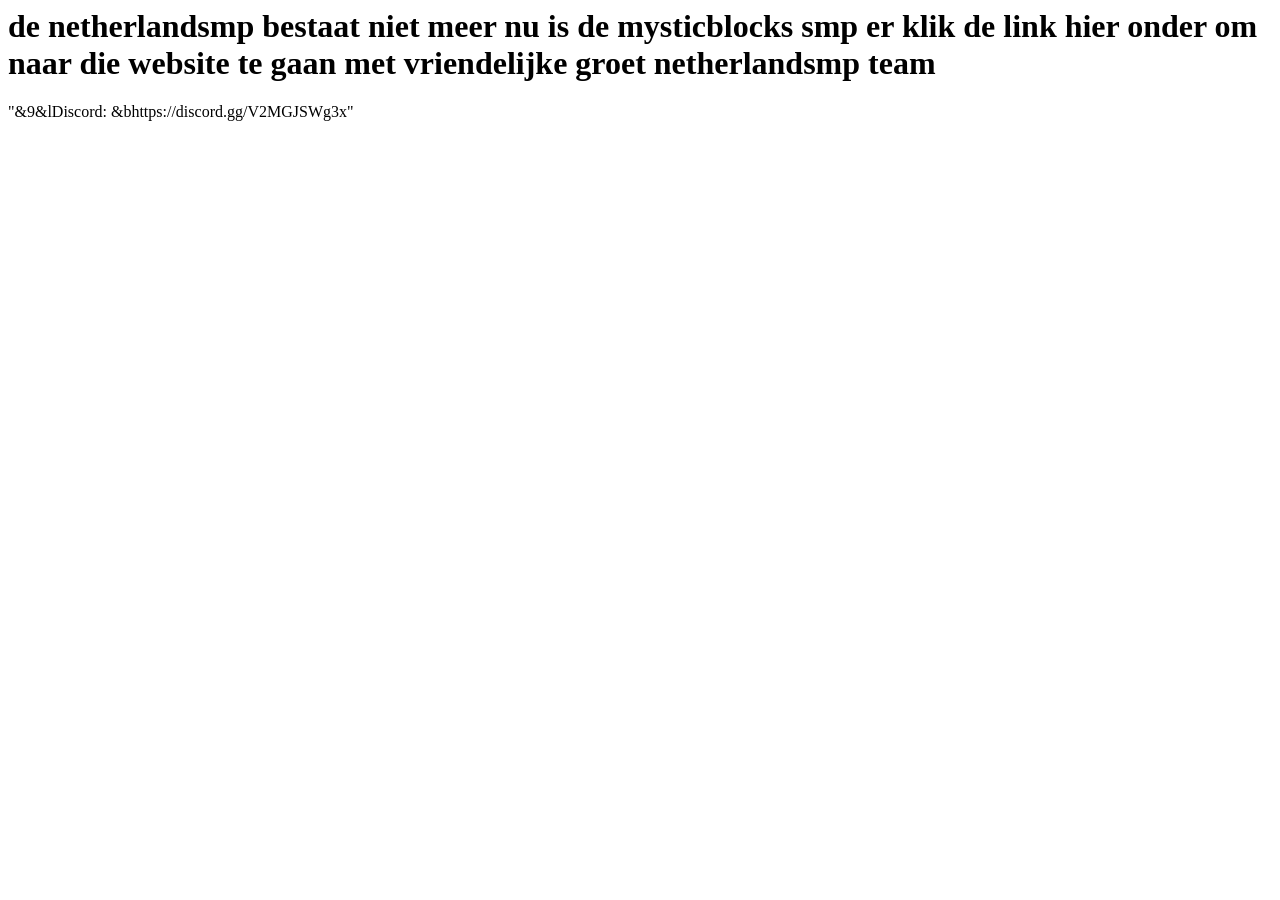
<file: index.html>
<body>
  <html>
    <titel>
      <h1>de netherlandsmp bestaat niet meer nu is de mysticblocks smp er klik de link hier onder om naar die website te gaan met vriendelijke groet netherlandsmp team</h1>
      <p>"&9&lDiscord: <link:https://discord.gg/V2MGJSWg3x>&bhttps://discord.gg/V2MGJSWg3x"</p>
    </titel>
  </html>
</body>
</file>
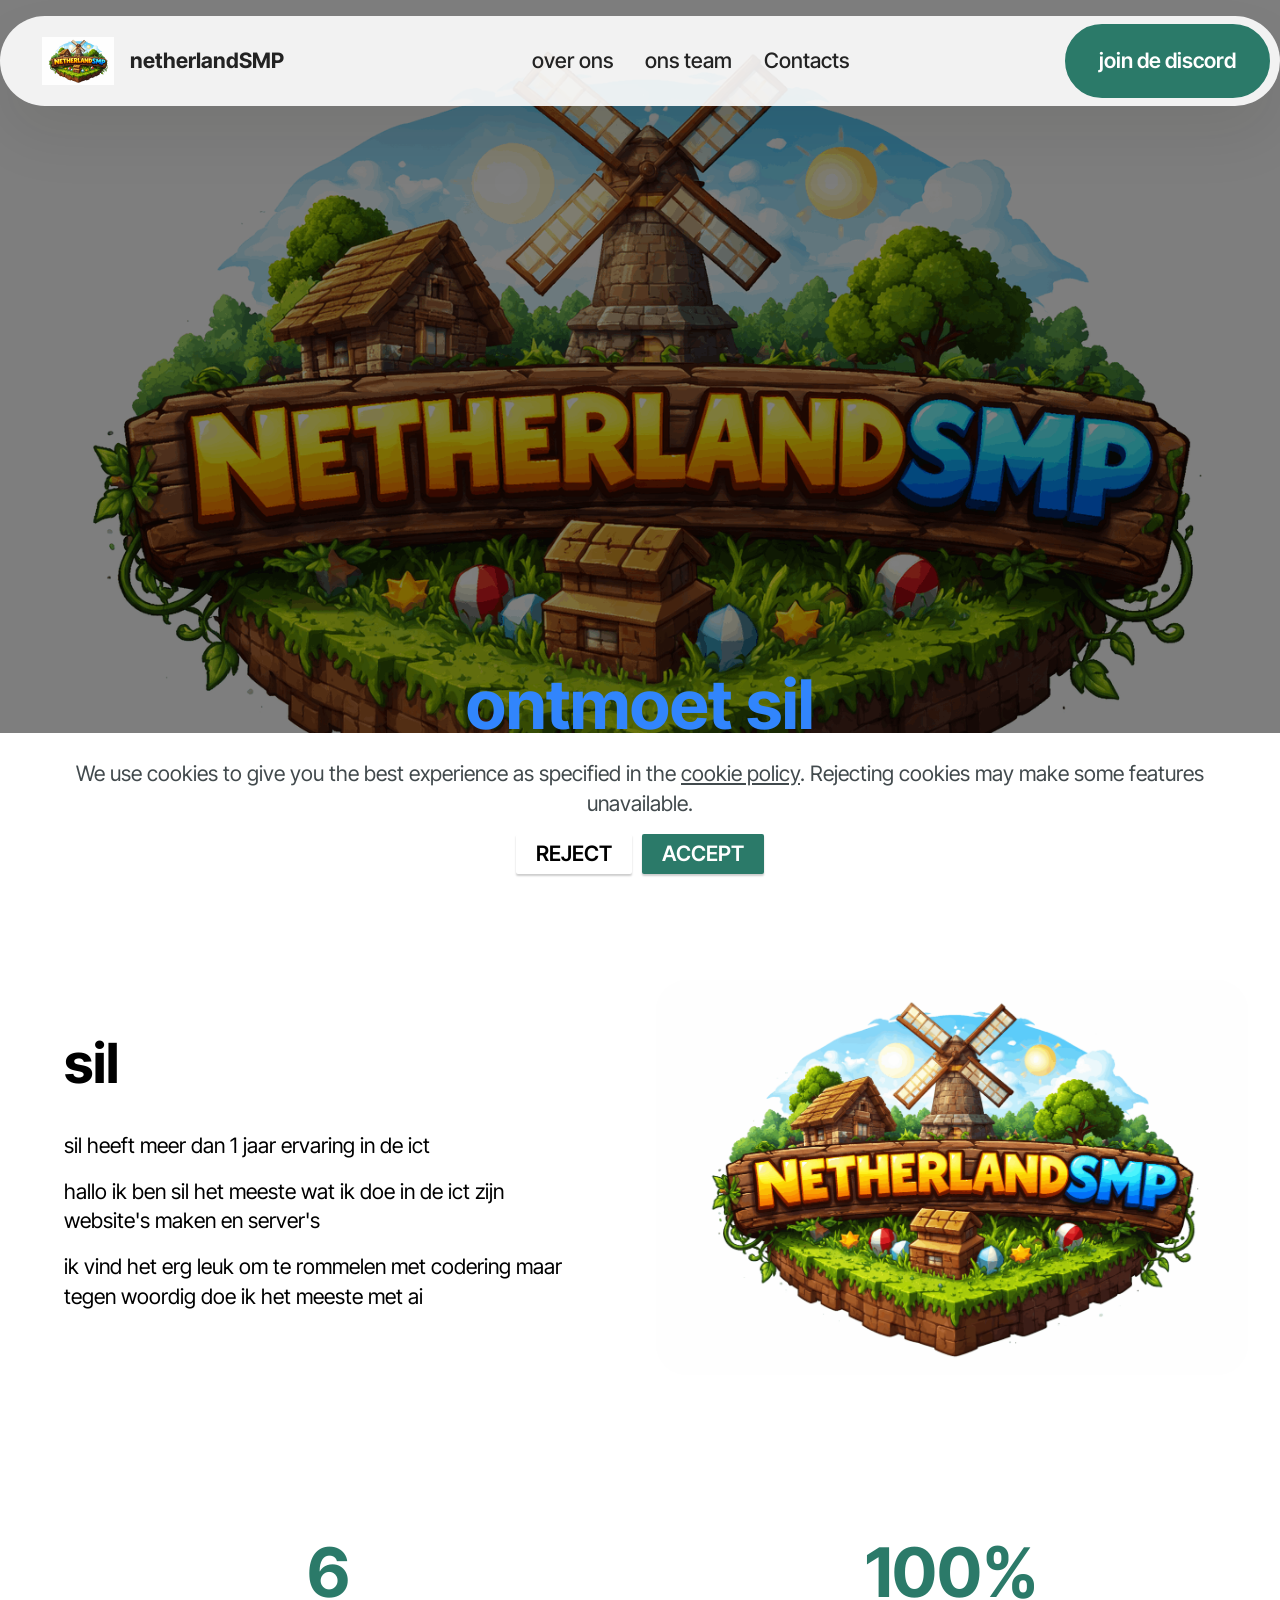
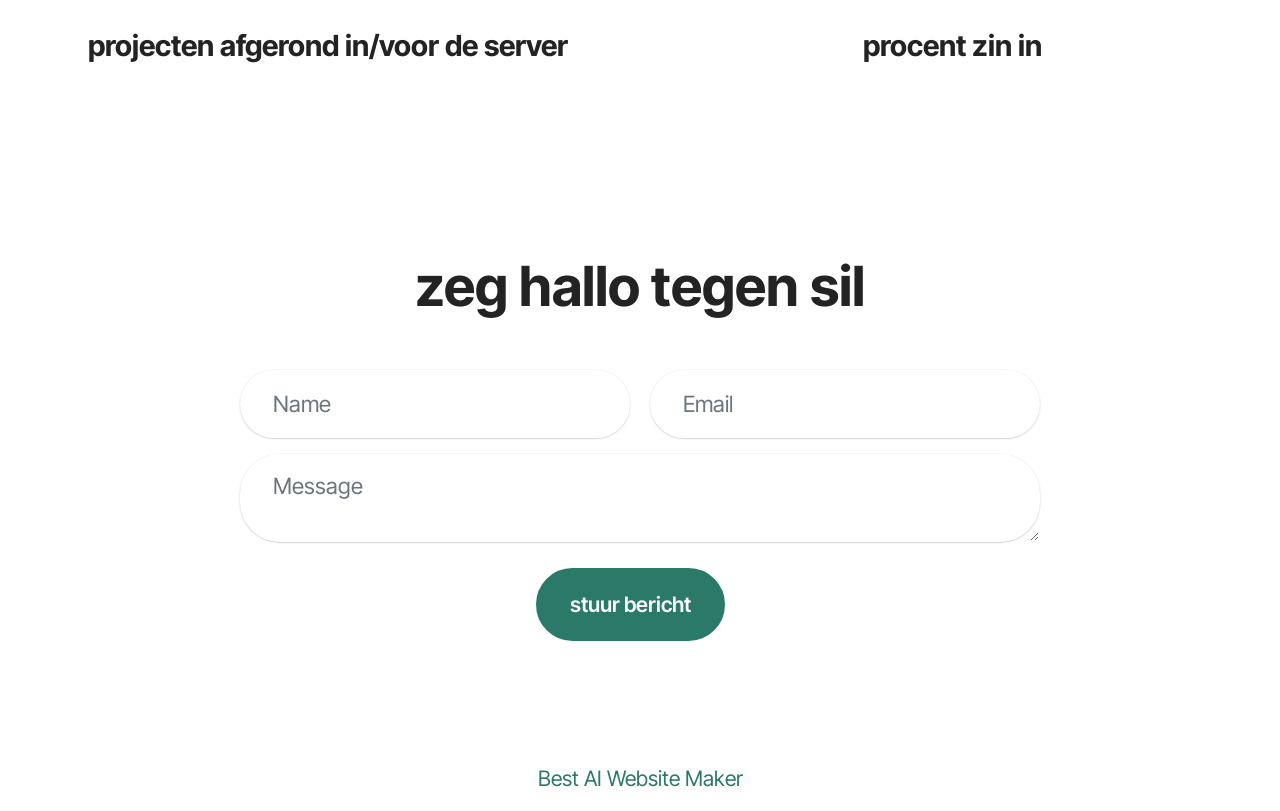
<file: page1.html>
<!DOCTYPE html>
<html  >
<head>
  <!-- Site made with Mobirise Website Builder v6.1.12, https://mobirise.com -->
  <meta charset="UTF-8">
  <meta http-equiv="X-UA-Compatible" content="IE=edge">
  <meta name="generator" content="Mobirise v6.1.12, mobirise.com">
  <meta name="viewport" content="width=device-width, initial-scale=1, minimum-scale=1">
  <link rel="shortcut icon" href="assets/images/netherlandsmp20logo20goed-144x96.png" type="image/x-icon">
  <meta name="description" content="">
  
  
  <title>meet sil</title>
  <link rel="stylesheet" href="assets/web/assets/mobirise-icons2/mobirise2.css">
  <link rel="stylesheet" href="assets/bootstrap/css/bootstrap.min.css">
  <link rel="stylesheet" href="assets/parallax/jarallax.css">
  <link rel="stylesheet" href="assets/animatecss/animate.css">
  <link rel="stylesheet" href="assets/dropdown/css/style.css">
  <link rel="stylesheet" href="assets/theme/css/style.css">
  <link rel="preload" href="https://fonts.googleapis.com/css?family=Inter+Tight:100,200,300,400,500,600,700,800,900,100i,200i,300i,400i,500i,600i,700i,800i,900i&display=swap" as="style" onload="this.onload=null;this.rel='stylesheet'">
  <noscript><link rel="stylesheet" href="https://fonts.googleapis.com/css?family=Inter+Tight:100,200,300,400,500,600,700,800,900,100i,200i,300i,400i,500i,600i,700i,800i,900i&display=swap"></noscript>
  <link rel="preload" as="style" href="assets/mobirise/css/mbr-additional.css?v=4Yuf8i"><link rel="stylesheet" href="assets/mobirise/css/mbr-additional.css?v=4Yuf8i" type="text/css">

  
  
  
</head>
<body>

<!-- Analytics -->
<script type="text/plain">
function copyIP() {
    const ip = "netherlandsmp2.aternos.me";

    navigator.clipboard.writeText(ip).then(function() {
        alert("✅ IP gekopieerd!");
    }).catch(function() {
        const input = document.createElement("input");
        input.value = ip;
        document.body.appendChild(input);
        input.select();
        document.execCommand("copy");
        document.body.removeChild(input);

        alert("✅ IP gekopieerd!");
    });
}
</script>
<!-- /Analytics -->


  
  <section data-bs-version="5.1" class="menu menu2 cid-tJS6tZXiPa" once="menu" id="menu02-0">
	

	<nav class="navbar navbar-dropdown navbar-fixed-top navbar-expand-lg">
		<div class="container">
			<div class="navbar-brand">
				<span class="navbar-logo">
					<a href="index.html#top">
						<img src="assets/images/netherlandsmp20logo20goed-144x96.png" alt="Mobirise Website Builder" style="height: 3rem;">
					</a>
				</span>
				<span class="navbar-caption-wrap"><a class="navbar-caption text-black text-primary display-4" href="index.html#header05-1">netherlandSMP</a></span>
			</div>
			<button class="navbar-toggler" type="button" data-toggle="collapse" data-bs-toggle="collapse" data-target="#navbarSupportedContent" data-bs-target="#navbarSupportedContent" aria-controls="navbarNavAltMarkup" aria-expanded="false" aria-label="Toggle navigation">
				<div class="hamburger">
					<span></span>
					<span></span>
					<span></span>
					<span></span>
				</div>
			</button>
			<div class="collapse navbar-collapse" id="navbarSupportedContent">
				<ul class="navbar-nav nav-dropdown" data-app-modern-menu="true"><li class="nav-item">
						<a class="nav-link link text-black text-primary display-4" href="index.html#header01-7">over ons</a>
					</li>
					<li class="nav-item">
						<a class="nav-link link text-black text-primary display-4" href="index.html#features04-w" aria-expanded="false">ons team</a>
					</li>
					<li class="nav-item">
						<a class="nav-link link text-black text-primary display-4" href="index.html#form02-6">Contacts</a>
					</li></ul>
				
				<div class="navbar-buttons mbr-section-btn"><a class="btn btn-primary display-4" href="https://discord.gg/MqGPSrWAp6">join de discord</a></div>
			</div>
		</div>
	</nav>
</section>

<section data-bs-version="5.1" class="header18 cid-vew3mYZG6Y mbr-fullscreen mbr-parallax-background" id="hero-16-vew3mYZG6Y">
  

  <div class="mbr-overlay" style="opacity: 0.5; background-color: rgb(0, 0, 0);"></div>
  <div class="container-fluid">
    <div class="row">
      <div class="content-wrap col-12 col-md-12">
        <h1 class="mbr-section-title mbr-fonts-style mbr-white mb-4 display-1"><strong>ontmoet sil</strong></h1>
        
        <p class="mbr-fonts-style mbr-text mbr-white mb-4 display-7">manager,it &amp; moderater op de server&nbsp;</p>
        
      </div>
    </div>
  </div>
</section>

<section data-bs-version="5.1" class="article4 cid-vew3mZ0aNd" id="generic-text-4-vew3mZ0aNd">
	

	
	

	<div class="container">
		<div class="row justify-content-center">
			<div class="col-12 col-md-12 col-lg-6 image-wrapper">
				<img class="w-100" src="assets/images/netherlandsmp20logo20goed-1256x837.png" alt="Mobirise Website Builder">
			</div>
			<div class="col-12 col-md-12 col-lg">
				<div class="text-wrapper align-left">
					<h1 class="mbr-section-title mbr-fonts-style mb-4 display-2"><strong>sil</strong></h1>
					<p class="mbr-text mbr-fonts-style mb-3 display-7">sil heeft meer dan 1 jaar ervaring in de ict&nbsp;</p>

					<p class="mbr-text mbr-fonts-style mb-3 display-7">hallo ik ben sil het meeste wat ik doe in de ict zijn website's maken en server's</p>
					<p class="mbr-text mbr-fonts-style mb-3 display-7">ik vind het erg leuk om te rommelen met codering maar tegen woordig doe ik het meeste met ai</p>
					
				</div>
			</div>
		</div>
	</div>
</section>

<section data-bs-version="5.1" class="features023 cid-vew3mZeW4O" id="metrics-1-vew3mZeW4O">

    

    
    
    <div class="container">
        
        <div class="row content-row justify-content-center">
            
            
            <div class="item features-without-image col-12 col-md-6 col-lg-6 item-mb active">
                <div class="item-wrapper">
                    <div class="title mb-2 mb-md-3">
                        <span class="num mbr-fonts-style display-1"><strong>6</strong></span>
                    </div>
                    <h4 class="card-title mbr-fonts-style display-5"><strong>projecten afgerond in/voor de server</strong></h4>
                    
                </div>
            </div><div class="item features-without-image col-12 col-md-6 col-lg-6 item-mb">
                <div class="item-wrapper">
                    <div class="title mb-2 mb-md-3">
                        <span class="num mbr-fonts-style display-1"><strong>100%</strong></span>
                    </div>
                    <h4 class="card-title mbr-fonts-style display-5"><strong>procent zin in</strong></h4>
                    
                </div>
            </div>
        </div>
    </div>
</section>

<section data-bs-version="5.1" class="form5 cid-vew3mZfiiB" id="contact-form-3-vew3mZfiiB">
    
    
    <div class="container">
        <div class="row justify-content-center">
            <div class="col-12 content-head">
                <div class="mbr-section-head mb-5">
                    <h3 class="mbr-section-title mbr-fonts-style align-center mb-0 display-2"><strong>zeg hallo tegen sil</strong></h3>
                    
                </div>
            </div>
        </div>
        <div class="row justify-content-center">
            <div class="col-lg-8 mx-auto mbr-form" data-form-type="formoid">
                <form action="https://mobirise.eu/" method="POST" class="mbr-form form-with-styler" data-form-title="Form Name"><input type="hidden" name="email" data-form-email="true" value="0Kj2YhfqW2tRP8v0I2PHCi8h0aHAbRJa6Mzr3qX6LfoLM6nXF+EMjR4ZcNKgeoYOlSJLb/AZItxxxH3Bg38is7VrZISPwb4RVgvO7Gy9l2eqcN4hk2FDNyKEekg5ombV">
                    <div class="row">
                        <div hidden="hidden" data-form-alert="" class="alert alert-success col-12">Thanks for filling out the form!</div>
                        <div hidden="hidden" data-form-alert-danger="" class="alert alert-danger col-12">
                            Oops...! some problem!
                        </div>
                    </div>
                    <div class="dragArea row">
                        <div class="col-md col-sm-12 form-group mb-3" data-for="name">
                            <input type="text" name="name" placeholder="Name" data-form-field="name" class="form-control" value="" id="name-contact-form-3-vew3mZfiiB">
                        </div>
                        <div class="col-md col-sm-12 form-group mb-3" data-for="email">
                            <input type="email" name="email" placeholder="Email" data-form-field="email" class="form-control" value="" id="email-contact-form-3-vew3mZfiiB">
                        </div>
                        
                        <div class="col-12 form-group mb-3" data-for="textarea">
                            <textarea name="textarea" placeholder="Message" data-form-field="textarea" class="form-control" id="textarea-contact-form-3-vew3mZfiiB"></textarea>
                        </div>
                        <div class="col-lg-12 col-md-12 col-sm-12 align-center mbr-section-btn"><button type="submit" class="btn btn-primary display-7">stuur bericht</button></div>
                    </div>
                </form>
            </div>
        </div>
    </div>
</section><section class="display-7" style="padding: 0;align-items: center;justify-content: center;flex-wrap: wrap;    align-content: center;display: flex;position: relative;height: 4rem;"><a href="https://mobiri.se/" style="flex: 1 1;height: 4rem;position: absolute;width: 100%;z-index: 1;"><img alt="" style="height: 4rem;" src="[data-uri]"></a><p style="margin: 0;text-align: center;" class="display-7">&#8204;</p><a style="z-index:1" href="https://mobirise.com/builder/ai-website-maker.html">Best AI Website Maker</a></section><script type="text/plain" data-src="assets/bootstrap/js/bootstrap.bundle.min.js"></script><script type="text/plain" data-src="assets/parallax/jarallax.js"></script><script src="assets/web/assets/cookies-alert-plugin/cookies-alert-core.js"></script><script src="assets/web/assets/cookies-alert-plugin/cookies-alert-script.js"></script><script type="text/plain" data-src="assets/smoothscroll/smooth-scroll.js"></script><script type="text/plain" data-src="assets/ytplayer/index.js"></script><script type="text/plain" data-src="assets/dropdown/js/navbar-dropdown.js"></script><script type="text/plain" data-src="assets/theme/js/script.js"></script><script type="text/plain" data-src="assets/formoid/formoid.min.js"></script>
  
  
<input name="cookieData" type="hidden" data-cookie-cookiesAlertType='2' data-cookie-customDialogSelector='null' data-cookie-colorText='#424a4d' data-cookie-colorBg='rgb(255, 255, 255)' data-cookie-opacityOverlay='0' data-cookie-bgOpacity='100' data-cookie-textButton='ACCEPT' data-cookie-rejectText='REJECT' data-cookie-colorButton='#2b7a69' data-cookie-rejectColor='#ffffff' data-cookie-colorLink='#424a4d' data-cookie-underlineLink='true' data-cookie-text="We use cookies to give you the best experience as specified in the <a href='privacy.html'>cookie policy</a>. Rejecting cookies may make some features unavailable.">
    <input name="animation" type="hidden">
  </body>
</html>
</file>
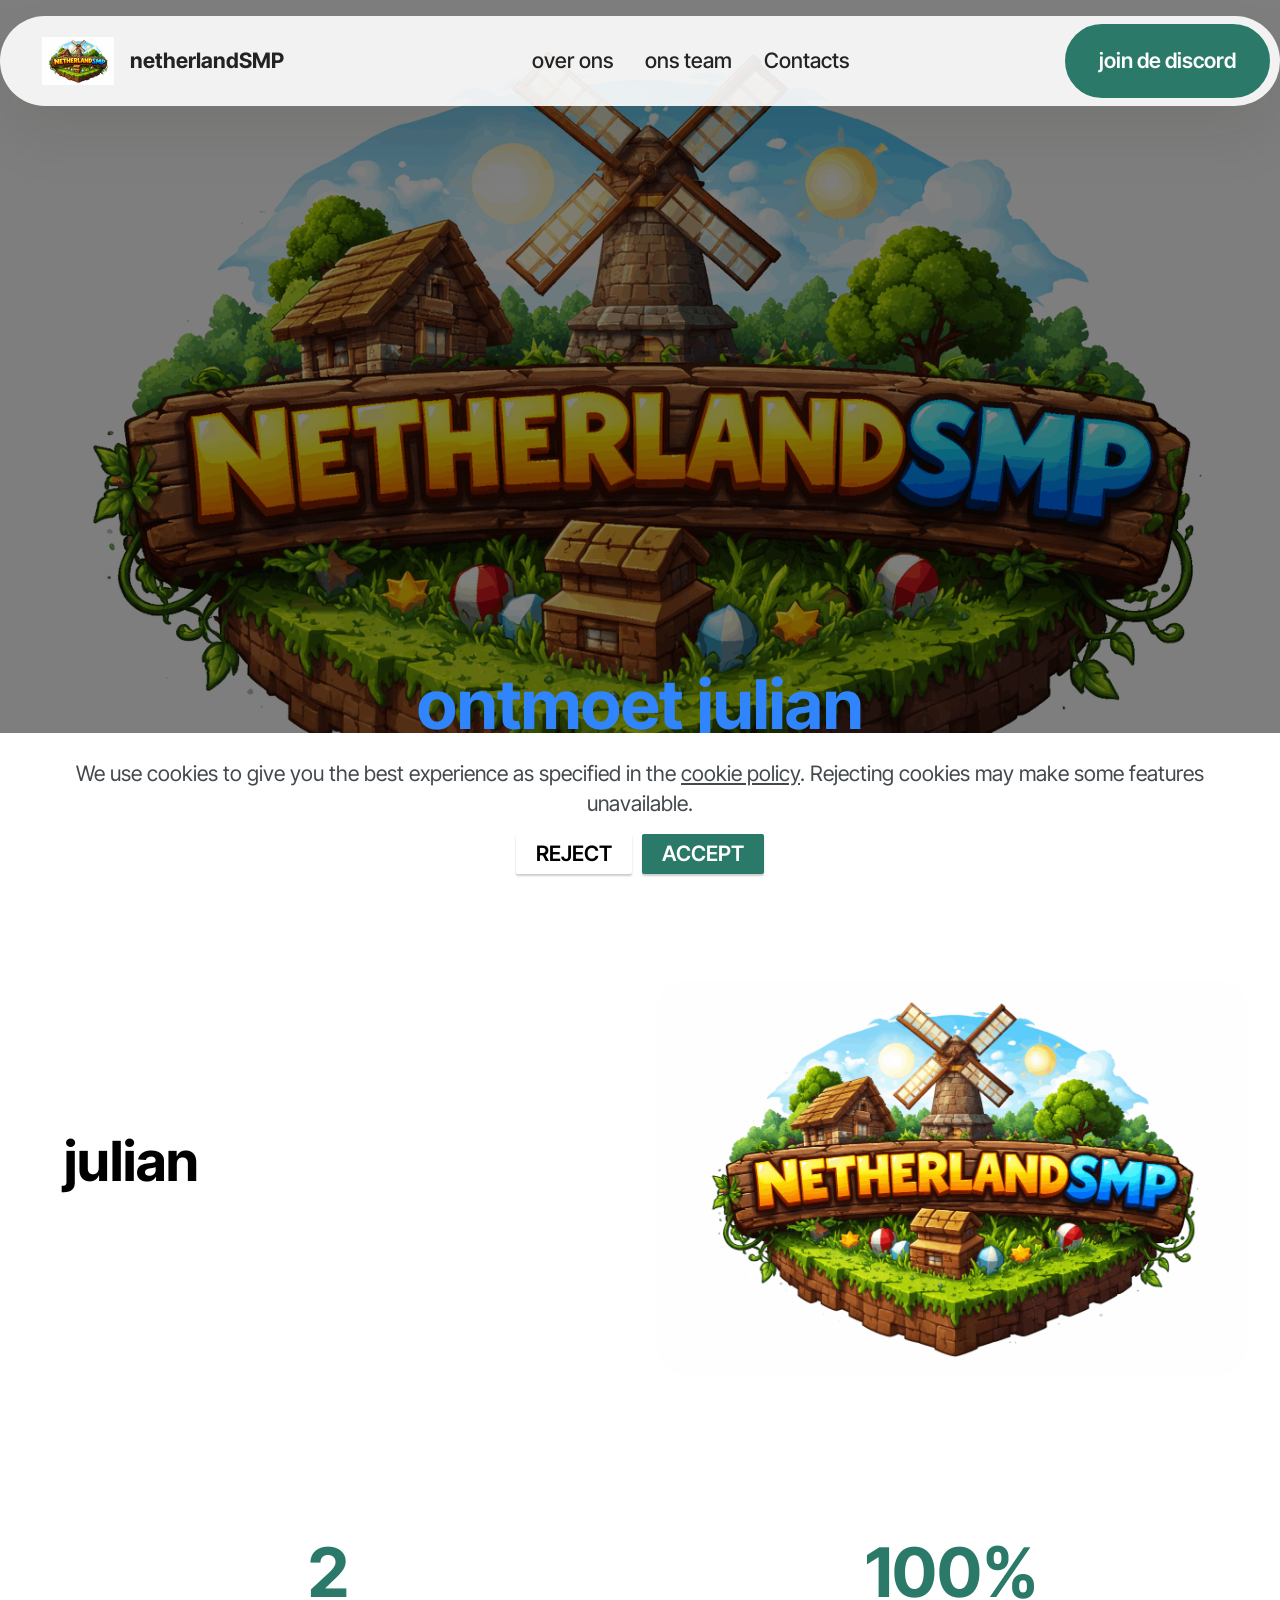
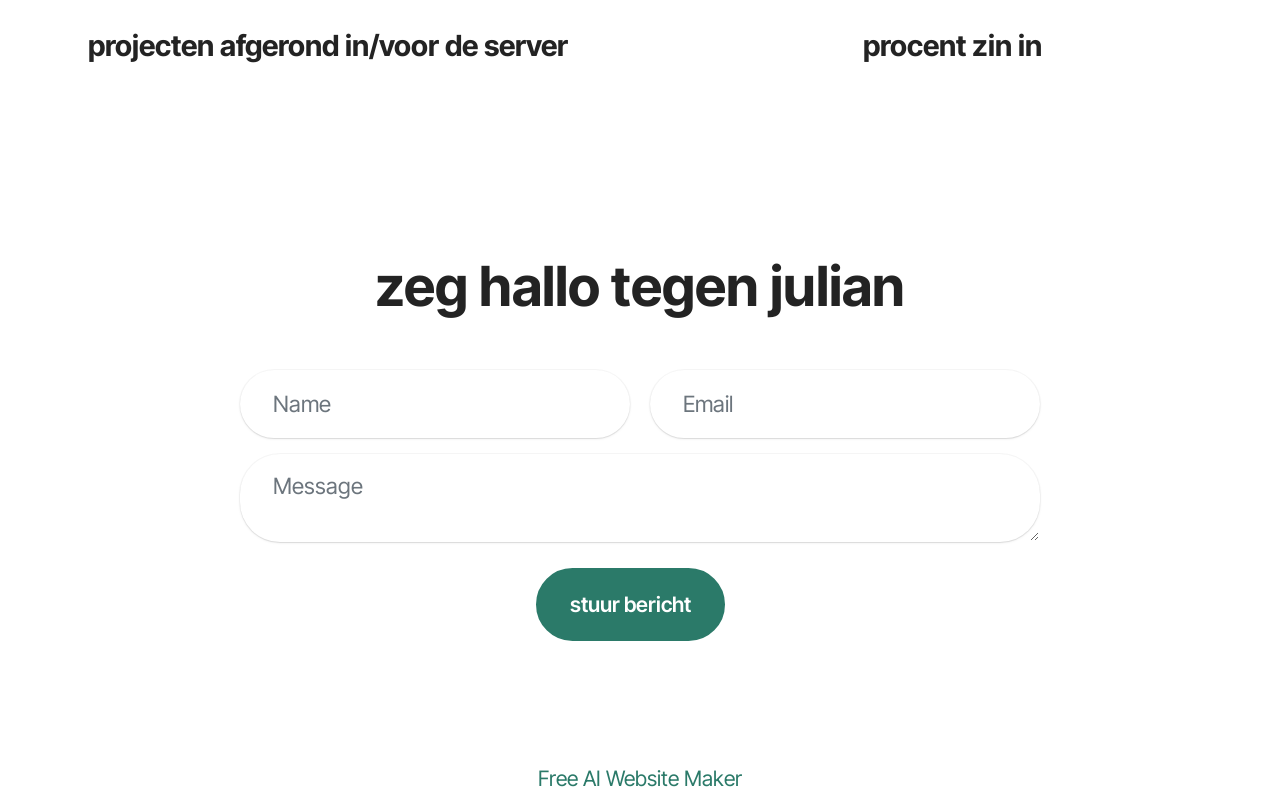
<file: page2.html>
<!DOCTYPE html>
<html  >
<head>
  <!-- Site made with Mobirise Website Builder v6.1.12, https://mobirise.com -->
  <meta charset="UTF-8">
  <meta http-equiv="X-UA-Compatible" content="IE=edge">
  <meta name="generator" content="Mobirise v6.1.12, mobirise.com">
  <meta name="viewport" content="width=device-width, initial-scale=1, minimum-scale=1">
  <link rel="shortcut icon" href="assets/images/netherlandsmp20logo20goed-144x96.png" type="image/x-icon">
  <meta name="description" content="">
  
  
  <title>meet julian</title>
  <link rel="stylesheet" href="assets/web/assets/mobirise-icons2/mobirise2.css">
  <link rel="stylesheet" href="assets/bootstrap/css/bootstrap.min.css">
  <link rel="stylesheet" href="assets/parallax/jarallax.css">
  <link rel="stylesheet" href="assets/animatecss/animate.css">
  <link rel="stylesheet" href="assets/dropdown/css/style.css">
  <link rel="stylesheet" href="assets/theme/css/style.css">
  <link rel="preload" href="https://fonts.googleapis.com/css?family=Inter+Tight:100,200,300,400,500,600,700,800,900,100i,200i,300i,400i,500i,600i,700i,800i,900i&display=swap" as="style" onload="this.onload=null;this.rel='stylesheet'">
  <noscript><link rel="stylesheet" href="https://fonts.googleapis.com/css?family=Inter+Tight:100,200,300,400,500,600,700,800,900,100i,200i,300i,400i,500i,600i,700i,800i,900i&display=swap"></noscript>
  <link rel="preload" as="style" href="assets/mobirise/css/mbr-additional.css?v=L25dlU"><link rel="stylesheet" href="assets/mobirise/css/mbr-additional.css?v=L25dlU" type="text/css">

  
  
  
</head>
<body>

<!-- Analytics -->
<script type="text/plain">
function copyIP() {
    const ip = "netherlandsmp2.aternos.me";

    navigator.clipboard.writeText(ip).then(function() {
        alert("✅ IP gekopieerd!");
    }).catch(function() {
        const input = document.createElement("input");
        input.value = ip;
        document.body.appendChild(input);
        input.select();
        document.execCommand("copy");
        document.body.removeChild(input);

        alert("✅ IP gekopieerd!");
    });
}
</script>
<!-- /Analytics -->


  
  <section data-bs-version="5.1" class="menu menu2 cid-vewHMvrauu" once="menu" id="menu02-26">
	

	<nav class="navbar navbar-dropdown navbar-fixed-top navbar-expand-lg">
		<div class="container">
			<div class="navbar-brand">
				<span class="navbar-logo">
					<a href="index.html#top">
						<img src="assets/images/netherlandsmp20logo20goed-144x96.png" alt="Mobirise Website Builder" style="height: 3rem;">
					</a>
				</span>
				<span class="navbar-caption-wrap"><a class="navbar-caption text-black text-primary display-4" href="index.html#header05-1">netherlandSMP</a></span>
			</div>
			<button class="navbar-toggler" type="button" data-toggle="collapse" data-bs-toggle="collapse" data-target="#navbarSupportedContent" data-bs-target="#navbarSupportedContent" aria-controls="navbarNavAltMarkup" aria-expanded="false" aria-label="Toggle navigation">
				<div class="hamburger">
					<span></span>
					<span></span>
					<span></span>
					<span></span>
				</div>
			</button>
			<div class="collapse navbar-collapse" id="navbarSupportedContent">
				<ul class="navbar-nav nav-dropdown" data-app-modern-menu="true"><li class="nav-item">
						<a class="nav-link link text-black text-primary display-4" href="index.html#header01-7">over ons</a>
					</li>
					<li class="nav-item">
						<a class="nav-link link text-black text-primary display-4" href="index.html#features04-w" aria-expanded="false">ons team</a>
					</li>
					<li class="nav-item">
						<a class="nav-link link text-black text-primary display-4" href="index.html#form02-6">Contacts</a>
					</li></ul>
				
				<div class="navbar-buttons mbr-section-btn"><a class="btn btn-primary display-4" href="https://discord.gg/MqGPSrWAp6">join de discord</a></div>
			</div>
		</div>
	</nav>
</section>

<section data-bs-version="5.1" class="header18 cid-vewHMvKOto mbr-fullscreen mbr-parallax-background" id="header18-27">
  

  <div class="mbr-overlay" style="opacity: 0.5; background-color: rgb(0, 0, 0);"></div>
  <div class="container-fluid">
    <div class="row">
      <div class="content-wrap col-12 col-md-12">
        <h1 class="mbr-section-title mbr-fonts-style mbr-white mb-4 display-1"><strong>ontmoet julian</strong></h1>
        
        <p class="mbr-fonts-style mbr-text mbr-white mb-4 display-7">creatieve leider &amp; moderator op de server&nbsp;</p>
        
      </div>
    </div>
  </div>
</section>

<section data-bs-version="5.1" class="article4 cid-vewHMvXh38" id="article04-28">
	

	
	

	<div class="container">
		<div class="row justify-content-center">
			<div class="col-12 col-md-12 col-lg-6 image-wrapper">
				<img class="w-100" src="assets/images/netherlandsmp20logo20goed-1256x837.png" alt="Mobirise Website Builder">
			</div>
			<div class="col-12 col-md-12 col-lg">
				<div class="text-wrapper align-left">
					<h1 class="mbr-section-title mbr-fonts-style mb-4 display-2"><strong>julian</strong></h1>
					<p class="mbr-text mbr-fonts-style mb-3 display-7"></p>

					<p class="mbr-text mbr-fonts-style mb-3 display-7"></p>
					<p class="mbr-text mbr-fonts-style mb-3 display-7"></p>
					
				</div>
			</div>
		</div>
	</div>
</section>

<section data-bs-version="5.1" class="features023 cid-vewHMw7DEc" id="features023-29">

    

    
    
    <div class="container">
        
        <div class="row content-row justify-content-center">
            
            
            <div class="item features-without-image col-12 col-md-6 col-lg-6 item-mb active">
                <div class="item-wrapper">
                    <div class="title mb-2 mb-md-3">
                        <span class="num mbr-fonts-style display-1"><strong>2</strong></span>
                    </div>
                    <h4 class="card-title mbr-fonts-style display-5"><strong>projecten afgerond in/voor de server</strong></h4>
                    
                </div>
            </div><div class="item features-without-image col-12 col-md-6 col-lg-6 item-mb">
                <div class="item-wrapper">
                    <div class="title mb-2 mb-md-3">
                        <span class="num mbr-fonts-style display-1"><strong>100%</strong></span>
                    </div>
                    <h4 class="card-title mbr-fonts-style display-5"><strong>procent zin in</strong></h4>
                    
                </div>
            </div>
        </div>
    </div>
</section>

<section data-bs-version="5.1" class="form5 cid-vewHMwoAEU" id="form02-2a">
    
    
    <div class="container">
        <div class="row justify-content-center">
            <div class="col-12 content-head">
                <div class="mbr-section-head mb-5">
                    <h3 class="mbr-section-title mbr-fonts-style align-center mb-0 display-2"><strong>zeg hallo tegen julian</strong></h3>
                    
                </div>
            </div>
        </div>
        <div class="row justify-content-center">
            <div class="col-lg-8 mx-auto mbr-form" data-form-type="formoid">
                <form action="https://mobirise.eu/" method="POST" class="mbr-form form-with-styler" data-form-title="Form Name"><input type="hidden" name="email" data-form-email="true" value="lsmkY5zimAx+M/SaEvKEbXAfHlTy2CfBeNLmQf4byGSvtEmR+aNmKHX+9PfBorMU2YVeZn3kUcQ0LXXpJ9jYqH8jVCj6582+IS72301eGCFoPmCzcamF0b8bTNvXvLsJ">
                    <div class="row">
                        <div hidden="hidden" data-form-alert="" class="alert alert-success col-12">Thanks for filling out the form!</div>
                        <div hidden="hidden" data-form-alert-danger="" class="alert alert-danger col-12">
                            Oops...! some problem!
                        </div>
                    </div>
                    <div class="dragArea row">
                        <div class="col-md col-sm-12 form-group mb-3" data-for="name">
                            <input type="text" name="name" placeholder="Name" data-form-field="name" class="form-control" value="" id="name-form02-2a">
                        </div>
                        <div class="col-md col-sm-12 form-group mb-3" data-for="email">
                            <input type="email" name="email" placeholder="Email" data-form-field="email" class="form-control" value="" id="email-form02-2a">
                        </div>
                        
                        <div class="col-12 form-group mb-3" data-for="textarea">
                            <textarea name="textarea" placeholder="Message" data-form-field="textarea" class="form-control" id="textarea-form02-2a"></textarea>
                        </div>
                        <div class="col-lg-12 col-md-12 col-sm-12 align-center mbr-section-btn"><button type="submit" class="btn btn-primary display-7">stuur bericht</button></div>
                    </div>
                </form>
            </div>
        </div>
    </div>
</section><section class="display-7" style="padding: 0;align-items: center;justify-content: center;flex-wrap: wrap;    align-content: center;display: flex;position: relative;height: 4rem;"><a href="https://mobiri.se/" style="flex: 1 1;height: 4rem;position: absolute;width: 100%;z-index: 1;"><img alt="" style="height: 4rem;" src="[data-uri]"></a><p style="margin: 0;text-align: center;" class="display-7">&#8204;</p><a style="z-index:1" href="https://mobirise.com/builder/ai-website-maker.html">Free AI Website Maker</a></section><script type="text/plain" data-src="assets/bootstrap/js/bootstrap.bundle.min.js"></script><script type="text/plain" data-src="assets/parallax/jarallax.js"></script><script src="assets/web/assets/cookies-alert-plugin/cookies-alert-core.js"></script><script src="assets/web/assets/cookies-alert-plugin/cookies-alert-script.js"></script><script type="text/plain" data-src="assets/smoothscroll/smooth-scroll.js"></script><script type="text/plain" data-src="assets/ytplayer/index.js"></script><script type="text/plain" data-src="assets/dropdown/js/navbar-dropdown.js"></script><script type="text/plain" data-src="assets/theme/js/script.js"></script><script type="text/plain" data-src="assets/formoid/formoid.min.js"></script>
  
  
<input name="cookieData" type="hidden" data-cookie-cookiesAlertType='2' data-cookie-customDialogSelector='null' data-cookie-colorText='#424a4d' data-cookie-colorBg='rgb(255, 255, 255)' data-cookie-opacityOverlay='0' data-cookie-bgOpacity='100' data-cookie-textButton='ACCEPT' data-cookie-rejectText='REJECT' data-cookie-colorButton='#2b7a69' data-cookie-rejectColor='#ffffff' data-cookie-colorLink='#424a4d' data-cookie-underlineLink='true' data-cookie-text="We use cookies to give you the best experience as specified in the <a href='privacy.html'>cookie policy</a>. Rejecting cookies may make some features unavailable.">
    <input name="animation" type="hidden">
  </body>
</html>
</file>
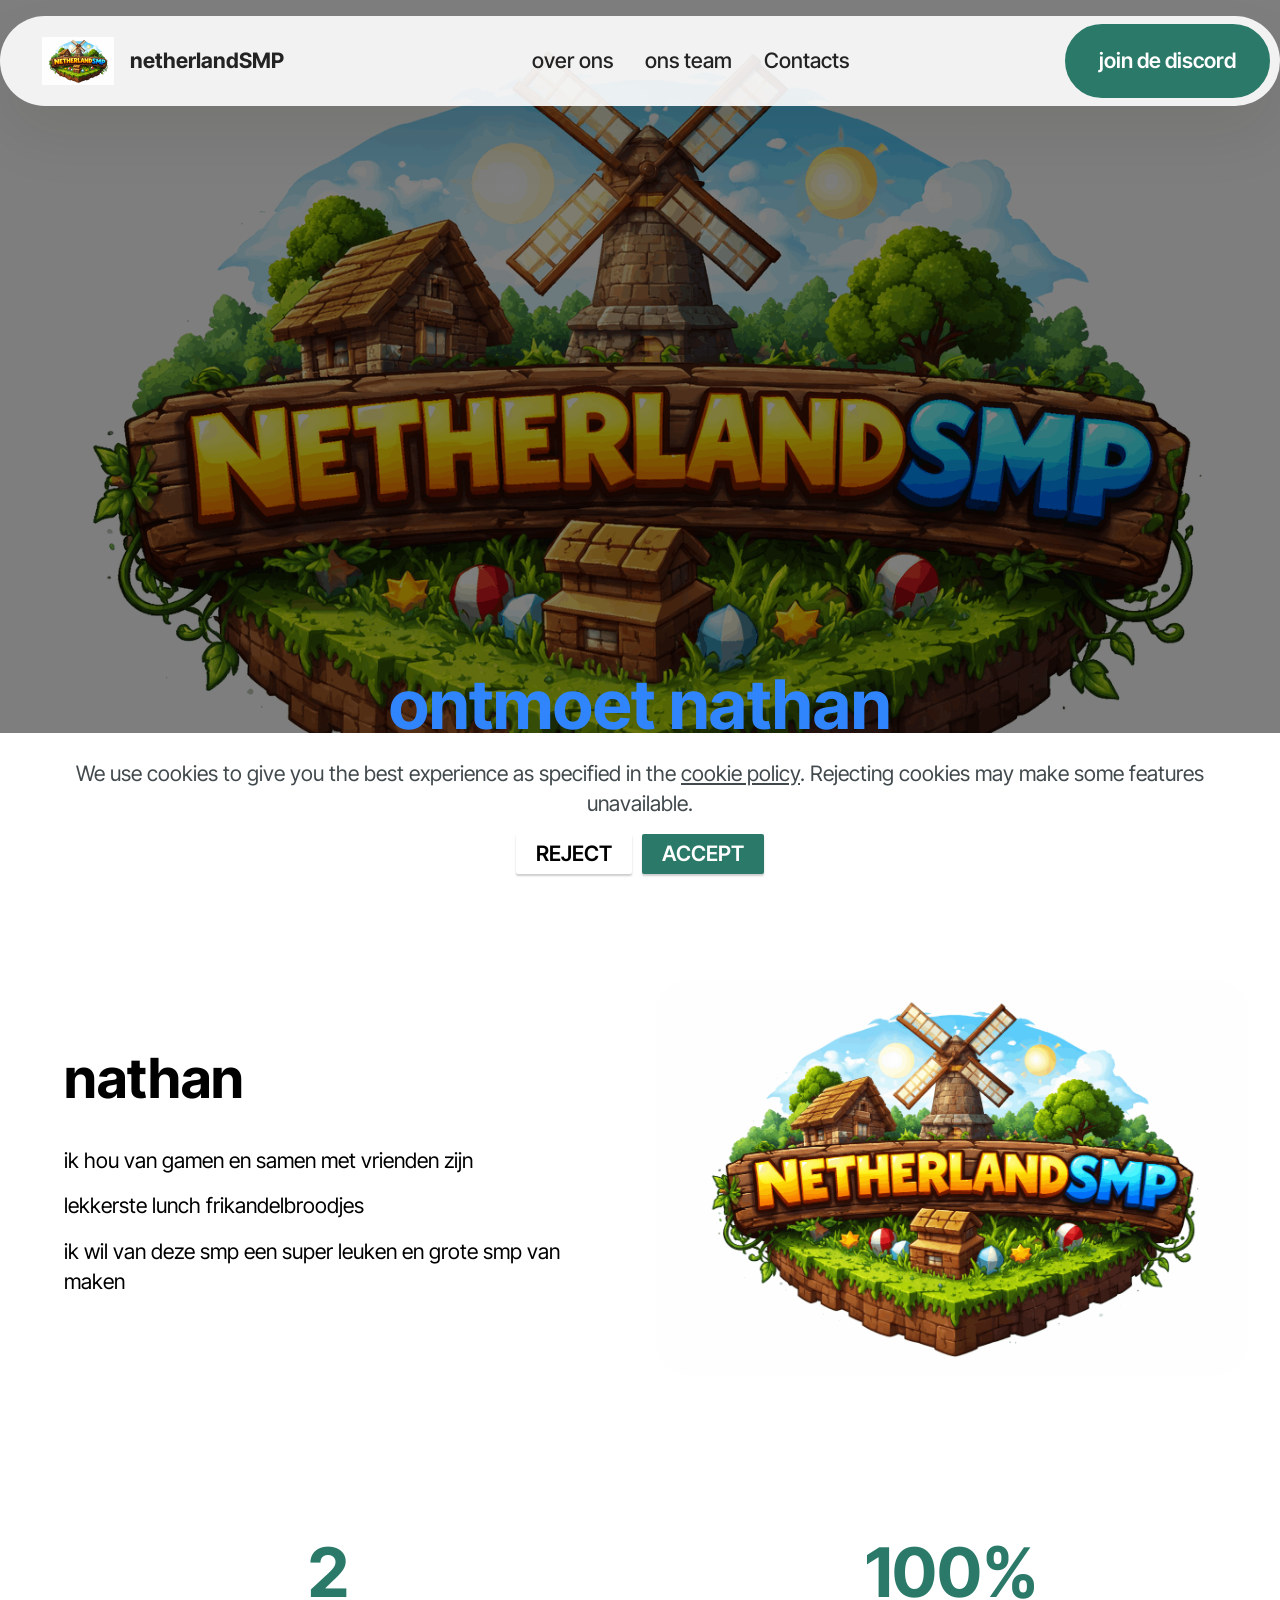
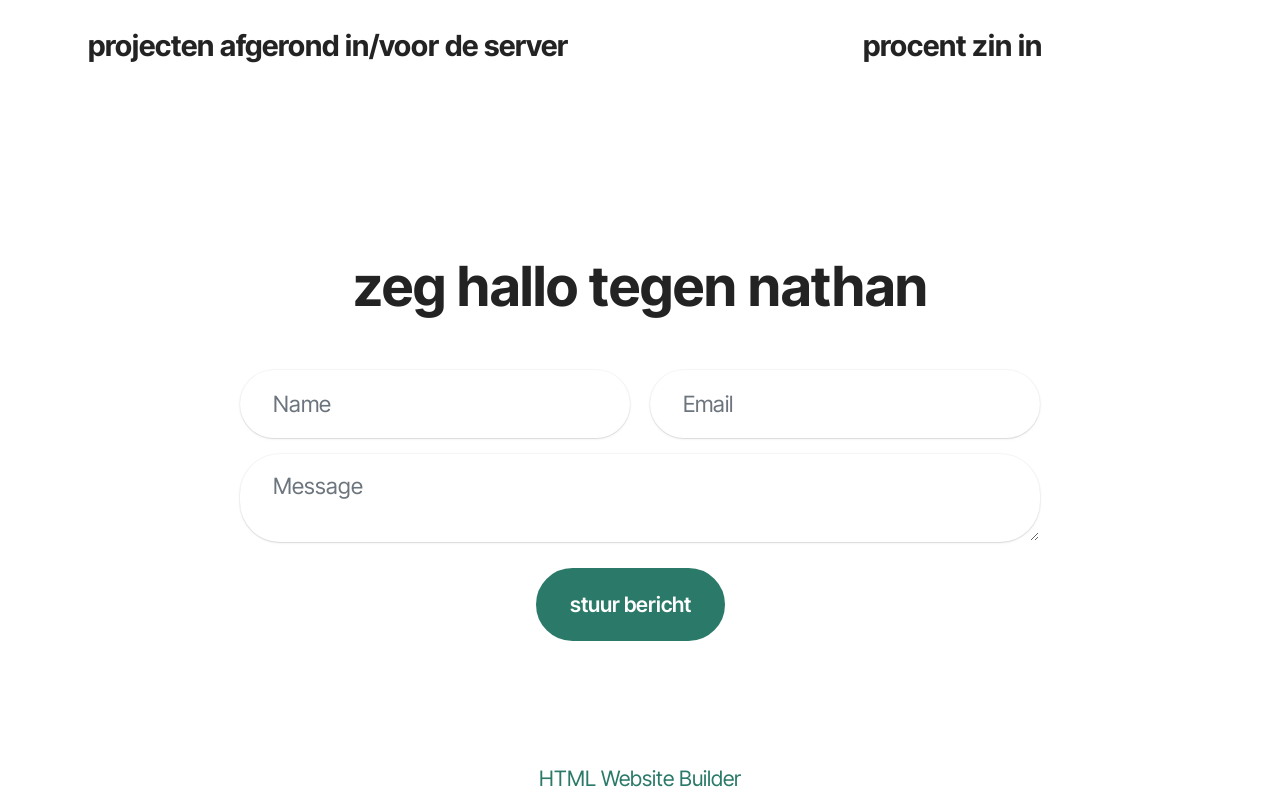
<file: page3.html>
<!DOCTYPE html>
<html  >
<head>
  <!-- Site made with Mobirise Website Builder v6.1.12, https://mobirise.com -->
  <meta charset="UTF-8">
  <meta http-equiv="X-UA-Compatible" content="IE=edge">
  <meta name="generator" content="Mobirise v6.1.12, mobirise.com">
  <meta name="viewport" content="width=device-width, initial-scale=1, minimum-scale=1">
  <link rel="shortcut icon" href="assets/images/netherlandsmp20logo20goed-144x96.png" type="image/x-icon">
  <meta name="description" content="">
  
  
  <title>meet nathan</title>
  <link rel="stylesheet" href="assets/web/assets/mobirise-icons2/mobirise2.css">
  <link rel="stylesheet" href="assets/bootstrap/css/bootstrap.min.css">
  <link rel="stylesheet" href="assets/parallax/jarallax.css">
  <link rel="stylesheet" href="assets/animatecss/animate.css">
  <link rel="stylesheet" href="assets/dropdown/css/style.css">
  <link rel="stylesheet" href="assets/theme/css/style.css">
  <link rel="preload" href="https://fonts.googleapis.com/css?family=Inter+Tight:100,200,300,400,500,600,700,800,900,100i,200i,300i,400i,500i,600i,700i,800i,900i&display=swap" as="style" onload="this.onload=null;this.rel='stylesheet'">
  <noscript><link rel="stylesheet" href="https://fonts.googleapis.com/css?family=Inter+Tight:100,200,300,400,500,600,700,800,900,100i,200i,300i,400i,500i,600i,700i,800i,900i&display=swap"></noscript>
  <link rel="preload" as="style" href="assets/mobirise/css/mbr-additional.css?v=JJeNA0"><link rel="stylesheet" href="assets/mobirise/css/mbr-additional.css?v=JJeNA0" type="text/css">

  
  
  
</head>
<body>

<!-- Analytics -->
<script type="text/plain">
function copyIP() {
    const ip = "netherlandsmp2.aternos.me";

    navigator.clipboard.writeText(ip).then(function() {
        alert("✅ IP gekopieerd!");
    }).catch(function() {
        const input = document.createElement("input");
        input.value = ip;
        document.body.appendChild(input);
        input.select();
        document.execCommand("copy");
        document.body.removeChild(input);

        alert("✅ IP gekopieerd!");
    });
}
</script>
<!-- /Analytics -->


  
  <section data-bs-version="5.1" class="menu menu2 cid-veAL6yJKP4" once="menu" id="menu02-2h">
	

	<nav class="navbar navbar-dropdown navbar-fixed-top navbar-expand-lg">
		<div class="container">
			<div class="navbar-brand">
				<span class="navbar-logo">
					<a href="index.html#top">
						<img src="assets/images/netherlandsmp20logo20goed-144x96.png" alt="Mobirise Website Builder" style="height: 3rem;">
					</a>
				</span>
				<span class="navbar-caption-wrap"><a class="navbar-caption text-black text-primary display-4" href="index.html#header05-1">netherlandSMP</a></span>
			</div>
			<button class="navbar-toggler" type="button" data-toggle="collapse" data-bs-toggle="collapse" data-target="#navbarSupportedContent" data-bs-target="#navbarSupportedContent" aria-controls="navbarNavAltMarkup" aria-expanded="false" aria-label="Toggle navigation">
				<div class="hamburger">
					<span></span>
					<span></span>
					<span></span>
					<span></span>
				</div>
			</button>
			<div class="collapse navbar-collapse" id="navbarSupportedContent">
				<ul class="navbar-nav nav-dropdown" data-app-modern-menu="true"><li class="nav-item">
						<a class="nav-link link text-black text-primary display-4" href="index.html#header01-7">over ons</a>
					</li>
					<li class="nav-item">
						<a class="nav-link link text-black text-primary display-4" href="index.html#features04-w" aria-expanded="false">ons team</a>
					</li>
					<li class="nav-item">
						<a class="nav-link link text-black text-primary display-4" href="index.html#form02-6">Contacts</a>
					</li></ul>
				
				<div class="navbar-buttons mbr-section-btn"><a class="btn btn-primary display-4" href="https://discord.gg/MqGPSrWAp6">join de discord</a></div>
			</div>
		</div>
	</nav>
</section>

<section data-bs-version="5.1" class="header18 cid-veAL6za2H1 mbr-fullscreen mbr-parallax-background" id="header18-2i">
  

  <div class="mbr-overlay" style="opacity: 0.5; background-color: rgb(0, 0, 0);"></div>
  <div class="container-fluid">
    <div class="row">
      <div class="content-wrap col-12 col-md-12">
        <h1 class="mbr-section-title mbr-fonts-style mbr-white mb-4 display-1"><strong>ontmoet nathan</strong></h1>
        
        <p class="mbr-fonts-style mbr-text mbr-white mb-4 display-7">hoofd moderator op de server&nbsp;</p>
        
      </div>
    </div>
  </div>
</section>

<section data-bs-version="5.1" class="article4 cid-veAL6zt9Pl" id="article04-2j">
	

	
	

	<div class="container">
		<div class="row justify-content-center">
			<div class="col-12 col-md-12 col-lg-6 image-wrapper">
				<img class="w-100" src="assets/images/netherlandsmp20logo20goed-1256x837.png" alt="Mobirise Website Builder">
			</div>
			<div class="col-12 col-md-12 col-lg">
				<div class="text-wrapper align-left">
					<h1 class="mbr-section-title mbr-fonts-style mb-4 display-2"><strong>nathan</strong></h1>
					<p class="mbr-text mbr-fonts-style mb-3 display-7">ik hou van gamen en samen met vrienden zijn</p>

					<p class="mbr-text mbr-fonts-style mb-3 display-7">lekkerste lunch frikandelbroodjes</p>
					<p class="mbr-text mbr-fonts-style mb-3 display-7">ik wil van deze smp een super leuken en grote smp van maken</p>
					
				</div>
			</div>
		</div>
	</div>
</section>

<section data-bs-version="5.1" class="features023 cid-veAL6zHEXe" id="features023-2k">

    

    
    
    <div class="container">
        
        <div class="row content-row justify-content-center">
            
            
            <div class="item features-without-image col-12 col-md-6 col-lg-6 item-mb active">
                <div class="item-wrapper">
                    <div class="title mb-2 mb-md-3">
                        <span class="num mbr-fonts-style display-1"><strong>2</strong></span>
                    </div>
                    <h4 class="card-title mbr-fonts-style display-5"><strong>projecten afgerond in/voor de server</strong></h4>
                    
                </div>
            </div><div class="item features-without-image col-12 col-md-6 col-lg-6 item-mb">
                <div class="item-wrapper">
                    <div class="title mb-2 mb-md-3">
                        <span class="num mbr-fonts-style display-1"><strong>100%</strong></span>
                    </div>
                    <h4 class="card-title mbr-fonts-style display-5"><strong>procent zin in</strong></h4>
                    
                </div>
            </div>
        </div>
    </div>
</section>

<section data-bs-version="5.1" class="form5 cid-veAL6zVDp8" id="form02-2l">
    
    
    <div class="container">
        <div class="row justify-content-center">
            <div class="col-12 content-head">
                <div class="mbr-section-head mb-5">
                    <h3 class="mbr-section-title mbr-fonts-style align-center mb-0 display-2"><strong>zeg hallo tegen nathan</strong></h3>
                    
                </div>
            </div>
        </div>
        <div class="row justify-content-center">
            <div class="col-lg-8 mx-auto mbr-form" data-form-type="formoid">
                <form action="https://mobirise.eu/" method="POST" class="mbr-form form-with-styler" data-form-title="Form Name"><input type="hidden" name="email" data-form-email="true" value="erEPrf+zRXLHs8HIlAsWFqUrywK4ROo8WctC1T3o5iS0RCTFcLwX7XUfnQi5d8j5HNdPjmMpwPZnepyG26NWlhY3o6XkY+kAuCVzA7F4Xe68XIziVaGtFdSvWQcwJ5bD">
                    <div class="row">
                        <div hidden="hidden" data-form-alert="" class="alert alert-success col-12">Thanks for filling out the form!</div>
                        <div hidden="hidden" data-form-alert-danger="" class="alert alert-danger col-12">
                            Oops...! some problem!
                        </div>
                    </div>
                    <div class="dragArea row">
                        <div class="col-md col-sm-12 form-group mb-3" data-for="name">
                            <input type="text" name="name" placeholder="Name" data-form-field="name" class="form-control" value="" id="name-form02-2l">
                        </div>
                        <div class="col-md col-sm-12 form-group mb-3" data-for="email">
                            <input type="email" name="email" placeholder="Email" data-form-field="email" class="form-control" value="" id="email-form02-2l">
                        </div>
                        
                        <div class="col-12 form-group mb-3" data-for="textarea">
                            <textarea name="textarea" placeholder="Message" data-form-field="textarea" class="form-control" id="textarea-form02-2l"></textarea>
                        </div>
                        <div class="col-lg-12 col-md-12 col-sm-12 align-center mbr-section-btn"><button type="submit" class="btn btn-primary display-7">stuur bericht</button></div>
                    </div>
                </form>
            </div>
        </div>
    </div>
</section><section class="display-7" style="padding: 0;align-items: center;justify-content: center;flex-wrap: wrap;    align-content: center;display: flex;position: relative;height: 4rem;"><a href="https://mobiri.se/" style="flex: 1 1;height: 4rem;position: absolute;width: 100%;z-index: 1;"><img alt="" style="height: 4rem;" src="[data-uri]"></a><p style="margin: 0;text-align: center;" class="display-7">&#8204;</p><a style="z-index:1" href="https://mobirise.com/html-builder.html">HTML Website Builder</a></section><script type="text/plain" data-src="assets/bootstrap/js/bootstrap.bundle.min.js"></script><script type="text/plain" data-src="assets/parallax/jarallax.js"></script><script src="assets/web/assets/cookies-alert-plugin/cookies-alert-core.js"></script><script src="assets/web/assets/cookies-alert-plugin/cookies-alert-script.js"></script><script type="text/plain" data-src="assets/smoothscroll/smooth-scroll.js"></script><script type="text/plain" data-src="assets/ytplayer/index.js"></script><script type="text/plain" data-src="assets/dropdown/js/navbar-dropdown.js"></script><script type="text/plain" data-src="assets/theme/js/script.js"></script><script type="text/plain" data-src="assets/formoid/formoid.min.js"></script>
  
  
<input name="cookieData" type="hidden" data-cookie-cookiesAlertType='2' data-cookie-customDialogSelector='null' data-cookie-colorText='#424a4d' data-cookie-colorBg='rgb(255, 255, 255)' data-cookie-opacityOverlay='0' data-cookie-bgOpacity='100' data-cookie-textButton='ACCEPT' data-cookie-rejectText='REJECT' data-cookie-colorButton='#2b7a69' data-cookie-rejectColor='#ffffff' data-cookie-colorLink='#424a4d' data-cookie-underlineLink='true' data-cookie-text="We use cookies to give you the best experience as specified in the <a href='privacy.html'>cookie policy</a>. Rejecting cookies may make some features unavailable.">
    <input name="animation" type="hidden">
  </body>
</html>
</file>
<file: assets/web/assets/mobirise-icons2/mobirise2.css>
@font-face {
  font-family: 'Moririse2';
  font-display: swap;
  src:  url('mobirise2.eot?f2bix4');
  src:  url('mobirise2.eot?f2bix4#iefix') format('embedded-opentype'),
    url('mobirise2.woff2?f2bix4') format('woff2'),
    url('mobirise2.woff?f2bix4') format('woff'),
    url('mobirise2.ttf?f2bix4') format('truetype'),
    url('mobirise2.svg?f2bix4#mobirise2') format('svg');
  font-weight: normal;
  font-style: normal;
}

[class^="mobi-"], [class*=" mobi-"] {
  /* use !important to prevent issues with browser extensions that change fonts */
  font-family: 'Moririse2' !important;
  speak: none;
  font-style: normal;
  font-weight: normal;
  font-variant: normal;
  text-transform: none;
  line-height: 1;

  /* Better Font Rendering =========== */
  -webkit-font-smoothing: antialiased;
  -moz-osx-font-smoothing: grayscale;
}

.mobi-mbri-add-submenu:before {
  content: "\e900";
}
.mobi-mbri-alert:before {
  content: "\e901";
}
.mobi-mbri-align-center:before {
  content: "\e902";
}
.mobi-mbri-align-justify:before {
  content: "\e903";
}
.mobi-mbri-align-left:before {
  content: "\e904";
}
.mobi-mbri-align-right:before {
  content: "\e905";
}
.mobi-mbri-android:before {
  content: "\e906";
}
.mobi-mbri-apple:before {
  content: "\e907";
}
.mobi-mbri-arrow-down:before {
  content: "\e908";
}
.mobi-mbri-arrow-next:before {
  content: "\e909";
}
.mobi-mbri-arrow-prev:before {
  content: "\e90a";
}
.mobi-mbri-arrow-up:before {
  content: "\e90b";
}
.mobi-mbri-bold:before {
  content: "\e90c";
}
.mobi-mbri-bookmark:before {
  content: "\e90d";
}
.mobi-mbri-bootstrap:before {
  content: "\e90e";
}
.mobi-mbri-briefcase:before {
  content: "\e90f";
}
.mobi-mbri-browse:before {
  content: "\e910";
}
.mobi-mbri-bulleted-list:before {
  content: "\e911";
}
.mobi-mbri-calendar:before {
  content: "\e912";
}
.mobi-mbri-camera:before {
  content: "\e913";
}
.mobi-mbri-cart-add:before {
  content: "\e914";
}
.mobi-mbri-cart-full:before {
  content: "\e915";
}
.mobi-mbri-cash:before {
  content: "\e916";
}
.mobi-mbri-change-style:before {
  content: "\e917";
}
.mobi-mbri-chat:before {
  content: "\e918";
}
.mobi-mbri-clock:before {
  content: "\e919";
}
.mobi-mbri-close:before {
  content: "\e91a";
}
.mobi-mbri-cloud:before {
  content: "\e91b";
}
.mobi-mbri-code:before {
  content: "\e91c";
}
.mobi-mbri-contact-form:before {
  content: "\e91d";
}
.mobi-mbri-credit-card:before {
  content: "\e91e";
}
.mobi-mbri-cursor-click:before {
  content: "\e91f";
}
.mobi-mbri-cust-feedback:before {
  content: "\e920";
}
.mobi-mbri-database:before {
  content: "\e921";
}
.mobi-mbri-delivery:before {
  content: "\e922";
}
.mobi-mbri-desktop:before {
  content: "\e923";
}
.mobi-mbri-devices:before {
  content: "\e924";
}
.mobi-mbri-down:before {
  content: "\e925";
}
.mobi-mbri-download-2:before {
  content: "\e926";
}
.mobi-mbri-download:before {
  content: "\e927";
}
.mobi-mbri-drag-n-drop-2:before {
  content: "\e928";
}
.mobi-mbri-drag-n-drop:before {
  content: "\e929";
}
.mobi-mbri-edit-2:before {
  content: "\e92a";
}
.mobi-mbri-edit:before {
  content: "\e92b";
}
.mobi-mbri-error:before {
  content: "\e92c";
}
.mobi-mbri-extension:before {
  content: "\e92d";
}
.mobi-mbri-features:before {
  content: "\e92e";
}
.mobi-mbri-file:before {
  content: "\e92f";
}
.mobi-mbri-flag:before {
  content: "\e930";
}
.mobi-mbri-folder:before {
  content: "\e931";
}
.mobi-mbri-gift:before {
  content: "\e932";
}
.mobi-mbri-github:before {
  content: "\e933";
}
.mobi-mbri-globe-2:before {
  content: "\e934";
}
.mobi-mbri-globe:before {
  content: "\e935";
}
.mobi-mbri-growing-chart:before {
  content: "\e936";
}
.mobi-mbri-hearth:before {
  content: "\e937";
}
.mobi-mbri-help:before {
  content: "\e938";
}
.mobi-mbri-home:before {
  content: "\e939";
}
.mobi-mbri-hot-cup:before {
  content: "\e93a";
}
.mobi-mbri-idea:before {
  content: "\e93b";
}
.mobi-mbri-image-gallery:before {
  content: "\e93c";
}
.mobi-mbri-image-slider:before {
  content: "\e93d";
}
.mobi-mbri-info:before {
  content: "\e93e";
}
.mobi-mbri-italic:before {
  content: "\e93f";
}
.mobi-mbri-key:before {
  content: "\e940";
}
.mobi-mbri-laptop:before {
  content: "\e941";
}
.mobi-mbri-layers:before {
  content: "\e942";
}
.mobi-mbri-left-right:before {
  content: "\e943";
}
.mobi-mbri-left:before {
  content: "\e944";
}
.mobi-mbri-letter:before {
  content: "\e945";
}
.mobi-mbri-like:before {
  content: "\e946";
}
.mobi-mbri-link:before {
  content: "\e947";
}
.mobi-mbri-lock:before {
  content: "\e948";
}
.mobi-mbri-login:before {
  content: "\e949";
}
.mobi-mbri-logout:before {
  content: "\e94a";
}
.mobi-mbri-magic-stick:before {
  content: "\e94b";
}
.mobi-mbri-map-pin:before {
  content: "\e94c";
}
.mobi-mbri-menu:before {
  content: "\e94d";
}
.mobi-mbri-mobile-2:before {
  content: "\e94e";
}
.mobi-mbri-mobile-horizontal:before {
  content: "\e94f";
}
.mobi-mbri-mobile:before {
  content: "\e950";
}
.mobi-mbri-mobirise:before {
  content: "\e951";
}
.mobi-mbri-more-horizontal:before {
  content: "\e952";
}
.mobi-mbri-more-vertical:before {
  content: "\e953";
}
.mobi-mbri-music:before {
  content: "\e954";
}
.mobi-mbri-new-file:before {
  content: "\e955";
}
.mobi-mbri-numbered-list:before {
  content: "\e956";
}
.mobi-mbri-opened-folder:before {
  content: "\e957";
}
.mobi-mbri-pages:before {
  content: "\e958";
}
.mobi-mbri-paper-plane:before {
  content: "\e959";
}
.mobi-mbri-paperclip:before {
  content: "\e95a";
}
.mobi-mbri-phone:before {
  content: "\e95b";
}
.mobi-mbri-photo:before {
  content: "\e95c";
}
.mobi-mbri-photos:before {
  content: "\e95d";
}
.mobi-mbri-pin:before {
  content: "\e95e";
}
.mobi-mbri-play:before {
  content: "\e95f";
}
.mobi-mbri-plus:before {
  content: "\e960";
}
.mobi-mbri-preview:before {
  content: "\e961";
}
.mobi-mbri-print:before {
  content: "\e962";
}
.mobi-mbri-protect:before {
  content: "\e963";
}
.mobi-mbri-question:before {
  content: "\e964";
}
.mobi-mbri-quote-left:before {
  content: "\e965";
}
.mobi-mbri-quote-right:before {
  content: "\e966";
}
.mobi-mbri-redo:before {
  content: "\e967";
}
.mobi-mbri-refresh:before {
  content: "\e968";
}
.mobi-mbri-responsive-2:before {
  content: "\e969";
}
.mobi-mbri-responsive:before {
  content: "\e96a";
}
.mobi-mbri-right:before {
  content: "\e96b";
}
.mobi-mbri-rocket:before {
  content: "\e96c";
}
.mobi-mbri-sad-face:before {
  content: "\e96d";
}
.mobi-mbri-sale:before {
  content: "\e96e";
}
.mobi-mbri-save:before {
  content: "\e96f";
}
.mobi-mbri-search:before {
  content: "\e970";
}
.mobi-mbri-setting-2:before {
  content: "\e971";
}
.mobi-mbri-setting-3:before {
  content: "\e972";
}
.mobi-mbri-setting:before {
  content: "\e973";
}
.mobi-mbri-share:before {
  content: "\e974";
}
.mobi-mbri-shopping-bag:before {
  content: "\e975";
}
.mobi-mbri-shopping-basket:before {
  content: "\e976";
}
.mobi-mbri-shopping-cart:before {
  content: "\e977";
}
.mobi-mbri-sites:before {
  content: "\e978";
}
.mobi-mbri-smile-face:before {
  content: "\e979";
}
.mobi-mbri-speed:before {
  content: "\e97a";
}
.mobi-mbri-star:before {
  content: "\e97b";
}
.mobi-mbri-success:before {
  content: "\e97c";
}
.mobi-mbri-sun:before {
  content: "\e97d";
}
.mobi-mbri-sun2:before {
  content: "\e97e";
}
.mobi-mbri-tablet-vertical:before {
  content: "\e97f";
}
.mobi-mbri-tablet:before {
  content: "\e980";
}
.mobi-mbri-target:before {
  content: "\e981";
}
.mobi-mbri-timer:before {
  content: "\e982";
}
.mobi-mbri-to-ftp:before {
  content: "\e983";
}
.mobi-mbri-to-local-drive:before {
  content: "\e984";
}
.mobi-mbri-touch-swipe:before {
  content: "\e985";
}
.mobi-mbri-touch:before {
  content: "\e986";
}
.mobi-mbri-trash:before {
  content: "\e987";
}
.mobi-mbri-underline:before {
  content: "\e988";
}
.mobi-mbri-undo:before {
  content: "\e989";
}
.mobi-mbri-unlink:before {
  content: "\e98a";
}
.mobi-mbri-unlock:before {
  content: "\e98b";
}
.mobi-mbri-up-down:before {
  content: "\e98c";
}
.mobi-mbri-up:before {
  content: "\e98d";
}
.mobi-mbri-update:before {
  content: "\e98e";
}
.mobi-mbri-upload-2:before {
  content: "\e98f";
}
.mobi-mbri-upload:before {
  content: "\e990";
}
.mobi-mbri-user-2:before {
  content: "\e991";
}
.mobi-mbri-user:before {
  content: "\e992";
}
.mobi-mbri-users:before {
  content: "\e993";
}
.mobi-mbri-video-play:before {
  content: "\e994";
}
.mobi-mbri-video:before {
  content: "\e995";
}
.mobi-mbri-watch:before {
  content: "\e996";
}
.mobi-mbri-website-theme-2:before {
  content: "\e997";
}
.mobi-mbri-website-theme:before {
  content: "\e998";
}
.mobi-mbri-wifi:before {
  content: "\e999";
}
.mobi-mbri-windows:before {
  content: "\e99a";
}
.mobi-mbri-zoom-in:before {
  content: "\e99b";
}
.mobi-mbri-zoom-out:before {
  content: "\e99c";
}
</file>
<file: assets/parallax/jarallax.css>
.jarallax {
    position: relative;
    z-index: 0;
}
.jarallax > .jarallax-img {
    position: absolute;
    object-fit: cover;
    /* support for plugin https://github.com/bfred-it/object-fit-images */
    font-family: 'object-fit: cover;';
    top: 0;
    left: 0;
    width: 100%;
    height: 100%;
    z-index: -1;
}
</file>
<file: assets/dropdown/css/style.css>
.navbar-dropdown {
  left: 0;
  padding: 0;
  position: absolute;
  right: 0;
  top: 0;
  transition: all 0.45s ease;
  z-index: 1030;
  background: #282828; }
  .navbar-dropdown .navbar-logo {
    margin-right: 0.8rem;
    transition: margin 0.3s ease-in-out;
    vertical-align: middle; }
    .navbar-dropdown .navbar-logo img {
      height: 3.125rem;
      transition: all 0.3s ease-in-out; }
    .navbar-dropdown .navbar-logo.mbr-iconfont {
      font-size: 3.125rem;
      line-height: 3.125rem; }
  .navbar-dropdown .navbar-caption {
    font-weight: 700;
    white-space: normal;
    vertical-align: -4px;
    line-height: 3.125rem !important; }
    .navbar-dropdown .navbar-caption, .navbar-dropdown .navbar-caption:hover {
      color: inherit;
      text-decoration: none; }
  .navbar-dropdown .mbr-iconfont + .navbar-caption {
    vertical-align: -1px; }
  .navbar-dropdown.navbar-fixed-top {
    position: fixed; }
  .navbar-dropdown .navbar-brand span {
    vertical-align: -4px; }
  .navbar-dropdown.bg-color.transparent {
    background: none; }
  .navbar-dropdown.navbar-short .navbar-brand {
    padding: 0.625rem 0; }
    .navbar-dropdown.navbar-short .navbar-brand span {
      vertical-align: -1px; }
  .navbar-dropdown.navbar-short .navbar-caption {
    line-height: 2.375rem !important;
    vertical-align: -2px; }
  .navbar-dropdown.navbar-short .navbar-logo {
    margin-right: 0.5rem; }
    .navbar-dropdown.navbar-short .navbar-logo img {
      height: 2.375rem; }
    .navbar-dropdown.navbar-short .navbar-logo.mbr-iconfont {
      font-size: 2.375rem;
      line-height: 2.375rem; }
  .navbar-dropdown.navbar-short .mbr-table-cell {
    height: 3.625rem; }
  .navbar-dropdown .navbar-close {
    left: 0.6875rem;
    position: fixed;
    top: 0.75rem;
    z-index: 1000; }
  .navbar-dropdown .hamburger-icon {
    content: "";
    display: inline-block;
    vertical-align: middle;
    width: 16px;
    -webkit-box-shadow: 0 -6px 0 1px #282828,0 0 0 1px #282828,0 6px 0 1px #282828;
    -moz-box-shadow: 0 -6px 0 1px #282828,0 0 0 1px #282828,0 6px 0 1px #282828;
    box-shadow: 0 -6px 0 1px #282828,0 0 0 1px #282828,0 6px 0 1px #282828; }

.dropdown-menu .dropdown-toggle[data-toggle="dropdown-submenu"]::after {
  border-bottom: 0.35em solid transparent;
  border-left: 0.35em solid;
  border-right: 0;
  border-top: 0.35em solid transparent;
  margin-left: 0.3rem; }

.dropdown-menu .dropdown-item:focus {
  outline: 0; }

.nav-dropdown {
  font-size: 0.75rem;
  font-weight: 500;
  height: auto !important; }
  .nav-dropdown .nav-btn {
    padding-left: 1rem; }
  .nav-dropdown .link {
    margin: .667em 1.667em;
    font-weight: 500;
    padding: 0;
    transition: color .2s ease-in-out; }
    .nav-dropdown .link.dropdown-toggle {
      margin-right: 2.583em; }
      .nav-dropdown .link.dropdown-toggle::after {
        margin-left: .25rem;
        border-top: 0.35em solid;
        border-right: 0.35em solid transparent;
        border-left: 0.35em solid transparent;
        border-bottom: 0; }
      .nav-dropdown .link.dropdown-toggle[aria-expanded="true"] {
        margin: 0;
        padding: 0.667em 3.263em  0.667em 1.667em; }
  .nav-dropdown .link::after,
  .nav-dropdown .dropdown-item::after {
    color: inherit; }
  .nav-dropdown .btn {
    font-size: 0.75rem;
    font-weight: 700;
    letter-spacing: 0;
    margin-bottom: 0;
    padding-left: 1.25rem;
    padding-right: 1.25rem; }
  .nav-dropdown .dropdown-menu {
    border-radius: 0;
    border: 0;
    left: 0;
    margin: 0;
    padding-bottom: 1.25rem;
    padding-top: 1.25rem;
    position: relative; }
  .nav-dropdown .dropdown-submenu {
    margin-left: 0.125rem;
    top: 0; }
  .nav-dropdown .dropdown-item {
    font-weight: 500;
    line-height: 2;
    padding: 0.3846em 4.615em 0.3846em 1.5385em;
    position: relative;
    transition: color .2s ease-in-out, background-color .2s ease-in-out; }
    .nav-dropdown .dropdown-item::after {
      margin-top: -0.3077em;
      position: absolute;
      right: 1.1538em;
      top: 50%; }
    .nav-dropdown .dropdown-item:focus, .nav-dropdown .dropdown-item:hover {
      background: none; }

@media (max-width: 767px) {
  .nav-dropdown.navbar-toggleable-sm {
    bottom: 0;
    display: none;
    left: 0;
    overflow-x: hidden;
    position: fixed;
    top: 0;
    transform: translateX(-100%);
    -ms-transform: translateX(-100%);
    -webkit-transform: translateX(-100%);
    width: 18.75rem;
    z-index: 999; } }
.nav-dropdown.navbar-toggleable-xl {
  bottom: 0;
  display: none;
  left: 0;
  overflow-x: hidden;
  position: fixed;
  top: 0;
  transform: translateX(-100%);
  -ms-transform: translateX(-100%);
  -webkit-transform: translateX(-100%);
  width: 18.75rem;
  z-index: 999; }

.nav-dropdown-sm {
  display: block !important;
  overflow-x: hidden;
  overflow: auto;
  padding-top: 3.875rem; }
  .nav-dropdown-sm::after {
    content: "";
    display: block;
    height: 3rem;
    width: 100%; }
  .nav-dropdown-sm.collapse.in ~ .navbar-close {
    display: block !important; }
  .nav-dropdown-sm.collapsing, .nav-dropdown-sm.collapse.in {
    transform: translateX(0);
    -ms-transform: translateX(0);
    -webkit-transform: translateX(0);
    transition: all 0.25s ease-out;
    -webkit-transition: all 0.25s ease-out;
    background: #282828; }
  .nav-dropdown-sm.collapsing[aria-expanded="false"] {
    transform: translateX(-100%);
    -ms-transform: translateX(-100%);
    -webkit-transform: translateX(-100%); }
  .nav-dropdown-sm .nav-item {
    display: block;
    margin-left: 0 !important;
    padding-left: 0; }
  .nav-dropdown-sm .link,
  .nav-dropdown-sm .dropdown-item {
    border-top: 1px dotted rgba(255, 255, 255, 0.1);
    font-size: 0.8125rem;
    line-height: 1.6;
    margin: 0 !important;
    padding: 0.875rem 2.4rem 0.875rem 1.5625rem !important;
    position: relative;
    white-space: normal; }
    .nav-dropdown-sm .link:focus, .nav-dropdown-sm .link:hover,
    .nav-dropdown-sm .dropdown-item:focus,
    .nav-dropdown-sm .dropdown-item:hover {
      background: rgba(0, 0, 0, 0.2) !important;
      color: #c0a375; }
  .nav-dropdown-sm .nav-btn {
    position: relative;
    padding: 1.5625rem 1.5625rem 0 1.5625rem; }
    .nav-dropdown-sm .nav-btn::before {
      border-top: 1px dotted rgba(255, 255, 255, 0.1);
      content: "";
      left: 0;
      position: absolute;
      top: 0;
      width: 100%; }
    .nav-dropdown-sm .nav-btn + .nav-btn {
      padding-top: 0.625rem; }
      .nav-dropdown-sm .nav-btn + .nav-btn::before {
        display: none; }
  .nav-dropdown-sm .btn {
    padding: 0.625rem 0; }
  .nav-dropdown-sm .dropdown-toggle[data-toggle="dropdown-submenu"]::after {
    margin-left: .25rem;
    border-top: 0.35em solid;
    border-right: 0.35em solid transparent;
    border-left: 0.35em solid transparent;
    border-bottom: 0; }
  .nav-dropdown-sm .dropdown-toggle[data-toggle="dropdown-submenu"][aria-expanded="true"]::after {
    border-top: 0;
    border-right: 0.35em solid transparent;
    border-left: 0.35em solid transparent;
    border-bottom: 0.35em solid; }
  .nav-dropdown-sm .dropdown-menu {
    margin: 0;
    padding: 0;
    position: relative;
    top: 0;
    left: 0;
    width: 100%;
    border: 0;
    float: none;
    border-radius: 0;
    background: none; }
  .nav-dropdown-sm .dropdown-submenu {
    left: 100%;
    margin-left: 0.125rem;
    margin-top: -1.25rem;
    top: 0; }

.navbar-toggleable-sm .nav-dropdown .dropdown-menu {
  position: absolute; }

.navbar-toggleable-sm .nav-dropdown .dropdown-submenu {
  left: 100%;
  margin-left: 0.125rem;
  margin-top: -1.25rem;
  top: 0; }

.navbar-toggleable-sm.opened .nav-dropdown .dropdown-menu {
  position: relative; }

.navbar-toggleable-sm.opened .nav-dropdown .dropdown-submenu {
  left: 0;
  margin-left: 00rem;
  margin-top: 0rem;
  top: 0; }

.is-builder .nav-dropdown.collapsing {
  transition: none !important; }
</file>
<file: assets/theme/css/style.css>
@charset "UTF-8";
section {
  background-color: #ffffff;
}

body {
  font-style: normal;
  line-height: 1.5;
  font-weight: 400;
  color: #232323;
  position: relative;
}

button {
  background-color: transparent;
  border-color: transparent;
}

.embla__button,
.carousel-control {
  background-color: #edefea !important;
  opacity: 0.8 !important;
  color: #464845 !important;
  border-color: #edefea !important;
}

.carousel .close,
.modalWindow .close {
  background-color: #edefea !important;
  color: #464845 !important;
  border-color: #edefea !important;
  opacity: 0.8 !important;
}

.carousel .close:hover,
.modalWindow .close:hover {
  opacity: 1 !important;
}

.carousel-indicators li {
  background-color: #edefea !important;
  border: 2px solid #464845 !important;
}

.carousel-indicators li:hover,
.carousel-indicators li:active {
  opacity: 0.8 !important;
}

.embla__button:hover,
.carousel-control:hover {
  background-color: #edefea !important;
  opacity: 1 !important;
}

.modalWindow-video-container {
  height: 80%;
}

section,
.container,
.container-fluid {
  position: relative;
  word-wrap: break-word;
}

a.mbr-iconfont:hover {
  text-decoration: none;
}

.article .lead p,
.article .lead ul,
.article .lead ol,
.article .lead pre,
.article .lead blockquote {
  margin-bottom: 0;
}

a {
  font-style: normal;
  font-weight: 400;
  cursor: pointer;
}
a, a:hover {
  text-decoration: none;
}

.mbr-section-title {
  font-style: normal;
  line-height: 1.3;
}

.mbr-section-subtitle {
  line-height: 1.3;
}

.mbr-text {
  font-style: normal;
  line-height: 1.7;
}

h1,
h2,
h3,
h4,
h5,
h6,
.display-1,
.display-2,
.display-4,
.display-5,
.display-7,
span,
p,
a {
  line-height: 1;
  word-break: break-word;
  word-wrap: break-word;
  font-weight: 400;
}

b,
strong {
  font-weight: bold;
}

input:-webkit-autofill, input:-webkit-autofill:hover, input:-webkit-autofill:focus, input:-webkit-autofill:active {
  transition-delay: 9999s;
  -webkit-transition-property: background-color, color;
  transition-property: background-color, color;
}

textarea[type=hidden] {
  display: none;
}

section {
  background-position: 50% 50%;
  background-repeat: no-repeat;
  background-size: cover;
}
section .mbr-background-video,
section .mbr-background-video-preview {
  position: absolute;
  bottom: 0;
  left: 0;
  right: 0;
  top: 0;
}

.hidden {
  visibility: hidden;
}

.mbr-z-index20 {
  z-index: 20;
}

/*! Base colors */
.mbr-white {
  color: #ffffff;
}

.mbr-black {
  color: #111111;
}

.mbr-bg-white {
  background-color: #ffffff;
}

.mbr-bg-black {
  background-color: #000000;
}

/*! Text-aligns */
.align-left {
  text-align: left;
}

.align-center {
  text-align: center;
}

.align-right {
  text-align: right;
}

/*! Font-weight  */
.mbr-light {
  font-weight: 300;
}

.mbr-regular {
  font-weight: 400;
}

.mbr-semibold {
  font-weight: 500;
}

.mbr-bold {
  font-weight: 700;
}

/*! Media  */
.media-content {
  flex-basis: 100%;
}

.media-container-row {
  display: flex;
  flex-direction: row;
  flex-wrap: wrap;
  justify-content: center;
  align-content: center;
  align-items: start;
}
.media-container-row .media-size-item {
  width: 400px;
}

.media-container-column {
  display: flex;
  flex-direction: column;
  flex-wrap: wrap;
  justify-content: center;
  align-content: center;
  align-items: stretch;
}
.media-container-column > * {
  width: 100%;
}

@media (min-width: 992px) {
  .media-container-row {
    flex-wrap: nowrap;
  }
}
figure {
  margin-bottom: 0;
  overflow: hidden;
}

figure[mbr-media-size] {
  transition: width 0.1s;
}

img,
iframe {
  display: block;
  width: 100%;
}

.card {
  background-color: transparent;
  border: none;
}

.card-box {
  width: 100%;
}

.card-img {
  text-align: center;
  flex-shrink: 0;
  -webkit-flex-shrink: 0;
}

.media {
  max-width: 100%;
  margin: 0 auto;
}

.mbr-figure {
  align-self: center;
}

.media-container > div {
  max-width: 100%;
}

.mbr-figure img,
.card-img img {
  width: 100%;
}

@media (max-width: 991px) {
  .media-size-item {
    width: auto !important;
  }
  .media {
    width: auto;
  }
  .mbr-figure {
    width: 100% !important;
  }
}
/*! Buttons */
.mbr-section-btn {
  margin-left: -0.6rem;
  margin-right: -0.6rem;
  font-size: 0;
}

.btn {
  font-weight: 600;
  border-width: 1px;
  font-style: normal;
  margin: 0.6rem 0.6rem;
  white-space: normal;
  transition: all 0.2s ease-in-out;
  display: inline-flex;
  align-items: center;
  justify-content: center;
  word-break: break-word;
}

.btn-sm {
  font-weight: 600;
  letter-spacing: 0px;
  transition: all 0.3s ease-in-out;
}

.btn-md {
  font-weight: 600;
  letter-spacing: 0px;
  transition: all 0.3s ease-in-out;
}

.btn-lg {
  font-weight: 600;
  letter-spacing: 0px;
  transition: all 0.3s ease-in-out;
}

.btn-form {
  margin: 0;
}
.btn-form:hover {
  cursor: pointer;
}

nav .mbr-section-btn {
  margin-left: 0rem;
  margin-right: 0rem;
}

/*! Btn icon margin */
.btn .mbr-iconfont,
.btn.btn-sm .mbr-iconfont {
  order: 1;
  cursor: pointer;
  margin-left: 0.5rem;
  vertical-align: sub;
}

.btn.btn-md .mbr-iconfont,
.btn.btn-md .mbr-iconfont {
  margin-left: 0.8rem;
}

.mbr-regular {
  font-weight: 400;
}

.mbr-semibold {
  font-weight: 500;
}

.mbr-bold {
  font-weight: 700;
}

[type=submit] {
  -webkit-appearance: none;
}

/*! Full-screen */
.mbr-fullscreen .mbr-overlay {
  min-height: 100vh;
}

.mbr-fullscreen {
  display: flex;
  display: -moz-flex;
  display: -ms-flex;
  display: -o-flex;
  align-items: center;
  min-height: 100vh;
  padding-top: 3rem;
  padding-bottom: 3rem;
}

/*! Map */
.map {
  height: 25rem;
  position: relative;
}
.map iframe {
  width: 100%;
  height: 100%;
}

/*! Scroll to top arrow */
.mbr-arrow-up {
  bottom: 25px;
  right: 90px;
  position: fixed;
  text-align: right;
  z-index: 5000;
  color: #ffffff;
  font-size: 22px;
}

.mbr-arrow-up a {
  background: rgba(0, 0, 0, 0.2);
  border-radius: 50%;
  color: #fff;
  display: inline-block;
  height: 60px;
  width: 60px;
  border: 2px solid #fff;
  outline-style: none !important;
  position: relative;
  text-decoration: none;
  transition: all 0.3s ease-in-out;
  cursor: pointer;
  text-align: center;
}
.mbr-arrow-up a:hover {
  background-color: rgba(0, 0, 0, 0.4);
}
.mbr-arrow-up a i {
  line-height: 60px;
}

.mbr-arrow-up-icon {
  display: block;
  color: #fff;
}

.mbr-arrow-up-icon::before {
  content: "›";
  display: inline-block;
  font-family: serif;
  font-size: 22px;
  line-height: 1;
  font-style: normal;
  position: relative;
  top: 6px;
  left: -4px;
  transform: rotate(-90deg);
}

/*! Arrow Down */
.mbr-arrow {
  position: absolute;
  bottom: 45px;
  left: 50%;
  width: 60px;
  height: 60px;
  cursor: pointer;
  background-color: rgba(80, 80, 80, 0.5);
  border-radius: 50%;
  transform: translateX(-50%);
}
@media (max-width: 767px) {
  .mbr-arrow {
    display: none;
  }
}
.mbr-arrow > a {
  display: inline-block;
  text-decoration: none;
  outline-style: none;
  animation: arrowdown 1.7s ease-in-out infinite;
  color: #ffffff;
}
.mbr-arrow > a > i {
  position: absolute;
  top: -2px;
  left: 15px;
  font-size: 2rem;
}

#scrollToTop a i::before {
  content: "";
  position: absolute;
  display: block;
  border-bottom: 2.5px solid #fff;
  border-left: 2.5px solid #fff;
  width: 27.8%;
  height: 27.8%;
  left: 50%;
  top: 51%;
  transform: translateY(-30%) translateX(-50%) rotate(135deg);
}

@keyframes arrowdown {
  0% {
    transform: translateY(0px);
  }
  50% {
    transform: translateY(-5px);
  }
  100% {
    transform: translateY(0px);
  }
}
@media (max-width: 500px) {
  .mbr-arrow-up {
    left: 0;
    right: 0;
    text-align: center;
  }
}
/*Gradients animation*/
@keyframes gradient-animation {
  from {
    background-position: 0% 100%;
    animation-timing-function: ease-in-out;
  }
  to {
    background-position: 100% 0%;
    animation-timing-function: ease-in-out;
  }
}
.bg-gradient {
  background-size: 200% 200%;
  animation: gradient-animation 5s infinite alternate;
  -webkit-animation: gradient-animation 5s infinite alternate;
}

.menu .navbar-brand {
  display: -webkit-flex;
}
.menu .navbar-brand span {
  display: flex;
  display: -webkit-flex;
}
.menu .navbar-brand .navbar-caption-wrap {
  display: -webkit-flex;
}
.menu .navbar-brand .navbar-logo img {
  display: -webkit-flex;
  width: auto;
}
@media (min-width: 768px) and (max-width: 991px) {
  .menu .navbar-toggleable-sm .navbar-nav {
    display: -ms-flexbox;
  }
}
@media (max-width: 991px) {
  .menu .navbar-collapse {
    max-height: 93.5vh;
  }
  .menu .navbar-collapse.show {
    overflow: auto;
  }
}
@media (min-width: 992px) {
  .menu .navbar-nav.nav-dropdown {
    display: -webkit-flex;
  }
  .menu .navbar-toggleable-sm .navbar-collapse {
    display: -webkit-flex !important;
  }
  .menu .collapsed .navbar-collapse {
    max-height: 93.5vh;
  }
  .menu .collapsed .navbar-collapse.show {
    overflow: auto;
  }
}
@media (max-width: 767px) {
  .menu .navbar-collapse {
    max-height: 80vh;
  }
}

.nav-link .mbr-iconfont {
  margin-right: 0.5rem;
}

.navbar {
  display: -webkit-flex;
  -webkit-flex-wrap: wrap;
  -webkit-align-items: center;
  -webkit-justify-content: space-between;
}

.navbar-collapse {
  -webkit-flex-basis: 100%;
  -webkit-flex-grow: 1;
  -webkit-align-items: center;
}

.nav-dropdown .link {
  padding: 0.667em 1.667em !important;
  margin: 0 !important;
}

.nav {
  display: -webkit-flex;
  -webkit-flex-wrap: wrap;
}

.row {
  display: -webkit-flex;
  -webkit-flex-wrap: wrap;
}

.justify-content-center {
  -webkit-justify-content: center;
}

.form-inline {
  display: -webkit-flex;
}

.card-wrapper {
  -webkit-flex: 1;
}

.carousel-control {
  z-index: 10;
  display: -webkit-flex;
}

.carousel-controls {
  display: -webkit-flex;
}

.media {
  display: -webkit-flex;
}

.form-group:focus {
  outline: none;
}

.jq-selectbox__select {
  padding: 7px 0;
  position: relative;
}

.jq-selectbox__dropdown {
  overflow: hidden;
  border-radius: 10px;
  position: absolute;
  top: 100%;
  left: 0 !important;
  width: 100% !important;
}

.jq-selectbox__trigger-arrow {
  right: 0;
  transform: translateY(-50%);
}

.jq-selectbox li {
  padding: 1.07em 0.5em;
}

input[type=range] {
  padding-left: 0 !important;
  padding-right: 0 !important;
}

.modal-dialog,
.modal-content {
  height: 100%;
}

.modal-dialog .carousel-inner {
  height: calc(100vh - 1.75rem);
}
@media (max-width: 575px) {
  .modal-dialog .carousel-inner {
    height: calc(100vh - 1rem);
  }
}

.carousel-item {
  text-align: center;
}

.carousel-item img {
  margin: auto;
}

.navbar-toggler {
  align-self: flex-start;
  padding: 0.25rem 0.75rem;
  font-size: 1.25rem;
  line-height: 1;
  background: transparent;
  border: 1px solid transparent;
  border-radius: 0.25rem;
}

.navbar-toggler:focus,
.navbar-toggler:hover {
  text-decoration: none;
  box-shadow: none;
}

.navbar-toggler-icon {
  display: inline-block;
  width: 1.5em;
  height: 1.5em;
  vertical-align: middle;
  content: "";
  background: no-repeat center center;
  background-size: 100% 100%;
}

.navbar-toggler-left {
  position: absolute;
  left: 1rem;
}

.navbar-toggler-right {
  position: absolute;
  right: 1rem;
}

.card-img {
  width: auto;
}

.menu .navbar.collapsed:not(.beta-menu) {
  flex-direction: column;
}

.carousel-item.active,
.carousel-item-next,
.carousel-item-prev {
  display: flex;
}

.note-air-layout .dropup .dropdown-menu,
.note-air-layout .navbar-fixed-bottom .dropdown .dropdown-menu {
  bottom: initial !important;
}

html,
body {
  height: auto;
  min-height: 100vh;
}

.dropup .dropdown-toggle::after {
  display: none;
}

.form-asterisk {
  font-family: initial;
  position: absolute;
  top: -2px;
  font-weight: normal;
}

.form-control-label {
  position: relative;
  cursor: pointer;
  margin-bottom: 0.357em;
  padding: 0;
}

.alert {
  color: #ffffff;
  border-radius: 0;
  border: 0;
  font-size: 1.1rem;
  line-height: 1.5;
  margin-bottom: 1.875rem;
  padding: 1.25rem;
  position: relative;
  text-align: center;
}
.alert.alert-form::after {
  background-color: inherit;
  bottom: -7px;
  content: "";
  display: block;
  height: 14px;
  left: 50%;
  margin-left: -7px;
  position: absolute;
  transform: rotate(45deg);
  width: 14px;
}

.form-control {
  background-color: #ffffff;
  background-clip: border-box;
  color: #232323;
  line-height: 1rem !important;
  height: auto;
  padding: 1.2rem 2rem;
  transition: border-color 0.25s ease 0s;
  border: 1px solid transparent !important;
  border-radius: 4px;
  box-shadow: rgba(0, 0, 0, 0.07) 0px 1px 1px 0px, rgba(0, 0, 0, 0.07) 0px 1px 3px 0px, rgba(0, 0, 0, 0.03) 0px 0px 0px 1px;
}
.form-active .form-control:invalid {
  border-color: red;
}

.row > * {
  padding-right: 1rem;
  padding-left: 1rem;
}

form .row {
  margin-left: -0.6rem;
  margin-right: -0.6rem;
}
form .row [class*=col] {
  padding-left: 0.6rem;
  padding-right: 0.6rem;
}

form .mbr-section-btn {
  padding-left: 0.6rem;
  padding-right: 0.6rem;
}

form .form-check-input {
  margin-top: 0.5;
}

textarea.form-control {
  line-height: 1.5rem !important;
}

.form-group {
  margin-bottom: 1.2rem;
}

.form-control,
form .btn {
  min-height: 48px;
}

.gdpr-block label span.textGDPR input[name=gdpr] {
  top: 7px;
}

.form-control:focus {
  box-shadow: none;
}

:focus {
  outline: none;
}

.mbr-overlay {
  background-color: #000;
  bottom: 0;
  left: 0;
  opacity: 0.5;
  position: absolute;
  right: 0;
  top: 0;
  z-index: 0;
  pointer-events: none;
}

blockquote {
  font-style: italic;
  padding: 3rem;
  font-size: 1.09rem;
  position: relative;
  border-left: 3px solid;
}

ul,
ol,
pre,
blockquote {
  margin-bottom: 2.3125rem;
}

.mt-4 {
  margin-top: 2rem !important;
}

.mb-4 {
  margin-bottom: 2rem !important;
}

.container,
.container-fluid {
  padding-left: 16px;
  padding-right: 16px;
}

.row {
  margin-left: -16px;
  margin-right: -16px;
}
.row > [class*=col] {
  padding-left: 16px;
  padding-right: 16px;
}

@media (min-width: 992px) {
  .container-fluid {
    padding-left: 32px;
    padding-right: 32px;
  }
}
@media (max-width: 991px) {
  .mbr-container {
    padding-left: 16px;
    padding-right: 16px;
  }
}
.app-video-wrapper > img {
  opacity: 1;
}

.app-video-wrapper {
  background: transparent;
}

.item {
  position: relative;
}

.dropdown-menu .dropdown-menu {
  left: 100%;
}

.dropdown-item + .dropdown-menu {
  display: none;
}

.dropdown-item:hover + .dropdown-menu,
.dropdown-menu:hover {
  display: block;
}

@media (min-aspect-ratio: 16/9) {
  .mbr-video-foreground {
    height: 300% !important;
    top: -100% !important;
  }
}
@media (max-aspect-ratio: 16/9) {
  .mbr-video-foreground {
    width: 300% !important;
    left: -100% !important;
  }
}.engine {
	position: absolute;
	text-indent: -2400px;
	text-align: center;
	padding: 0;
	top: 0;
	left: -2400px;
}
</file>
<file: assets/mobirise/css/mbr-additional.css>
.btn {
  border-width: 2px;
}
img,
.card-wrap,
.card-wrapper,
.video-wrapper,
.mbr-figure iframe,
.google-map iframe,
.slide-content,
.plan,
.card,
.item-wrapper,
.item-wrapper .mbr-overlay {
  border-radius: 2rem !important;
}
.video-wrapper {
  overflow: hidden;
}
body {
  font-family: Inter Tight;
}
.display-1 {
  font-family: 'Inter Tight', sans-serif;
  font-size: 5rem;
  line-height: 1;
}
.display-1 > .mbr-iconfont {
  font-size: 6.25rem;
}
.display-2 {
  font-family: 'Inter Tight', sans-serif;
  font-size: 4rem;
  line-height: 1;
}
.display-2 > .mbr-iconfont {
  font-size: 5rem;
}
.display-4 {
  font-family: 'Inter Tight', sans-serif;
  font-size: 1.4rem;
  line-height: 1.5;
}
.display-4 > .mbr-iconfont {
  font-size: 1.75rem;
}
.display-5 {
  font-family: 'Inter Tight', sans-serif;
  font-size: 2rem;
  line-height: 1.5;
}
.display-5 > .mbr-iconfont {
  font-size: 2.5rem;
}
.display-7 {
  font-family: 'Inter Tight', sans-serif;
  font-size: 1.4rem;
  line-height: 1.3;
}
.display-7 > .mbr-iconfont {
  font-size: 1.75rem;
}
/* ---- Fluid typography for mobile devices ---- */
/* 1.4 - font scale ratio ( bootstrap == 1.42857 ) */
/* 100vw - current viewport width */
/* (48 - 20)  48 == 48rem == 768px, 20 == 20rem == 320px(minimal supported viewport) */
/* 0.65 - min scale variable, may vary */
@media (max-width: 992px) {
  .display-1 {
    font-size: 4rem;
  }
}
@media (max-width: 768px) {
  .display-1 {
    font-size: 3.5rem;
    font-size: calc( 2.4rem + (5 - 2.4) * ((100vw - 20rem) / (48 - 20)));
    line-height: calc( 1.1 * (2.4rem + (5 - 2.4) * ((100vw - 20rem) / (48 - 20))));
  }
  .display-2 {
    font-size: 3.2rem;
    font-size: calc( 2.05rem + (4 - 2.05) * ((100vw - 20rem) / (48 - 20)));
    line-height: calc( 1.3 * (2.05rem + (4 - 2.05) * ((100vw - 20rem) / (48 - 20))));
  }
  .display-4 {
    font-size: 1.12rem;
    font-size: calc( 1.14rem + (1.4 - 1.14) * ((100vw - 20rem) / (48 - 20)));
    line-height: calc( 1.4 * (1.14rem + (1.4 - 1.14) * ((100vw - 20rem) / (48 - 20))));
  }
  .display-5 {
    font-size: 1.6rem;
    font-size: calc( 1.35rem + (2 - 1.35) * ((100vw - 20rem) / (48 - 20)));
    line-height: calc( 1.4 * (1.35rem + (2 - 1.35) * ((100vw - 20rem) / (48 - 20))));
  }
  .display-7 {
    font-size: 1.12rem;
    font-size: calc( 1.14rem + (1.4 - 1.14) * ((100vw - 20rem) / (48 - 20)));
    line-height: calc( 1.4 * (1.14rem + (1.4 - 1.14) * ((100vw - 20rem) / (48 - 20))));
  }
}
@media (min-width: 992px) and (max-width: 1400px) {
  .display-1 {
    font-size: 3.5rem;
    font-size: calc( 2.4rem + (5 - 2.4) * ((100vw - 62rem) / (87 - 62)));
    line-height: calc( 1.1 * (2.4rem + (5 - 2.4) * ((100vw - 62rem) / (87 - 62))));
  }
  .display-2 {
    font-size: 3.2rem;
    font-size: calc( 2.05rem + (4 - 2.05) * ((100vw - 62rem) / (87 - 62)));
    line-height: calc( 1.3 * (2.05rem + (4 - 2.05) * ((100vw - 62rem) / (87 - 62))));
  }
  .display-4 {
    font-size: 1.12rem;
    font-size: calc( 1.14rem + (1.4 - 1.14) * ((100vw - 62rem) / (87 - 62)));
    line-height: calc( 1.4 * (1.14rem + (1.4 - 1.14) * ((100vw - 62rem) / (87 - 62))));
  }
  .display-5 {
    font-size: 1.6rem;
    font-size: calc( 1.35rem + (2 - 1.35) * ((100vw - 62rem) / (87 - 62)));
    line-height: calc( 1.4 * (1.35rem + (2 - 1.35) * ((100vw - 62rem) / (87 - 62))));
  }
  .display-7 {
    font-size: 1.12rem;
    font-size: calc( 1.14rem + (1.4 - 1.14) * ((100vw - 62rem) / (87 - 62)));
    line-height: calc( 1.4 * (1.14rem + (1.4 - 1.14) * ((100vw - 62rem) / (87 - 62))));
  }
}
/* Buttons */
.btn {
  padding: 1.25rem 2rem;
  border-radius: 4px;
}
@media (max-width: 767px) {
  .btn {
    padding: 0.75rem 1.5rem;
  }
}
.btn-sm {
  padding: 0.6rem 1.2rem;
  border-radius: 4px;
}
.btn-md {
  padding: 0.6rem 1.2rem;
  border-radius: 4px;
}
.btn-lg {
  padding: 1.25rem 2rem;
  border-radius: 4px;
}
.bg-primary {
  background-color: #2b7a69 !important;
}
.bg-success {
  background-color: #3a341c !important;
}
.bg-info {
  background-color: #320707 !important;
}
.bg-warning {
  background-color: #a0e2e1 !important;
}
.bg-danger {
  background-color: #ffffff !important;
}
.btn-primary,
.btn-primary:active {
  background-color: #2b7a69 !important;
  border-color: #2b7a69 !important;
  color: #ffffff !important;
  box-shadow: none;
}
.btn-primary:hover,
.btn-primary:focus,
.btn-primary.focus,
.btn-primary.active {
  color: inherit;
  background-color: #38a089 !important;
  border-color: #38a089 !important;
  box-shadow: none;
}
.btn-primary.disabled,
.btn-primary:disabled {
  color: #ffffff !important;
  background-color: #38a089 !important;
  border-color: #38a089 !important;
}
.btn-secondary,
.btn-secondary:active {
  background-color: #ffd7ef !important;
  border-color: #ffd7ef !important;
  color: #d70081 !important;
  box-shadow: none;
}
.btn-secondary:hover,
.btn-secondary:focus,
.btn-secondary.focus,
.btn-secondary.active {
  color: inherit;
  background-color: #ffffff !important;
  border-color: #ffffff !important;
  box-shadow: none;
}
.btn-secondary.disabled,
.btn-secondary:disabled {
  color: #d70081 !important;
  background-color: #ffffff !important;
  border-color: #ffffff !important;
}
.btn-info,
.btn-info:active {
  background-color: #320707 !important;
  border-color: #320707 !important;
  color: #ffffff !important;
  box-shadow: none;
}
.btn-info:hover,
.btn-info:focus,
.btn-info.focus,
.btn-info.active {
  color: inherit;
  background-color: #5f0d0d !important;
  border-color: #5f0d0d !important;
  box-shadow: none;
}
.btn-info.disabled,
.btn-info:disabled {
  color: #ffffff !important;
  background-color: #5f0d0d !important;
  border-color: #5f0d0d !important;
}
.btn-success,
.btn-success:active {
  background-color: #3a341c !important;
  border-color: #3a341c !important;
  color: #ffffff !important;
  box-shadow: none;
}
.btn-success:hover,
.btn-success:focus,
.btn-success.focus,
.btn-success.active {
  color: inherit;
  background-color: #5c532d !important;
  border-color: #5c532d !important;
  box-shadow: none;
}
.btn-success.disabled,
.btn-success:disabled {
  color: #ffffff !important;
  background-color: #5c532d !important;
  border-color: #5c532d !important;
}
.btn-warning,
.btn-warning:active {
  background-color: #a0e2e1 !important;
  border-color: #a0e2e1 !important;
  color: #1f6463 !important;
  box-shadow: none;
}
.btn-warning:hover,
.btn-warning:focus,
.btn-warning.focus,
.btn-warning.active {
  color: inherit;
  background-color: #c7eeed !important;
  border-color: #c7eeed !important;
  box-shadow: none;
}
.btn-warning.disabled,
.btn-warning:disabled {
  color: #1f6463 !important;
  background-color: #c7eeed !important;
  border-color: #c7eeed !important;
}
.btn-danger,
.btn-danger:active {
  background-color: #ffffff !important;
  border-color: #ffffff !important;
  color: #808080 !important;
  box-shadow: none;
}
.btn-danger:hover,
.btn-danger:focus,
.btn-danger.focus,
.btn-danger.active {
  color: inherit;
  background-color: #ffffff !important;
  border-color: #ffffff !important;
  box-shadow: none;
}
.btn-danger.disabled,
.btn-danger:disabled {
  color: #808080 !important;
  background-color: #ffffff !important;
  border-color: #ffffff !important;
}
.btn-white,
.btn-white:active {
  background-color: #eff0ec !important;
  border-color: #eff0ec !important;
  color: #757b62 !important;
  box-shadow: none;
}
.btn-white:hover,
.btn-white:focus,
.btn-white.focus,
.btn-white.active {
  color: inherit;
  background-color: #ffffff !important;
  border-color: #ffffff !important;
  box-shadow: none;
}
.btn-white.disabled,
.btn-white:disabled {
  color: #757b62 !important;
  background-color: #ffffff !important;
  border-color: #ffffff !important;
}
.btn-black,
.btn-black:active {
  background-color: #232323 !important;
  border-color: #232323 !important;
  color: #ffffff !important;
  box-shadow: none;
}
.btn-black:hover,
.btn-black:focus,
.btn-black.focus,
.btn-black.active {
  color: inherit;
  background-color: #3d3d3d !important;
  border-color: #3d3d3d !important;
  box-shadow: none;
}
.btn-black.disabled,
.btn-black:disabled {
  color: #ffffff !important;
  background-color: #3d3d3d !important;
  border-color: #3d3d3d !important;
}
.btn-primary-outline,
.btn-primary-outline:active {
  background-color: transparent !important;
  border-color: #2b7a69;
  color: #2b7a69;
}
.btn-primary-outline:hover,
.btn-primary-outline:focus,
.btn-primary-outline.focus,
.btn-primary-outline.active {
  color: #143a32 !important;
  background-color: transparent !important;
  border-color: #143a32 !important;
  box-shadow: none !important;
}
.btn-primary-outline.disabled,
.btn-primary-outline:disabled {
  color: #ffffff !important;
  background-color: #2b7a69 !important;
  border-color: #2b7a69 !important;
}
.btn-secondary-outline,
.btn-secondary-outline:active {
  background-color: transparent !important;
  border-color: #ffd7ef;
  color: #ffd7ef;
}
.btn-secondary-outline:hover,
.btn-secondary-outline:focus,
.btn-secondary-outline.focus,
.btn-secondary-outline.active {
  color: #ff80cc !important;
  background-color: transparent !important;
  border-color: #ff80cc !important;
  box-shadow: none !important;
}
.btn-secondary-outline.disabled,
.btn-secondary-outline:disabled {
  color: #d70081 !important;
  background-color: #ffd7ef !important;
  border-color: #ffd7ef !important;
}
.btn-info-outline,
.btn-info-outline:active {
  background-color: transparent !important;
  border-color: #320707;
  color: #320707;
}
.btn-info-outline:hover,
.btn-info-outline:focus,
.btn-info-outline.focus,
.btn-info-outline.active {
  color: #000000 !important;
  background-color: transparent !important;
  border-color: #000000 !important;
  box-shadow: none !important;
}
.btn-info-outline.disabled,
.btn-info-outline:disabled {
  color: #ffffff !important;
  background-color: #320707 !important;
  border-color: #320707 !important;
}
.btn-success-outline,
.btn-success-outline:active {
  background-color: transparent !important;
  border-color: #3a341c;
  color: #3a341c;
}
.btn-success-outline:hover,
.btn-success-outline:focus,
.btn-success-outline.focus,
.btn-success-outline.active {
  color: #000000 !important;
  background-color: transparent !important;
  border-color: #000000 !important;
  box-shadow: none !important;
}
.btn-success-outline.disabled,
.btn-success-outline:disabled {
  color: #ffffff !important;
  background-color: #3a341c !important;
  border-color: #3a341c !important;
}
.btn-warning-outline,
.btn-warning-outline:active {
  background-color: transparent !important;
  border-color: #a0e2e1;
  color: #a0e2e1;
}
.btn-warning-outline:hover,
.btn-warning-outline:focus,
.btn-warning-outline.focus,
.btn-warning-outline.active {
  color: #5ececc !important;
  background-color: transparent !important;
  border-color: #5ececc !important;
  box-shadow: none !important;
}
.btn-warning-outline.disabled,
.btn-warning-outline:disabled {
  color: #1f6463 !important;
  background-color: #a0e2e1 !important;
  border-color: #a0e2e1 !important;
}
.btn-danger-outline,
.btn-danger-outline:active {
  background-color: transparent !important;
  border-color: #ffffff;
  color: #ffffff;
}
.btn-danger-outline:hover,
.btn-danger-outline:focus,
.btn-danger-outline.focus,
.btn-danger-outline.active {
  color: #d4d4d4 !important;
  background-color: transparent !important;
  border-color: #d4d4d4 !important;
  box-shadow: none !important;
}
.btn-danger-outline.disabled,
.btn-danger-outline:disabled {
  color: #808080 !important;
  background-color: #ffffff !important;
  border-color: #ffffff !important;
}
.btn-black-outline,
.btn-black-outline:active {
  background-color: transparent !important;
  border-color: #232323;
  color: #232323;
}
.btn-black-outline:hover,
.btn-black-outline:focus,
.btn-black-outline.focus,
.btn-black-outline.active {
  color: #000000 !important;
  background-color: transparent !important;
  border-color: #000000 !important;
  box-shadow: none !important;
}
.btn-black-outline.disabled,
.btn-black-outline:disabled {
  color: #ffffff !important;
  background-color: #232323 !important;
  border-color: #232323 !important;
}
.btn-white-outline,
.btn-white-outline:active {
  background-color: transparent !important;
  border-color: #fafafa;
  color: #fafafa;
}
.btn-white-outline:hover,
.btn-white-outline:focus,
.btn-white-outline.focus,
.btn-white-outline.active {
  color: #cfcfcf !important;
  background-color: transparent !important;
  border-color: #cfcfcf !important;
  box-shadow: none !important;
}
.btn-white-outline.disabled,
.btn-white-outline:disabled {
  color: #7a7a7a !important;
  background-color: #fafafa !important;
  border-color: #fafafa !important;
}
.text-primary {
  color: #2b7a69 !important;
}
.text-secondary {
  color: #ffd7ef !important;
}
.text-success {
  color: #3a341c !important;
}
.text-info {
  color: #320707 !important;
}
.text-warning {
  color: #a0e2e1 !important;
}
.text-danger {
  color: #ffffff !important;
}
.text-white {
  color: #fafafa !important;
}
.text-black {
  color: #232323 !important;
}
a.text-primary:hover,
a.text-primary:focus,
a.text-primary.active {
  color: #102f28 !important;
}
a.text-secondary:hover,
a.text-secondary:focus,
a.text-secondary.active {
  color: #ff71c6 !important;
}
a.text-success:hover,
a.text-success:focus,
a.text-success.active {
  color: #000000 !important;
}
a.text-info:hover,
a.text-info:focus,
a.text-info.active {
  color: #000000 !important;
}
a.text-warning:hover,
a.text-warning:focus,
a.text-warning.active {
  color: #52cac8 !important;
}
a.text-danger:hover,
a.text-danger:focus,
a.text-danger.active {
  color: #cccccc !important;
}
a.text-white:hover,
a.text-white:focus,
a.text-white.active {
  color: #c7c7c7 !important;
}
a.text-black:hover,
a.text-black:focus,
a.text-black.active {
  color: #000000 !important;
}
a[class*="text-"]:not(.nav-link):not(.dropdown-item):not([role]):not(.navbar-caption) {
  transition: 0.2s;
  position: relative;
  background-image: linear-gradient(currentColor 50%, currentColor 50%);
  background-size: 10000px 2px;
  background-repeat: no-repeat;
  background-position: 0 1.2em;
}
.nav-tabs .nav-link.active {
  color: #2b7a69;
}
.nav-tabs .nav-link:not(.active) {
  color: #232323;
}
.alert-success {
  background-color: #70c770;
}
.alert-info {
  background-color: #320707;
}
.alert-warning {
  background-color: #a0e2e1;
}
.alert-danger {
  background-color: #ffffff;
}
.mbr-section-btn .btn:not(.btn-form) {
  border-radius: 100px;
}
.mbr-gallery-filter li a {
  border-radius: 100px !important;
}
.mbr-gallery-filter li.active .btn {
  background-color: #2b7a69;
  border-color: #2b7a69;
  color: #ffffff;
}
.mbr-gallery-filter li.active .btn:focus {
  box-shadow: none;
}
.nav-tabs .nav-link {
  border-radius: 100px !important;
}
a,
a:hover {
  color: #2b7a69;
}
.mbr-plan-header.bg-primary .mbr-plan-subtitle,
.mbr-plan-header.bg-primary .mbr-plan-price-desc {
  color: #5ec6b0;
}
.mbr-plan-header.bg-success .mbr-plan-subtitle,
.mbr-plan-header.bg-success .mbr-plan-price-desc {
  color: #c0b27c;
}
.mbr-plan-header.bg-info .mbr-plan-subtitle,
.mbr-plan-header.bg-info .mbr-plan-price-desc {
  color: #f3abab;
}
.mbr-plan-header.bg-warning .mbr-plan-subtitle,
.mbr-plan-header.bg-warning .mbr-plan-price-desc {
  color: #ffffff;
}
.mbr-plan-header.bg-danger .mbr-plan-subtitle,
.mbr-plan-header.bg-danger .mbr-plan-price-desc {
  color: #ffffff;
}
/* Scroll to top button*/
.scrollToTop_wraper {
  display: none;
}
.form-control {
  font-family: 'Inter Tight', sans-serif;
  font-size: 1.4rem;
  line-height: 1.3;
  font-weight: 400;
  border-radius: 40px !important;
}
.form-control > .mbr-iconfont {
  font-size: 1.75rem;
}
.form-control:hover,
.form-control:focus {
  box-shadow: rgba(0, 0, 0, 0.07) 0px 1px 1px 0px, rgba(0, 0, 0, 0.07) 0px 1px 3px 0px, rgba(0, 0, 0, 0.03) 0px 0px 0px 1px;
  border-color: #2b7a69 !important;
}
.form-control:-webkit-input-placeholder {
  font-family: 'Inter Tight', sans-serif;
  font-size: 1.4rem;
  line-height: 1.3;
  font-weight: 400;
}
.form-control:-webkit-input-placeholder > .mbr-iconfont {
  font-size: 1.75rem;
}
blockquote {
  border-color: #2b7a69;
}
/* Forms */
.mbr-form .input-group-btn .btn {
  border-radius: 100px !important;
}
.mbr-form .input-group-btn .btn:hover {
  box-shadow: 0 10px 40px 0 rgba(0, 0, 0, 0.2);
}
.mbr-form .input-group-btn button[type="submit"] {
  border-radius: 100px !important;
  padding: 1rem 3rem;
}
.mbr-form .input-group-btn button[type="submit"]:hover {
  box-shadow: 0 10px 40px 0 rgba(0, 0, 0, 0.2);
}
.jq-selectbox li:hover,
.jq-selectbox li.selected {
  background-color: #2b7a69;
  color: #ffffff;
}
.jq-number__spin {
  transition: 0.25s ease;
}
.jq-number__spin:hover {
  border-color: #2b7a69;
}
.jq-selectbox .jq-selectbox__trigger-arrow,
.jq-number__spin.minus:after,
.jq-number__spin.plus:after {
  transition: 0.4s;
  border-top-color: #232323;
  border-bottom-color: #232323;
}
.jq-selectbox:hover .jq-selectbox__trigger-arrow,
.jq-number__spin.minus:hover:after,
.jq-number__spin.plus:hover:after {
  border-top-color: #2b7a69;
  border-bottom-color: #2b7a69;
}
.xdsoft_datetimepicker .xdsoft_calendar td.xdsoft_default,
.xdsoft_datetimepicker .xdsoft_calendar td.xdsoft_current,
.xdsoft_datetimepicker .xdsoft_timepicker .xdsoft_time_box > div > div.xdsoft_current {
  color: #ffffff !important;
  background-color: #2b7a69 !important;
  box-shadow: none !important;
}
.xdsoft_datetimepicker .xdsoft_calendar td:hover,
.xdsoft_datetimepicker .xdsoft_timepicker .xdsoft_time_box > div > div:hover {
  color: #000000 !important;
  background: #ffd7ef !important;
  box-shadow: none !important;
}
.lazy-bg {
  background-image: none !important;
}
.lazy-placeholder:not(section),
.lazy-none {
  display: block;
  position: relative;
  padding-bottom: 56.25%;
  width: 100%;
  height: auto;
}
iframe.lazy-placeholder,
.lazy-placeholder:after {
  content: '';
  position: absolute;
  width: 200px;
  height: 200px;
  background: transparent no-repeat center;
  background-size: contain;
  top: 50%;
  left: 50%;
  transform: translateX(-50%) translateY(-50%);
  background-image: url("data:image/svg+xml;charset=UTF-8,%3csvg width='32' height='32' viewBox='0 0 64 64' xmlns='http://www.w3.org/2000/svg' stroke='%232b7a69' %3e%3cg fill='none' fill-rule='evenodd'%3e%3cg transform='translate(16 16)' stroke-width='2'%3e%3ccircle stroke-opacity='.5' cx='16' cy='16' r='16'/%3e%3cpath d='M32 16c0-9.94-8.06-16-16-16'%3e%3canimateTransform attributeName='transform' type='rotate' from='0 16 16' to='360 16 16' dur='1s' repeatCount='indefinite'/%3e%3c/path%3e%3c/g%3e%3c/g%3e%3c/svg%3e");
}
section.lazy-placeholder:after {
  opacity: 0.5;
}
body {
  overflow-x: hidden;
}
a {
  transition: color 0.6s;
}
@media (max-width: 1400px) {
  .container {
    max-width: 100%;
  }
}
@media (max-width: 1400px) and (min-width: 768px) {
  .container {
    padding-left: 32px;
    padding-right: 32px;
  }
}
@media (max-width: 1400px) and (min-width: 768px) {
  .container-fluid {
    padding-left: 32px;
    padding-right: 32px;
  }
}
@media (max-width: 767px) {
  .container-fluid {
    padding-left: 16px;
    padding-right: 16px;
  }
}
*:focus-visible {
  outline: red solid 2px !important;
  outline-offset: 2px !important;
  transition: outline 0.2s ease-in-out;
}
.cid-tJS6tZXiPa {
  z-index: 1000;
  width: 100%;
  position: relative;
}
.cid-tJS6tZXiPa .dropdown-item:before {
  font-family: Moririse2 !important;
  content: "\e966";
  display: inline-block;
  width: 0;
  position: absolute;
  left: 1rem;
  top: 0.5rem;
  margin-right: 0.5rem;
  line-height: 1;
  font-size: inherit;
  vertical-align: middle;
  text-align: center;
  overflow: hidden;
  transform: scale(0, 1);
  transition: all 0.25s ease-in-out;
}
@media (max-width: 767px) {
  .cid-tJS6tZXiPa .navbar-toggler {
    transform: scale(0.8);
  }
}
.cid-tJS6tZXiPa .navbar-brand {
  flex-shrink: 0;
  align-items: center;
  margin-right: 0;
  padding: 10px 0;
  transition: all 0.3s;
  word-break: break-word;
  z-index: 1;
}
.cid-tJS6tZXiPa .navbar-brand img {
  max-width: 100%;
  max-height: 100%;
  border-radius: 0px !important;
}
.cid-tJS6tZXiPa .navbar-brand .navbar-caption {
  line-height: inherit !important;
}
.cid-tJS6tZXiPa .navbar-brand .navbar-logo a {
  outline: none;
}
.cid-tJS6tZXiPa .navbar-nav {
  margin: auto;
  margin-left: 0;
  margin-left: auto;
}
.cid-tJS6tZXiPa .navbar-nav .nav-item {
  padding: 0 !important;
  transition: .3s all !important;
}
.cid-tJS6tZXiPa .navbar-nav .nav-item .nav-link {
  padding: 16px !important;
  margin: 0 !important;
  border-radius: 1rem !important;
  transition: .3s all !important;
}
.cid-tJS6tZXiPa .navbar-nav .nav-item .nav-link:hover {
  background-color: rgba(27, 31, 10, 0.06);
}
.cid-tJS6tZXiPa .navbar-nav .open .nav-link::after {
  transform: rotate(180deg);
}
@media (min-width: 992px) {
  .cid-tJS6tZXiPa .navbar-nav .open .nav-link::before {
    content: "";
    width: 100%;
    height: 20px;
    top: 100%;
    background: transparent;
    position: absolute;
  }
}
.cid-tJS6tZXiPa .navbar-nav .dropdown-item {
  padding: 12px !important;
  border-radius: 0.5rem !important;
  margin: 0 8px !important;
  transition: .3s all !important;
}
.cid-tJS6tZXiPa .navbar-nav .dropdown-item:hover {
  background-color: rgba(27, 31, 10, 0.06);
}
@media (min-width: 992px) {
  .cid-tJS6tZXiPa .navbar-nav {
    padding-left: 1.5rem;
  }
}
.cid-tJS6tZXiPa .nav-link {
  width: fit-content;
  position: relative;
}
.cid-tJS6tZXiPa .navbar-logo {
  padding-left: 2rem;
  margin: 0 !important;
}
@media (max-width: 767px) {
  .cid-tJS6tZXiPa .navbar-logo {
    padding-left: 1rem;
  }
}
.cid-tJS6tZXiPa .navbar-caption {
  padding-left: 1rem;
  padding-right: .5rem;
}
@media (max-width: 767px) {
  .cid-tJS6tZXiPa .nav-dropdown {
    padding-bottom: 0.5rem;
  }
}
.cid-tJS6tZXiPa .nav-dropdown .link.dropdown-toggle::after {
  margin-left: 0.5rem;
  margin-top: 0.2rem;
  transition: .3s all;
}
.cid-tJS6tZXiPa .container {
  display: flex;
  height: 90px;
  padding: 0.5rem 0.6rem;
  flex-wrap: nowrap;
  background: rgba(255, 255, 255, 0.9) !important;
  left: 0;
  right: 0;
  -webkit-box-pack: justify;
  -ms-flex-pack: justify;
  justify-content: flex-end;
  -webkit-box-align: center;
  -webkit-align-items: center;
  -ms-flex-align: center;
  align-items: center;
  border-radius: 100vw;
  margin-top: 1rem;
  background-color: #ffffff;
  box-shadow: 0 30px 60px 0 rgba(27, 31, 10, 0.08);
}
@media (max-width: 992px) {
  .cid-tJS6tZXiPa .container {
    padding-right: 2rem;
  }
}
@media (max-width: 767px) {
  .cid-tJS6tZXiPa .container {
    width: 95%;
    height: 56px !important;
    padding-right: 1rem;
    margin-top: 0rem;
  }
}
.cid-tJS6tZXiPa .iconfont-wrapper {
  color: #000000 !important;
  font-size: 1.5rem;
  padding-right: 0.5rem;
}
.cid-tJS6tZXiPa .dropdown-menu {
  flex-wrap: wrap;
  flex-direction: column;
  max-width: 100%;
  padding: 12px 4px !important;
  border-radius: 1.5rem;
  transition: .3s all !important;
  min-width: auto;
  background: #ffffff;
  background: rgba(255, 255, 255, 0.9) !important;
}
.cid-tJS6tZXiPa .nav-item:focus,
.cid-tJS6tZXiPa .nav-link:focus {
  outline: none;
}
.cid-tJS6tZXiPa .dropdown .dropdown-menu .dropdown-item {
  width: auto;
  transition: all 0.25s ease-in-out;
}
.cid-tJS6tZXiPa .dropdown .dropdown-menu .dropdown-item::after {
  right: 0.5rem;
}
.cid-tJS6tZXiPa .dropdown .dropdown-menu .dropdown-item .mbr-iconfont {
  margin-right: 0.5rem;
  vertical-align: sub;
}
.cid-tJS6tZXiPa .dropdown .dropdown-menu .dropdown-item .mbr-iconfont:before {
  display: inline-block;
  transform: scale(1, 1);
  transition: all 0.25s ease-in-out;
}
.cid-tJS6tZXiPa .collapsed .dropdown-menu .dropdown-item:before {
  display: none;
}
.cid-tJS6tZXiPa .collapsed .dropdown .dropdown-menu .dropdown-item {
  padding: 0.235em 1.5em 0.235em 1.5em !important;
  transition: none;
  margin: 0 !important;
}
.cid-tJS6tZXiPa .navbar {
  min-height: 90px;
  transition: all 0.3s;
  border-bottom: 1px solid transparent;
  background: transparent !important;
  padding: 0 !important;
  border: none !important;
  box-shadow: none !important;
  border-radius: 0 !important;
}
.cid-tJS6tZXiPa .navbar.opened {
  transition: all 0.3s;
}
.cid-tJS6tZXiPa .navbar .dropdown-item {
  padding: 0.5rem 1.8rem;
}
.cid-tJS6tZXiPa .navbar .navbar-logo img {
  width: auto;
}
.cid-tJS6tZXiPa .navbar .navbar-collapse {
  z-index: 1;
  justify-content: flex-end;
}
.cid-tJS6tZXiPa .navbar.collapsed {
  justify-content: center;
}
.cid-tJS6tZXiPa .navbar.collapsed .nav-item .nav-link::before {
  display: none;
}
.cid-tJS6tZXiPa .navbar.collapsed.opened .dropdown-menu {
  top: 0;
}
@media (min-width: 992px) {
  .cid-tJS6tZXiPa .navbar.collapsed.opened:not(.navbar-short) .navbar-collapse {
    max-height: calc(98.5vh - 3rem);
  }
}
.cid-tJS6tZXiPa .navbar.collapsed .dropdown-menu .dropdown-submenu {
  left: 0 !important;
}
.cid-tJS6tZXiPa .navbar.collapsed .dropdown-menu .dropdown-item:after {
  right: auto;
}
.cid-tJS6tZXiPa .navbar.collapsed .dropdown-menu .dropdown-toggle[data-toggle="dropdown-submenu"]:after {
  margin-left: 0.5rem;
  margin-top: 0.2rem;
  border-top: 0.35em solid;
  border-right: 0.35em solid transparent;
  border-left: 0.35em solid transparent;
  border-bottom: 0;
  top: 41%;
}
.cid-tJS6tZXiPa .navbar.collapsed ul.navbar-nav li {
  margin: auto;
}
.cid-tJS6tZXiPa .navbar.collapsed .dropdown-menu .dropdown-item {
  padding: 0.25rem 1.5rem;
  text-align: center;
}
.cid-tJS6tZXiPa .navbar.collapsed .icons-menu {
  padding-left: 0;
  padding-right: 0;
  padding-top: 0.5rem;
  padding-bottom: 0.5rem;
}
@media (max-width: 767px) {
  .cid-tJS6tZXiPa .navbar {
    min-height: 72px;
  }
  .cid-tJS6tZXiPa .navbar .navbar-logo img {
    height: 2rem !important;
  }
}
@media (max-width: 991px) {
  .cid-tJS6tZXiPa .navbar .nav-item .nav-link::before {
    display: none;
  }
  .cid-tJS6tZXiPa .navbar.opened .dropdown-menu {
    top: 0;
  }
  .cid-tJS6tZXiPa .navbar .dropdown-menu .dropdown-submenu {
    left: 0 !important;
  }
  .cid-tJS6tZXiPa .navbar .dropdown-menu .dropdown-item:after {
    right: auto;
  }
  .cid-tJS6tZXiPa .navbar .dropdown-menu .dropdown-toggle[data-toggle="dropdown-submenu"]:after {
    margin-left: 0.5rem;
    margin-top: 0.2rem;
    border-top: 0.35em solid;
    border-right: 0.35em solid transparent;
    border-left: 0.35em solid transparent;
    border-bottom: 0;
    top: 40%;
  }
  .cid-tJS6tZXiPa .navbar .dropdown-menu .dropdown-item {
    padding: 0.25rem 1.5rem !important;
    text-align: center;
  }
  .cid-tJS6tZXiPa .navbar .navbar-brand {
    flex-shrink: initial;
    flex-basis: auto;
    word-break: break-word;
    padding-right: 10px;
  }
  .cid-tJS6tZXiPa .navbar .navbar-toggler {
    flex-basis: auto;
  }
  .cid-tJS6tZXiPa .navbar .icons-menu {
    padding-left: 0;
    padding-top: 0.5rem;
    padding-bottom: 0.5rem;
  }
}
.cid-tJS6tZXiPa .navbar.navbar-short .navbar-logo img {
  height: 2rem;
}
.cid-tJS6tZXiPa .dropdown-item.active,
.cid-tJS6tZXiPa .dropdown-item:active {
  background-color: transparent;
}
.cid-tJS6tZXiPa .navbar-expand-lg .navbar-nav .nav-link {
  padding: 0;
}
.cid-tJS6tZXiPa .nav-dropdown .link.dropdown-toggle {
  margin-right: 1.667em;
}
.cid-tJS6tZXiPa .nav-dropdown .link.dropdown-toggle[aria-expanded="true"] {
  margin-right: 0;
  padding: 0.667em 1.667em;
}
.cid-tJS6tZXiPa .navbar.navbar-expand-lg .dropdown .dropdown-menu {
  background: #ffffff;
}
.cid-tJS6tZXiPa .navbar.navbar-expand-lg .dropdown .dropdown-menu .dropdown-submenu {
  margin: 0;
  left: 105%;
  transform: none;
  top: -12px;
}
.cid-tJS6tZXiPa .navbar .dropdown.open > .dropdown-menu {
  display: flex;
}
.cid-tJS6tZXiPa ul.navbar-nav {
  flex-wrap: wrap;
}
.cid-tJS6tZXiPa .navbar-buttons {
  text-align: center;
  min-width: 140px;
}
@media (max-width: 992px) {
  .cid-tJS6tZXiPa .navbar-buttons {
    text-align: left;
  }
}
.cid-tJS6tZXiPa button.navbar-toggler {
  outline: none;
  width: 31px;
  height: 20px;
  cursor: pointer;
  transition: all 0.2s;
  position: relative;
  align-self: center;
}
.cid-tJS6tZXiPa button.navbar-toggler .hamburger span {
  position: absolute;
  right: 0;
  width: 30px;
  height: 2px;
  border-right: 5px;
  background-color: #000000;
}
.cid-tJS6tZXiPa button.navbar-toggler .hamburger span:nth-child(1) {
  top: 0;
  transition: all 0.2s;
}
.cid-tJS6tZXiPa button.navbar-toggler .hamburger span:nth-child(2) {
  top: 8px;
  transition: all 0.15s;
}
.cid-tJS6tZXiPa button.navbar-toggler .hamburger span:nth-child(3) {
  top: 8px;
  transition: all 0.15s;
}
.cid-tJS6tZXiPa button.navbar-toggler .hamburger span:nth-child(4) {
  top: 16px;
  transition: all 0.2s;
}
.cid-tJS6tZXiPa nav.opened .hamburger span:nth-child(1) {
  top: 8px;
  width: 0;
  opacity: 0;
  right: 50%;
  transition: all 0.2s;
}
.cid-tJS6tZXiPa nav.opened .hamburger span:nth-child(2) {
  transform: rotate(45deg);
  transition: all 0.25s;
}
.cid-tJS6tZXiPa nav.opened .hamburger span:nth-child(3) {
  transform: rotate(-45deg);
  transition: all 0.25s;
}
.cid-tJS6tZXiPa nav.opened .hamburger span:nth-child(4) {
  top: 8px;
  width: 0;
  opacity: 0;
  right: 50%;
  transition: all 0.2s;
}
.cid-tJS6tZXiPa .navbar-dropdown {
  padding: 0 1rem;
}
.cid-tJS6tZXiPa a.nav-link {
  display: flex;
  align-items: center;
  justify-content: center;
}
.cid-tJS6tZXiPa .icons-menu {
  flex-wrap: nowrap;
  display: flex;
  justify-content: center;
  padding-left: 1rem;
  padding-right: 1rem;
  padding-top: 0.3rem;
  text-align: center;
}
@media (max-width: 992px) {
  .cid-tJS6tZXiPa .icons-menu {
    justify-content: flex-start;
    margin-bottom: .5rem;
  }
}
@media screen and (-ms-high-contrast: active), (-ms-high-contrast: none) {
  .cid-tJS6tZXiPa .navbar {
    height: 70px;
  }
  .cid-tJS6tZXiPa .navbar.opened {
    height: auto;
  }
  .cid-tJS6tZXiPa .nav-item .nav-link:hover::before {
    width: 175%;
    max-width: calc(100% + 2rem);
    left: -1rem;
  }
}
.cid-tJS6tZXiPa .navbar .dropdown > .dropdown-menu {
  display: none;
  width: max-content;
  max-width: 500px !important;
  transform: translateX(-50%);
  top: calc(100% + 20px);
  left: 50%;
}
.cid-tJS6tZXiPa .navbar .dropdown > .dropdown-menu .dropdown-item {
  line-height: 1 !important;
}
.cid-tJS6tZXiPa .navbar .dropdown > .dropdown-menu .dropdown .dropdown-item {
  align-items: center;
  display: flex;
  height: max-content !important;
  min-height: max-content !important;
}
.cid-tJS6tZXiPa .navbar .dropdown > .dropdown-menu .dropdown .dropdown-item::after {
  display: inline-block;
  position: static;
  margin-left: 0.5rem;
  margin-top: 0;
  margin-right: 0;
  margin-bottom: 0;
  transition: .3s all;
  transform: rotate(-90deg);
}
.cid-tJS6tZXiPa .navbar .dropdown > .dropdown-menu .dropdown.open .dropdown-item::after {
  transform: rotate(0deg);
}
.cid-tJS6tZXiPa .mbr-section-btn {
  margin: -0.6rem -0.6rem;
}
.cid-tJS6tZXiPa .navbar-toggler {
  margin-left: 12px;
  margin-right: 8px;
  order: 1000;
}
@media (max-width: 991px) {
  .cid-tJS6tZXiPa .navbar-brand {
    margin-right: auto;
  }
  .cid-tJS6tZXiPa .navbar-collapse {
    z-index: -1 !important;
    position: absolute;
    top: 110%;
    left: 0;
    width: 100%;
    padding: 1rem;
    border-radius: 1.5rem;
    background: #ffffff;
    opacity: 1;
    border-color: rgba(255, 255, 255, 0.9) !important;
    background: rgba(255, 255, 255, 0.9) !important;
    backdrop-filter: blur(8px);
  }
  .cid-tJS6tZXiPa .navbar-nav .nav-item .nav-link::after {
    margin-left: 10px;
  }
  .cid-tJS6tZXiPa .navbar-nav .dropdown-item:hover {
    background-color: rgba(27, 31, 10, 0.06);
  }
  .cid-tJS6tZXiPa .navbar .dropdown > .dropdown-menu {
    max-width: 100% !important;
    transform: translateX(0);
    top: 10px;
    left: 0;
    padding: 8px !important;
    border-radius: 1rem;
    background-color: rgba(27, 31, 10, 0.04) !important;
  }
  .cid-tJS6tZXiPa .navbar .dropdown > .dropdown-menu .dropdown-item {
    padding: 8px !important;
    line-height: 1 !important;
    margin-bottom: 4px !important;
  }
  .cid-tJS6tZXiPa .navbar .dropdown > .dropdown-menu .dropdown .dropdown-item {
    align-items: center;
    display: flex;
    height: max-content !important;
    min-height: max-content !important;
  }
  .cid-tJS6tZXiPa .navbar .dropdown > .dropdown-menu .dropdown .dropdown-item::after {
    display: inline-block;
    position: static;
    margin-left: 0.5rem;
    margin-top: 0;
    margin-right: 0;
    margin-bottom: 0;
    transition: .3s all;
    transform: rotate(0deg);
  }
  .cid-tJS6tZXiPa .navbar .dropdown > .dropdown-menu .dropdown.open .dropdown-item::after {
    transform: rotate(180deg);
  }
  .cid-tJS6tZXiPa .navbar .dropdown > .dropdown-menu .dropdown-submenu {
    position: static;
    width: 100%;
    max-width: 100% !important;
    transform: translateX(0) !important;
    top: 0;
    left: 0;
    padding: 8px !important;
    border-radius: 1rem;
    background-color: rgba(27, 31, 10, 0.04) !important;
  }
  .cid-tJS6tZXiPa .navbar .dropdown.open > .dropdown-menu {
    display: flex !important;
    flex-direction: column;
    align-items: flex-start;
  }
}
@media (max-width: 575px) {
  .cid-tJS6tZXiPa .navbar-collapse {
    padding: 1rem;
  }
}
.cid-tJS6uM4N87 {
  padding-top: 12rem;
  padding-bottom: 2rem;
  background-color: #edefeb;
}
.cid-tJS6uM4N87 .mbr-fallback-image.disabled {
  display: none;
}
.cid-tJS6uM4N87 .mbr-fallback-image {
  display: block;
  background-size: cover;
  background-position: center center;
  width: 100%;
  height: 100%;
  position: absolute;
  bottom: 0;
}
.cid-tJS6uM4N87 .topbg {
  position: absolute;
  bottom: 0;
  left: 0;
  width: 100%;
  height: 30%;
  background: #2b7a69;
}
.cid-tJS6uM4N87 .mbr-section-title {
  color: #000000;
}
.cid-tJS6uM4N87 .mbr-text,
.cid-tJS6uM4N87 .mbr-section-btn {
  color: #000000;
}
.cid-tMlEXTHLbS {
  padding-top: 4rem;
  padding-bottom: 6rem;
  background-color: #2b7a69;
}
.cid-tMlEXTHLbS img,
.cid-tMlEXTHLbS .item-img {
  width: 100%;
  height: 100%;
  height: 300px;
  object-fit: cover;
}
.cid-tMlEXTHLbS .item:focus,
.cid-tMlEXTHLbS span:focus {
  outline: none;
}
.cid-tMlEXTHLbS .item {
  margin-bottom: 2rem;
}
@media (max-width: 767px) {
  .cid-tMlEXTHLbS .item {
    margin-bottom: 1rem;
  }
}
.cid-tMlEXTHLbS .item-content {
  margin-top: 2rem;
  padding: 0 2.25rem 2.25rem;
  display: flex;
  flex-direction: column;
  height: 100%;
}
@media (max-width: 767px) {
  .cid-tMlEXTHLbS .item-content {
    padding: 0 2rem 1.5rem;
    margin-top: 1rem;
  }
}
.cid-tMlEXTHLbS .item-wrapper {
  position: relative;
  background: #ffffff;
  height: 100%;
  display: flex;
  flex-flow: column nowrap;
}
.cid-tMlEXTHLbS .item-wrapper .item-footer {
  margin-top: auto;
}
.cid-tMlEXTHLbS .mbr-section-title {
  color: #ffffff;
  text-align: center;
}
.cid-tMlEXTHLbS .item-title {
  text-align: left;
}
.cid-tMlEXTHLbS .item-subtitle {
  text-align: left;
}
.cid-tMlEXTHLbS .mbr-text,
.cid-tMlEXTHLbS .item .mbr-section-btn {
  text-align: left;
}
.cid-tMlEXTHLbS .content-head {
  max-width: 800px;
}
.cid-tMlEXTHLbS .mbr-section-subtitle,
.cid-tMlEXTHLbS .mbr-section-head .mbr-section-btn {
  color: #ffffff;
  text-align: center;
}
.cid-tJS9vXDdRK {
  padding-top: 6rem;
  padding-bottom: 6rem;
  background-color: #ffffff;
}
.cid-tJS9vXDdRK .mbr-fallback-image.disabled {
  display: none;
}
.cid-tJS9vXDdRK .mbr-fallback-image {
  display: block;
  background-size: cover;
  background-position: center center;
  width: 100%;
  height: 100%;
  position: absolute;
  top: 0;
}
@media (max-width: 991px) {
  .cid-tJS9vXDdRK .image-wrapper {
    margin-bottom: 1rem;
  }
}
.cid-tJS9vXDdRK .row {
  flex-direction: row-reverse;
}
.cid-tJS9vXDdRK .row {
  align-items: center;
}
@media (max-width: 991px) {
  .cid-tJS9vXDdRK .image-wrapper {
    padding: 1rem;
  }
}
@media (min-width: 992px) {
  .cid-tJS9vXDdRK .text-wrapper {
    padding: 0 2rem;
  }
}
.cid-tJS9vXDdRK .mbr-section-title {
  color: #000000;
}
.cid-tJS9vXDdRK .mbr-text,
.cid-tJS9vXDdRK .mbr-section-btn {
  color: #232323;
}
.cid-tJS9pBcTSa {
  padding-top: 6rem;
  padding-bottom: 6rem;
  background-color: #ffffff;
}
.cid-tJS9pBcTSa .mbr-overlay {
  background-color: #ffffff;
  opacity: 0.4;
}
.cid-tJS9pBcTSa form .mbr-section-btn {
  text-align: center;
  width: 100%;
}
.cid-tJS9pBcTSa form .mbr-section-btn .btn {
  display: inline-flex;
}
@media (max-width: 991px) {
  .cid-tJS9pBcTSa form .mbr-section-btn .btn {
    width: 100%;
  }
}
.cid-vevZgWgDUd {
  padding-top: 6rem;
  padding-bottom: 6rem;
  background-color: #ffffff;
}
.cid-vevZgWgDUd input {
  padding: 1.2rem 1.5rem;
  border: none !important;
  height: 100%;
}
.cid-vevZgWgDUd input:hover {
  border: none !important;
}
.cid-vevZgWgDUd .btn {
  height: 100%;
  margin: auto;
}
@media (min-width: 768px) {
  .cid-vevZgWgDUd .btn {
    margin-left: 0.625rem;
  }
}
@media (min-width: 992px) {
  .cid-vevZgWgDUd .text-wrapper {
    padding: 0 2rem;
  }
}
.cid-vevZgWgDUd .row {
  justify-content: center;
}
.cid-vevZgWgDUd .mbr-section-btn {
  display: flex;
  margin-bottom: 1.2rem;
  width: fit-content;
}
.cid-vevZgWgDUd .mbr-section-btn .btn {
  width: auto;
}
@media (max-width: 991px) {
  .cid-vevZgWgDUd .image-wrapper {
    margin-bottom: 2rem;
  }
  .cid-vevZgWgDUd .content-wrapper {
    flex-direction: column-reverse;
  }
}
.cid-vevZgWgDUd .justify-content-center {
  align-items: center;
}
.cid-vevZgWgDUd .mbr-section-title {
  text-align: center;
  color: #2b7a69;
}
.cid-tJS6tZXiPa {
  z-index: 1000;
  width: 100%;
  position: relative;
}
.cid-tJS6tZXiPa .dropdown-item:before {
  font-family: Moririse2 !important;
  content: "\e966";
  display: inline-block;
  width: 0;
  position: absolute;
  left: 1rem;
  top: 0.5rem;
  margin-right: 0.5rem;
  line-height: 1;
  font-size: inherit;
  vertical-align: middle;
  text-align: center;
  overflow: hidden;
  transform: scale(0, 1);
  transition: all 0.25s ease-in-out;
}
@media (max-width: 767px) {
  .cid-tJS6tZXiPa .navbar-toggler {
    transform: scale(0.8);
  }
}
.cid-tJS6tZXiPa .navbar-brand {
  flex-shrink: 0;
  align-items: center;
  margin-right: 0;
  padding: 10px 0;
  transition: all 0.3s;
  word-break: break-word;
  z-index: 1;
}
.cid-tJS6tZXiPa .navbar-brand img {
  max-width: 100%;
  max-height: 100%;
  border-radius: 0px !important;
}
.cid-tJS6tZXiPa .navbar-brand .navbar-caption {
  line-height: inherit !important;
}
.cid-tJS6tZXiPa .navbar-brand .navbar-logo a {
  outline: none;
}
.cid-tJS6tZXiPa .navbar-nav {
  margin: auto;
  margin-left: 0;
  margin-left: auto;
}
.cid-tJS6tZXiPa .navbar-nav .nav-item {
  padding: 0 !important;
  transition: .3s all !important;
}
.cid-tJS6tZXiPa .navbar-nav .nav-item .nav-link {
  padding: 16px !important;
  margin: 0 !important;
  border-radius: 1rem !important;
  transition: .3s all !important;
}
.cid-tJS6tZXiPa .navbar-nav .nav-item .nav-link:hover {
  background-color: rgba(27, 31, 10, 0.06);
}
.cid-tJS6tZXiPa .navbar-nav .open .nav-link::after {
  transform: rotate(180deg);
}
@media (min-width: 992px) {
  .cid-tJS6tZXiPa .navbar-nav .open .nav-link::before {
    content: "";
    width: 100%;
    height: 20px;
    top: 100%;
    background: transparent;
    position: absolute;
  }
}
.cid-tJS6tZXiPa .navbar-nav .dropdown-item {
  padding: 12px !important;
  border-radius: 0.5rem !important;
  margin: 0 8px !important;
  transition: .3s all !important;
}
.cid-tJS6tZXiPa .navbar-nav .dropdown-item:hover {
  background-color: rgba(27, 31, 10, 0.06);
}
@media (min-width: 992px) {
  .cid-tJS6tZXiPa .navbar-nav {
    padding-left: 1.5rem;
  }
}
.cid-tJS6tZXiPa .nav-link {
  width: fit-content;
  position: relative;
}
.cid-tJS6tZXiPa .navbar-logo {
  padding-left: 2rem;
  margin: 0 !important;
}
@media (max-width: 767px) {
  .cid-tJS6tZXiPa .navbar-logo {
    padding-left: 1rem;
  }
}
.cid-tJS6tZXiPa .navbar-caption {
  padding-left: 1rem;
  padding-right: .5rem;
}
@media (max-width: 767px) {
  .cid-tJS6tZXiPa .nav-dropdown {
    padding-bottom: 0.5rem;
  }
}
.cid-tJS6tZXiPa .nav-dropdown .link.dropdown-toggle::after {
  margin-left: 0.5rem;
  margin-top: 0.2rem;
  transition: .3s all;
}
.cid-tJS6tZXiPa .container {
  display: flex;
  height: 90px;
  padding: 0.5rem 0.6rem;
  flex-wrap: nowrap;
  background: rgba(255, 255, 255, 0.9) !important;
  left: 0;
  right: 0;
  -webkit-box-pack: justify;
  -ms-flex-pack: justify;
  justify-content: flex-end;
  -webkit-box-align: center;
  -webkit-align-items: center;
  -ms-flex-align: center;
  align-items: center;
  border-radius: 100vw;
  margin-top: 1rem;
  background-color: #ffffff;
  box-shadow: 0 30px 60px 0 rgba(27, 31, 10, 0.08);
}
@media (max-width: 992px) {
  .cid-tJS6tZXiPa .container {
    padding-right: 2rem;
  }
}
@media (max-width: 767px) {
  .cid-tJS6tZXiPa .container {
    width: 95%;
    height: 56px !important;
    padding-right: 1rem;
    margin-top: 0rem;
  }
}
.cid-tJS6tZXiPa .iconfont-wrapper {
  color: #000000 !important;
  font-size: 1.5rem;
  padding-right: 0.5rem;
}
.cid-tJS6tZXiPa .dropdown-menu {
  flex-wrap: wrap;
  flex-direction: column;
  max-width: 100%;
  padding: 12px 4px !important;
  border-radius: 1.5rem;
  transition: .3s all !important;
  min-width: auto;
  background: #ffffff;
  background: rgba(255, 255, 255, 0.9) !important;
}
.cid-tJS6tZXiPa .nav-item:focus,
.cid-tJS6tZXiPa .nav-link:focus {
  outline: none;
}
.cid-tJS6tZXiPa .dropdown .dropdown-menu .dropdown-item {
  width: auto;
  transition: all 0.25s ease-in-out;
}
.cid-tJS6tZXiPa .dropdown .dropdown-menu .dropdown-item::after {
  right: 0.5rem;
}
.cid-tJS6tZXiPa .dropdown .dropdown-menu .dropdown-item .mbr-iconfont {
  margin-right: 0.5rem;
  vertical-align: sub;
}
.cid-tJS6tZXiPa .dropdown .dropdown-menu .dropdown-item .mbr-iconfont:before {
  display: inline-block;
  transform: scale(1, 1);
  transition: all 0.25s ease-in-out;
}
.cid-tJS6tZXiPa .collapsed .dropdown-menu .dropdown-item:before {
  display: none;
}
.cid-tJS6tZXiPa .collapsed .dropdown .dropdown-menu .dropdown-item {
  padding: 0.235em 1.5em 0.235em 1.5em !important;
  transition: none;
  margin: 0 !important;
}
.cid-tJS6tZXiPa .navbar {
  min-height: 90px;
  transition: all 0.3s;
  border-bottom: 1px solid transparent;
  background: transparent !important;
  padding: 0 !important;
  border: none !important;
  box-shadow: none !important;
  border-radius: 0 !important;
}
.cid-tJS6tZXiPa .navbar.opened {
  transition: all 0.3s;
}
.cid-tJS6tZXiPa .navbar .dropdown-item {
  padding: 0.5rem 1.8rem;
}
.cid-tJS6tZXiPa .navbar .navbar-logo img {
  width: auto;
}
.cid-tJS6tZXiPa .navbar .navbar-collapse {
  z-index: 1;
  justify-content: flex-end;
}
.cid-tJS6tZXiPa .navbar.collapsed {
  justify-content: center;
}
.cid-tJS6tZXiPa .navbar.collapsed .nav-item .nav-link::before {
  display: none;
}
.cid-tJS6tZXiPa .navbar.collapsed.opened .dropdown-menu {
  top: 0;
}
@media (min-width: 992px) {
  .cid-tJS6tZXiPa .navbar.collapsed.opened:not(.navbar-short) .navbar-collapse {
    max-height: calc(98.5vh - 3rem);
  }
}
.cid-tJS6tZXiPa .navbar.collapsed .dropdown-menu .dropdown-submenu {
  left: 0 !important;
}
.cid-tJS6tZXiPa .navbar.collapsed .dropdown-menu .dropdown-item:after {
  right: auto;
}
.cid-tJS6tZXiPa .navbar.collapsed .dropdown-menu .dropdown-toggle[data-toggle="dropdown-submenu"]:after {
  margin-left: 0.5rem;
  margin-top: 0.2rem;
  border-top: 0.35em solid;
  border-right: 0.35em solid transparent;
  border-left: 0.35em solid transparent;
  border-bottom: 0;
  top: 41%;
}
.cid-tJS6tZXiPa .navbar.collapsed ul.navbar-nav li {
  margin: auto;
}
.cid-tJS6tZXiPa .navbar.collapsed .dropdown-menu .dropdown-item {
  padding: 0.25rem 1.5rem;
  text-align: center;
}
.cid-tJS6tZXiPa .navbar.collapsed .icons-menu {
  padding-left: 0;
  padding-right: 0;
  padding-top: 0.5rem;
  padding-bottom: 0.5rem;
}
@media (max-width: 767px) {
  .cid-tJS6tZXiPa .navbar {
    min-height: 72px;
  }
  .cid-tJS6tZXiPa .navbar .navbar-logo img {
    height: 2rem !important;
  }
}
@media (max-width: 991px) {
  .cid-tJS6tZXiPa .navbar .nav-item .nav-link::before {
    display: none;
  }
  .cid-tJS6tZXiPa .navbar.opened .dropdown-menu {
    top: 0;
  }
  .cid-tJS6tZXiPa .navbar .dropdown-menu .dropdown-submenu {
    left: 0 !important;
  }
  .cid-tJS6tZXiPa .navbar .dropdown-menu .dropdown-item:after {
    right: auto;
  }
  .cid-tJS6tZXiPa .navbar .dropdown-menu .dropdown-toggle[data-toggle="dropdown-submenu"]:after {
    margin-left: 0.5rem;
    margin-top: 0.2rem;
    border-top: 0.35em solid;
    border-right: 0.35em solid transparent;
    border-left: 0.35em solid transparent;
    border-bottom: 0;
    top: 40%;
  }
  .cid-tJS6tZXiPa .navbar .dropdown-menu .dropdown-item {
    padding: 0.25rem 1.5rem !important;
    text-align: center;
  }
  .cid-tJS6tZXiPa .navbar .navbar-brand {
    flex-shrink: initial;
    flex-basis: auto;
    word-break: break-word;
    padding-right: 10px;
  }
  .cid-tJS6tZXiPa .navbar .navbar-toggler {
    flex-basis: auto;
  }
  .cid-tJS6tZXiPa .navbar .icons-menu {
    padding-left: 0;
    padding-top: 0.5rem;
    padding-bottom: 0.5rem;
  }
}
.cid-tJS6tZXiPa .navbar.navbar-short .navbar-logo img {
  height: 2rem;
}
.cid-tJS6tZXiPa .dropdown-item.active,
.cid-tJS6tZXiPa .dropdown-item:active {
  background-color: transparent;
}
.cid-tJS6tZXiPa .navbar-expand-lg .navbar-nav .nav-link {
  padding: 0;
}
.cid-tJS6tZXiPa .nav-dropdown .link.dropdown-toggle {
  margin-right: 1.667em;
}
.cid-tJS6tZXiPa .nav-dropdown .link.dropdown-toggle[aria-expanded="true"] {
  margin-right: 0;
  padding: 0.667em 1.667em;
}
.cid-tJS6tZXiPa .navbar.navbar-expand-lg .dropdown .dropdown-menu {
  background: #ffffff;
}
.cid-tJS6tZXiPa .navbar.navbar-expand-lg .dropdown .dropdown-menu .dropdown-submenu {
  margin: 0;
  left: 105%;
  transform: none;
  top: -12px;
}
.cid-tJS6tZXiPa .navbar .dropdown.open > .dropdown-menu {
  display: flex;
}
.cid-tJS6tZXiPa ul.navbar-nav {
  flex-wrap: wrap;
}
.cid-tJS6tZXiPa .navbar-buttons {
  text-align: center;
  min-width: 140px;
}
@media (max-width: 992px) {
  .cid-tJS6tZXiPa .navbar-buttons {
    text-align: left;
  }
}
.cid-tJS6tZXiPa button.navbar-toggler {
  outline: none;
  width: 31px;
  height: 20px;
  cursor: pointer;
  transition: all 0.2s;
  position: relative;
  align-self: center;
}
.cid-tJS6tZXiPa button.navbar-toggler .hamburger span {
  position: absolute;
  right: 0;
  width: 30px;
  height: 2px;
  border-right: 5px;
  background-color: #000000;
}
.cid-tJS6tZXiPa button.navbar-toggler .hamburger span:nth-child(1) {
  top: 0;
  transition: all 0.2s;
}
.cid-tJS6tZXiPa button.navbar-toggler .hamburger span:nth-child(2) {
  top: 8px;
  transition: all 0.15s;
}
.cid-tJS6tZXiPa button.navbar-toggler .hamburger span:nth-child(3) {
  top: 8px;
  transition: all 0.15s;
}
.cid-tJS6tZXiPa button.navbar-toggler .hamburger span:nth-child(4) {
  top: 16px;
  transition: all 0.2s;
}
.cid-tJS6tZXiPa nav.opened .hamburger span:nth-child(1) {
  top: 8px;
  width: 0;
  opacity: 0;
  right: 50%;
  transition: all 0.2s;
}
.cid-tJS6tZXiPa nav.opened .hamburger span:nth-child(2) {
  transform: rotate(45deg);
  transition: all 0.25s;
}
.cid-tJS6tZXiPa nav.opened .hamburger span:nth-child(3) {
  transform: rotate(-45deg);
  transition: all 0.25s;
}
.cid-tJS6tZXiPa nav.opened .hamburger span:nth-child(4) {
  top: 8px;
  width: 0;
  opacity: 0;
  right: 50%;
  transition: all 0.2s;
}
.cid-tJS6tZXiPa .navbar-dropdown {
  padding: 0 1rem;
}
.cid-tJS6tZXiPa a.nav-link {
  display: flex;
  align-items: center;
  justify-content: center;
}
.cid-tJS6tZXiPa .icons-menu {
  flex-wrap: nowrap;
  display: flex;
  justify-content: center;
  padding-left: 1rem;
  padding-right: 1rem;
  padding-top: 0.3rem;
  text-align: center;
}
@media (max-width: 992px) {
  .cid-tJS6tZXiPa .icons-menu {
    justify-content: flex-start;
    margin-bottom: .5rem;
  }
}
@media screen and (-ms-high-contrast: active), (-ms-high-contrast: none) {
  .cid-tJS6tZXiPa .navbar {
    height: 70px;
  }
  .cid-tJS6tZXiPa .navbar.opened {
    height: auto;
  }
  .cid-tJS6tZXiPa .nav-item .nav-link:hover::before {
    width: 175%;
    max-width: calc(100% + 2rem);
    left: -1rem;
  }
}
.cid-tJS6tZXiPa .navbar .dropdown > .dropdown-menu {
  display: none;
  width: max-content;
  max-width: 500px !important;
  transform: translateX(-50%);
  top: calc(100% + 20px);
  left: 50%;
}
.cid-tJS6tZXiPa .navbar .dropdown > .dropdown-menu .dropdown-item {
  line-height: 1 !important;
}
.cid-tJS6tZXiPa .navbar .dropdown > .dropdown-menu .dropdown .dropdown-item {
  align-items: center;
  display: flex;
  height: max-content !important;
  min-height: max-content !important;
}
.cid-tJS6tZXiPa .navbar .dropdown > .dropdown-menu .dropdown .dropdown-item::after {
  display: inline-block;
  position: static;
  margin-left: 0.5rem;
  margin-top: 0;
  margin-right: 0;
  margin-bottom: 0;
  transition: .3s all;
  transform: rotate(-90deg);
}
.cid-tJS6tZXiPa .navbar .dropdown > .dropdown-menu .dropdown.open .dropdown-item::after {
  transform: rotate(0deg);
}
.cid-tJS6tZXiPa .mbr-section-btn {
  margin: -0.6rem -0.6rem;
}
.cid-tJS6tZXiPa .navbar-toggler {
  margin-left: 12px;
  margin-right: 8px;
  order: 1000;
}
@media (max-width: 991px) {
  .cid-tJS6tZXiPa .navbar-brand {
    margin-right: auto;
  }
  .cid-tJS6tZXiPa .navbar-collapse {
    z-index: -1 !important;
    position: absolute;
    top: 110%;
    left: 0;
    width: 100%;
    padding: 1rem;
    border-radius: 1.5rem;
    background: #ffffff;
    opacity: 1;
    border-color: rgba(255, 255, 255, 0.9) !important;
    background: rgba(255, 255, 255, 0.9) !important;
    backdrop-filter: blur(8px);
  }
  .cid-tJS6tZXiPa .navbar-nav .nav-item .nav-link::after {
    margin-left: 10px;
  }
  .cid-tJS6tZXiPa .navbar-nav .dropdown-item:hover {
    background-color: rgba(27, 31, 10, 0.06);
  }
  .cid-tJS6tZXiPa .navbar .dropdown > .dropdown-menu {
    max-width: 100% !important;
    transform: translateX(0);
    top: 10px;
    left: 0;
    padding: 8px !important;
    border-radius: 1rem;
    background-color: rgba(27, 31, 10, 0.04) !important;
  }
  .cid-tJS6tZXiPa .navbar .dropdown > .dropdown-menu .dropdown-item {
    padding: 8px !important;
    line-height: 1 !important;
    margin-bottom: 4px !important;
  }
  .cid-tJS6tZXiPa .navbar .dropdown > .dropdown-menu .dropdown .dropdown-item {
    align-items: center;
    display: flex;
    height: max-content !important;
    min-height: max-content !important;
  }
  .cid-tJS6tZXiPa .navbar .dropdown > .dropdown-menu .dropdown .dropdown-item::after {
    display: inline-block;
    position: static;
    margin-left: 0.5rem;
    margin-top: 0;
    margin-right: 0;
    margin-bottom: 0;
    transition: .3s all;
    transform: rotate(0deg);
  }
  .cid-tJS6tZXiPa .navbar .dropdown > .dropdown-menu .dropdown.open .dropdown-item::after {
    transform: rotate(180deg);
  }
  .cid-tJS6tZXiPa .navbar .dropdown > .dropdown-menu .dropdown-submenu {
    position: static;
    width: 100%;
    max-width: 100% !important;
    transform: translateX(0) !important;
    top: 0;
    left: 0;
    padding: 8px !important;
    border-radius: 1rem;
    background-color: rgba(27, 31, 10, 0.04) !important;
  }
  .cid-tJS6tZXiPa .navbar .dropdown.open > .dropdown-menu {
    display: flex !important;
    flex-direction: column;
    align-items: flex-start;
  }
}
@media (max-width: 575px) {
  .cid-tJS6tZXiPa .navbar-collapse {
    padding: 1rem;
  }
}
.cid-vew3mYZG6Y {
  display: flex;
  background-image: url("../../../assets/images/netherlandsmp20logo20goed-1536x1024.png");
}
.cid-vew3mYZG6Y .mbr-overlay {
  background-color: #000000;
  opacity: 0.5;
}
@media (min-width: 768px) {
  .cid-vew3mYZG6Y {
    align-items: flex-end;
  }
  .cid-vew3mYZG6Y .row {
    justify-content: flex-start;
  }
  .cid-vew3mYZG6Y .content-wrap {
    padding: 1rem 3rem;
  }
}
@media (max-width: 991px) and (min-width: 768px) {
  .cid-vew3mYZG6Y .content-wrap {
    min-width: 50%;
  }
}
@media (max-width: 767px) {
  .cid-vew3mYZG6Y {
    -webkit-align-items: center;
    align-items: flex-end;
  }
  .cid-vew3mYZG6Y .mbr-row {
    -webkit-justify-content: center;
    justify-content: center;
  }
  .cid-vew3mYZG6Y .content-wrap {
    width: 100%;
  }
}
.cid-vew3mYZG6Y .mbr-fallback-image.disabled {
  display: none;
}
.cid-vew3mYZG6Y .mbr-fallback-image {
  display: block;
  background-size: cover;
  background-position: center center;
  width: 100%;
  height: 100%;
  position: absolute;
  top: 0;
}
.cid-vew3mYZG6Y .mbr-section-title,
.cid-vew3mYZG6Y .mbr-section-subtitle {
  text-align: center;
  color: #ffc091;
}
.cid-vew3mYZG6Y .mbr-text,
.cid-vew3mYZG6Y .mbr-section-btn {
  text-align: center;
}
.cid-vew3mYZG6Y .mbr-section-title {
  color: #3185FC;
}
.cid-vew3mYZG6Y .mbr-section-subtitle {
  color: #3185FC;
}
.cid-vew3mZ0aNd {
  padding-top: 5rem;
  padding-bottom: 5rem;
  background-color: #ffffff;
}
.cid-vew3mZ0aNd .mbr-fallback-image.disabled {
  display: none;
}
.cid-vew3mZ0aNd .mbr-fallback-image {
  display: block;
  background-size: cover;
  background-position: center center;
  width: 100%;
  height: 100%;
  position: absolute;
  top: 0;
}
@media (max-width: 991px) {
  .cid-vew3mZ0aNd .image-wrapper {
    margin-bottom: 2rem;
  }
}
.cid-vew3mZ0aNd .row {
  flex-direction: row-reverse;
}
.cid-vew3mZ0aNd .row {
  align-items: center;
}
@media (max-width: 991px) {
  .cid-vew3mZ0aNd .image-wrapper {
    padding: 1rem;
  }
}
@media (min-width: 992px) {
  .cid-vew3mZ0aNd .text-wrapper {
    padding: 0 2rem;
  }
}
.cid-vew3mZ0aNd .mbr-section-title {
  color: #000000;
}
.cid-vew3mZ0aNd .mbr-text,
.cid-vew3mZ0aNd .mbr-section-btn {
  color: #000000;
}
.cid-vew3mZeW4O {
  padding-top: 5rem;
  padding-bottom: 3rem;
  background-color: #ffffff;
}
.cid-vew3mZeW4O .mbr-fallback-image.disabled {
  display: none;
}
.cid-vew3mZeW4O .mbr-fallback-image {
  display: block;
  background-size: cover;
  background-position: center center;
  width: 100%;
  height: 100%;
  position: absolute;
  top: 0;
}
.cid-vew3mZeW4O .title .num {
  width: 100%;
  display: block;
}
.cid-vew3mZeW4O .title .card-title {
  z-index: 1;
}
.cid-vew3mZeW4O .num {
  color: #2b7a69;
  text-align: center;
}
.cid-vew3mZeW4O .item-mb {
  margin-bottom: 2rem;
}
@media (max-width: 767px) {
  .cid-vew3mZeW4O * {
    text-align: center !important;
  }
  .cid-vew3mZeW4O .content-column {
    margin-bottom: 2rem;
  }
}
.cid-vew3mZeW4O .content-head {
  max-width: 800px;
}
.cid-vew3mZeW4O .card-text {
  text-align: center;
}
.cid-vew3mZeW4O .card-title,
.cid-vew3mZeW4O .card-img {
  text-align: center;
}
.cid-vew3mZfiiB {
  padding-top: 6rem;
  padding-bottom: 6rem;
  background-color: transparent;
}
.cid-vew3mZfiiB .mbr-overlay {
  background-color: #ffffff;
  opacity: 0.4;
}
.cid-vew3mZfiiB form .mbr-section-btn {
  text-align: center;
  width: 100%;
}
.cid-vew3mZfiiB form .mbr-section-btn .btn {
  display: inline-flex;
}
@media (max-width: 991px) {
  .cid-vew3mZfiiB form .mbr-section-btn .btn {
    width: 100%;
  }
}
.cid-vew3mZfiiB .content-head {
  max-width: 800px;
}
.cid-vewHMvrauu {
  z-index: 1000;
  width: 100%;
  position: relative;
}
.cid-vewHMvrauu .dropdown-item:before {
  font-family: Moririse2 !important;
  content: "\e966";
  display: inline-block;
  width: 0;
  position: absolute;
  left: 1rem;
  top: 0.5rem;
  margin-right: 0.5rem;
  line-height: 1;
  font-size: inherit;
  vertical-align: middle;
  text-align: center;
  overflow: hidden;
  transform: scale(0, 1);
  transition: all 0.25s ease-in-out;
}
@media (max-width: 767px) {
  .cid-vewHMvrauu .navbar-toggler {
    transform: scale(0.8);
  }
}
.cid-vewHMvrauu .navbar-brand {
  flex-shrink: 0;
  align-items: center;
  margin-right: 0;
  padding: 10px 0;
  transition: all 0.3s;
  word-break: break-word;
  z-index: 1;
}
.cid-vewHMvrauu .navbar-brand img {
  max-width: 100%;
  max-height: 100%;
  border-radius: 0px !important;
}
.cid-vewHMvrauu .navbar-brand .navbar-caption {
  line-height: inherit !important;
}
.cid-vewHMvrauu .navbar-brand .navbar-logo a {
  outline: none;
}
.cid-vewHMvrauu .navbar-nav {
  margin: auto;
  margin-left: 0;
  margin-left: auto;
}
.cid-vewHMvrauu .navbar-nav .nav-item {
  padding: 0 !important;
  transition: .3s all !important;
}
.cid-vewHMvrauu .navbar-nav .nav-item .nav-link {
  padding: 16px !important;
  margin: 0 !important;
  border-radius: 1rem !important;
  transition: .3s all !important;
}
.cid-vewHMvrauu .navbar-nav .nav-item .nav-link:hover {
  background-color: rgba(27, 31, 10, 0.06);
}
.cid-vewHMvrauu .navbar-nav .open .nav-link::after {
  transform: rotate(180deg);
}
@media (min-width: 992px) {
  .cid-vewHMvrauu .navbar-nav .open .nav-link::before {
    content: "";
    width: 100%;
    height: 20px;
    top: 100%;
    background: transparent;
    position: absolute;
  }
}
.cid-vewHMvrauu .navbar-nav .dropdown-item {
  padding: 12px !important;
  border-radius: 0.5rem !important;
  margin: 0 8px !important;
  transition: .3s all !important;
}
.cid-vewHMvrauu .navbar-nav .dropdown-item:hover {
  background-color: rgba(27, 31, 10, 0.06);
}
@media (min-width: 992px) {
  .cid-vewHMvrauu .navbar-nav {
    padding-left: 1.5rem;
  }
}
.cid-vewHMvrauu .nav-link {
  width: fit-content;
  position: relative;
}
.cid-vewHMvrauu .navbar-logo {
  padding-left: 2rem;
  margin: 0 !important;
}
@media (max-width: 767px) {
  .cid-vewHMvrauu .navbar-logo {
    padding-left: 1rem;
  }
}
.cid-vewHMvrauu .navbar-caption {
  padding-left: 1rem;
  padding-right: .5rem;
}
@media (max-width: 767px) {
  .cid-vewHMvrauu .nav-dropdown {
    padding-bottom: 0.5rem;
  }
}
.cid-vewHMvrauu .nav-dropdown .link.dropdown-toggle::after {
  margin-left: 0.5rem;
  margin-top: 0.2rem;
  transition: .3s all;
}
.cid-vewHMvrauu .container {
  display: flex;
  height: 90px;
  padding: 0.5rem 0.6rem;
  flex-wrap: nowrap;
  background: rgba(255, 255, 255, 0.9) !important;
  left: 0;
  right: 0;
  -webkit-box-pack: justify;
  -ms-flex-pack: justify;
  justify-content: flex-end;
  -webkit-box-align: center;
  -webkit-align-items: center;
  -ms-flex-align: center;
  align-items: center;
  border-radius: 100vw;
  margin-top: 1rem;
  background-color: #ffffff;
  box-shadow: 0 30px 60px 0 rgba(27, 31, 10, 0.08);
}
@media (max-width: 992px) {
  .cid-vewHMvrauu .container {
    padding-right: 2rem;
  }
}
@media (max-width: 767px) {
  .cid-vewHMvrauu .container {
    width: 95%;
    height: 56px !important;
    padding-right: 1rem;
    margin-top: 0rem;
  }
}
.cid-vewHMvrauu .iconfont-wrapper {
  color: #000000 !important;
  font-size: 1.5rem;
  padding-right: 0.5rem;
}
.cid-vewHMvrauu .dropdown-menu {
  flex-wrap: wrap;
  flex-direction: column;
  max-width: 100%;
  padding: 12px 4px !important;
  border-radius: 1.5rem;
  transition: .3s all !important;
  min-width: auto;
  background: #ffffff;
  background: rgba(255, 255, 255, 0.9) !important;
}
.cid-vewHMvrauu .nav-item:focus,
.cid-vewHMvrauu .nav-link:focus {
  outline: none;
}
.cid-vewHMvrauu .dropdown .dropdown-menu .dropdown-item {
  width: auto;
  transition: all 0.25s ease-in-out;
}
.cid-vewHMvrauu .dropdown .dropdown-menu .dropdown-item::after {
  right: 0.5rem;
}
.cid-vewHMvrauu .dropdown .dropdown-menu .dropdown-item .mbr-iconfont {
  margin-right: 0.5rem;
  vertical-align: sub;
}
.cid-vewHMvrauu .dropdown .dropdown-menu .dropdown-item .mbr-iconfont:before {
  display: inline-block;
  transform: scale(1, 1);
  transition: all 0.25s ease-in-out;
}
.cid-vewHMvrauu .collapsed .dropdown-menu .dropdown-item:before {
  display: none;
}
.cid-vewHMvrauu .collapsed .dropdown .dropdown-menu .dropdown-item {
  padding: 0.235em 1.5em 0.235em 1.5em !important;
  transition: none;
  margin: 0 !important;
}
.cid-vewHMvrauu .navbar {
  min-height: 90px;
  transition: all 0.3s;
  border-bottom: 1px solid transparent;
  background: transparent !important;
  padding: 0 !important;
  border: none !important;
  box-shadow: none !important;
  border-radius: 0 !important;
}
.cid-vewHMvrauu .navbar.opened {
  transition: all 0.3s;
}
.cid-vewHMvrauu .navbar .dropdown-item {
  padding: 0.5rem 1.8rem;
}
.cid-vewHMvrauu .navbar .navbar-logo img {
  width: auto;
}
.cid-vewHMvrauu .navbar .navbar-collapse {
  z-index: 1;
  justify-content: flex-end;
}
.cid-vewHMvrauu .navbar.collapsed {
  justify-content: center;
}
.cid-vewHMvrauu .navbar.collapsed .nav-item .nav-link::before {
  display: none;
}
.cid-vewHMvrauu .navbar.collapsed.opened .dropdown-menu {
  top: 0;
}
@media (min-width: 992px) {
  .cid-vewHMvrauu .navbar.collapsed.opened:not(.navbar-short) .navbar-collapse {
    max-height: calc(98.5vh - 3rem);
  }
}
.cid-vewHMvrauu .navbar.collapsed .dropdown-menu .dropdown-submenu {
  left: 0 !important;
}
.cid-vewHMvrauu .navbar.collapsed .dropdown-menu .dropdown-item:after {
  right: auto;
}
.cid-vewHMvrauu .navbar.collapsed .dropdown-menu .dropdown-toggle[data-toggle="dropdown-submenu"]:after {
  margin-left: 0.5rem;
  margin-top: 0.2rem;
  border-top: 0.35em solid;
  border-right: 0.35em solid transparent;
  border-left: 0.35em solid transparent;
  border-bottom: 0;
  top: 41%;
}
.cid-vewHMvrauu .navbar.collapsed ul.navbar-nav li {
  margin: auto;
}
.cid-vewHMvrauu .navbar.collapsed .dropdown-menu .dropdown-item {
  padding: 0.25rem 1.5rem;
  text-align: center;
}
.cid-vewHMvrauu .navbar.collapsed .icons-menu {
  padding-left: 0;
  padding-right: 0;
  padding-top: 0.5rem;
  padding-bottom: 0.5rem;
}
@media (max-width: 767px) {
  .cid-vewHMvrauu .navbar {
    min-height: 72px;
  }
  .cid-vewHMvrauu .navbar .navbar-logo img {
    height: 2rem !important;
  }
}
@media (max-width: 991px) {
  .cid-vewHMvrauu .navbar .nav-item .nav-link::before {
    display: none;
  }
  .cid-vewHMvrauu .navbar.opened .dropdown-menu {
    top: 0;
  }
  .cid-vewHMvrauu .navbar .dropdown-menu .dropdown-submenu {
    left: 0 !important;
  }
  .cid-vewHMvrauu .navbar .dropdown-menu .dropdown-item:after {
    right: auto;
  }
  .cid-vewHMvrauu .navbar .dropdown-menu .dropdown-toggle[data-toggle="dropdown-submenu"]:after {
    margin-left: 0.5rem;
    margin-top: 0.2rem;
    border-top: 0.35em solid;
    border-right: 0.35em solid transparent;
    border-left: 0.35em solid transparent;
    border-bottom: 0;
    top: 40%;
  }
  .cid-vewHMvrauu .navbar .dropdown-menu .dropdown-item {
    padding: 0.25rem 1.5rem !important;
    text-align: center;
  }
  .cid-vewHMvrauu .navbar .navbar-brand {
    flex-shrink: initial;
    flex-basis: auto;
    word-break: break-word;
    padding-right: 10px;
  }
  .cid-vewHMvrauu .navbar .navbar-toggler {
    flex-basis: auto;
  }
  .cid-vewHMvrauu .navbar .icons-menu {
    padding-left: 0;
    padding-top: 0.5rem;
    padding-bottom: 0.5rem;
  }
}
.cid-vewHMvrauu .navbar.navbar-short .navbar-logo img {
  height: 2rem;
}
.cid-vewHMvrauu .dropdown-item.active,
.cid-vewHMvrauu .dropdown-item:active {
  background-color: transparent;
}
.cid-vewHMvrauu .navbar-expand-lg .navbar-nav .nav-link {
  padding: 0;
}
.cid-vewHMvrauu .nav-dropdown .link.dropdown-toggle {
  margin-right: 1.667em;
}
.cid-vewHMvrauu .nav-dropdown .link.dropdown-toggle[aria-expanded="true"] {
  margin-right: 0;
  padding: 0.667em 1.667em;
}
.cid-vewHMvrauu .navbar.navbar-expand-lg .dropdown .dropdown-menu {
  background: #ffffff;
}
.cid-vewHMvrauu .navbar.navbar-expand-lg .dropdown .dropdown-menu .dropdown-submenu {
  margin: 0;
  left: 105%;
  transform: none;
  top: -12px;
}
.cid-vewHMvrauu .navbar .dropdown.open > .dropdown-menu {
  display: flex;
}
.cid-vewHMvrauu ul.navbar-nav {
  flex-wrap: wrap;
}
.cid-vewHMvrauu .navbar-buttons {
  text-align: center;
  min-width: 140px;
}
@media (max-width: 992px) {
  .cid-vewHMvrauu .navbar-buttons {
    text-align: left;
  }
}
.cid-vewHMvrauu button.navbar-toggler {
  outline: none;
  width: 31px;
  height: 20px;
  cursor: pointer;
  transition: all 0.2s;
  position: relative;
  align-self: center;
}
.cid-vewHMvrauu button.navbar-toggler .hamburger span {
  position: absolute;
  right: 0;
  width: 30px;
  height: 2px;
  border-right: 5px;
  background-color: #000000;
}
.cid-vewHMvrauu button.navbar-toggler .hamburger span:nth-child(1) {
  top: 0;
  transition: all 0.2s;
}
.cid-vewHMvrauu button.navbar-toggler .hamburger span:nth-child(2) {
  top: 8px;
  transition: all 0.15s;
}
.cid-vewHMvrauu button.navbar-toggler .hamburger span:nth-child(3) {
  top: 8px;
  transition: all 0.15s;
}
.cid-vewHMvrauu button.navbar-toggler .hamburger span:nth-child(4) {
  top: 16px;
  transition: all 0.2s;
}
.cid-vewHMvrauu nav.opened .hamburger span:nth-child(1) {
  top: 8px;
  width: 0;
  opacity: 0;
  right: 50%;
  transition: all 0.2s;
}
.cid-vewHMvrauu nav.opened .hamburger span:nth-child(2) {
  transform: rotate(45deg);
  transition: all 0.25s;
}
.cid-vewHMvrauu nav.opened .hamburger span:nth-child(3) {
  transform: rotate(-45deg);
  transition: all 0.25s;
}
.cid-vewHMvrauu nav.opened .hamburger span:nth-child(4) {
  top: 8px;
  width: 0;
  opacity: 0;
  right: 50%;
  transition: all 0.2s;
}
.cid-vewHMvrauu .navbar-dropdown {
  padding: 0 1rem;
}
.cid-vewHMvrauu a.nav-link {
  display: flex;
  align-items: center;
  justify-content: center;
}
.cid-vewHMvrauu .icons-menu {
  flex-wrap: nowrap;
  display: flex;
  justify-content: center;
  padding-left: 1rem;
  padding-right: 1rem;
  padding-top: 0.3rem;
  text-align: center;
}
@media (max-width: 992px) {
  .cid-vewHMvrauu .icons-menu {
    justify-content: flex-start;
    margin-bottom: .5rem;
  }
}
@media screen and (-ms-high-contrast: active), (-ms-high-contrast: none) {
  .cid-vewHMvrauu .navbar {
    height: 70px;
  }
  .cid-vewHMvrauu .navbar.opened {
    height: auto;
  }
  .cid-vewHMvrauu .nav-item .nav-link:hover::before {
    width: 175%;
    max-width: calc(100% + 2rem);
    left: -1rem;
  }
}
.cid-vewHMvrauu .navbar .dropdown > .dropdown-menu {
  display: none;
  width: max-content;
  max-width: 500px !important;
  transform: translateX(-50%);
  top: calc(100% + 20px);
  left: 50%;
}
.cid-vewHMvrauu .navbar .dropdown > .dropdown-menu .dropdown-item {
  line-height: 1 !important;
}
.cid-vewHMvrauu .navbar .dropdown > .dropdown-menu .dropdown .dropdown-item {
  align-items: center;
  display: flex;
  height: max-content !important;
  min-height: max-content !important;
}
.cid-vewHMvrauu .navbar .dropdown > .dropdown-menu .dropdown .dropdown-item::after {
  display: inline-block;
  position: static;
  margin-left: 0.5rem;
  margin-top: 0;
  margin-right: 0;
  margin-bottom: 0;
  transition: .3s all;
  transform: rotate(-90deg);
}
.cid-vewHMvrauu .navbar .dropdown > .dropdown-menu .dropdown.open .dropdown-item::after {
  transform: rotate(0deg);
}
.cid-vewHMvrauu .mbr-section-btn {
  margin: -0.6rem -0.6rem;
}
.cid-vewHMvrauu .navbar-toggler {
  margin-left: 12px;
  margin-right: 8px;
  order: 1000;
}
@media (max-width: 991px) {
  .cid-vewHMvrauu .navbar-brand {
    margin-right: auto;
  }
  .cid-vewHMvrauu .navbar-collapse {
    z-index: -1 !important;
    position: absolute;
    top: 110%;
    left: 0;
    width: 100%;
    padding: 1rem;
    border-radius: 1.5rem;
    background: #ffffff;
    opacity: 1;
    border-color: rgba(255, 255, 255, 0.9) !important;
    background: rgba(255, 255, 255, 0.9) !important;
    backdrop-filter: blur(8px);
  }
  .cid-vewHMvrauu .navbar-nav .nav-item .nav-link::after {
    margin-left: 10px;
  }
  .cid-vewHMvrauu .navbar-nav .dropdown-item:hover {
    background-color: rgba(27, 31, 10, 0.06);
  }
  .cid-vewHMvrauu .navbar .dropdown > .dropdown-menu {
    max-width: 100% !important;
    transform: translateX(0);
    top: 10px;
    left: 0;
    padding: 8px !important;
    border-radius: 1rem;
    background-color: rgba(27, 31, 10, 0.04) !important;
  }
  .cid-vewHMvrauu .navbar .dropdown > .dropdown-menu .dropdown-item {
    padding: 8px !important;
    line-height: 1 !important;
    margin-bottom: 4px !important;
  }
  .cid-vewHMvrauu .navbar .dropdown > .dropdown-menu .dropdown .dropdown-item {
    align-items: center;
    display: flex;
    height: max-content !important;
    min-height: max-content !important;
  }
  .cid-vewHMvrauu .navbar .dropdown > .dropdown-menu .dropdown .dropdown-item::after {
    display: inline-block;
    position: static;
    margin-left: 0.5rem;
    margin-top: 0;
    margin-right: 0;
    margin-bottom: 0;
    transition: .3s all;
    transform: rotate(0deg);
  }
  .cid-vewHMvrauu .navbar .dropdown > .dropdown-menu .dropdown.open .dropdown-item::after {
    transform: rotate(180deg);
  }
  .cid-vewHMvrauu .navbar .dropdown > .dropdown-menu .dropdown-submenu {
    position: static;
    width: 100%;
    max-width: 100% !important;
    transform: translateX(0) !important;
    top: 0;
    left: 0;
    padding: 8px !important;
    border-radius: 1rem;
    background-color: rgba(27, 31, 10, 0.04) !important;
  }
  .cid-vewHMvrauu .navbar .dropdown.open > .dropdown-menu {
    display: flex !important;
    flex-direction: column;
    align-items: flex-start;
  }
}
@media (max-width: 575px) {
  .cid-vewHMvrauu .navbar-collapse {
    padding: 1rem;
  }
}
.cid-vewHMvKOto {
  display: flex;
  background-image: url("../../../assets/images/netherlandsmp20logo20goed-1536x1024.png");
}
.cid-vewHMvKOto .mbr-overlay {
  background-color: #000000;
  opacity: 0.5;
}
@media (min-width: 768px) {
  .cid-vewHMvKOto {
    align-items: flex-end;
  }
  .cid-vewHMvKOto .row {
    justify-content: flex-start;
  }
  .cid-vewHMvKOto .content-wrap {
    padding: 1rem 3rem;
  }
}
@media (max-width: 991px) and (min-width: 768px) {
  .cid-vewHMvKOto .content-wrap {
    min-width: 50%;
  }
}
@media (max-width: 767px) {
  .cid-vewHMvKOto {
    -webkit-align-items: center;
    align-items: flex-end;
  }
  .cid-vewHMvKOto .mbr-row {
    -webkit-justify-content: center;
    justify-content: center;
  }
  .cid-vewHMvKOto .content-wrap {
    width: 100%;
  }
}
.cid-vewHMvKOto .mbr-fallback-image.disabled {
  display: none;
}
.cid-vewHMvKOto .mbr-fallback-image {
  display: block;
  background-size: cover;
  background-position: center center;
  width: 100%;
  height: 100%;
  position: absolute;
  top: 0;
}
.cid-vewHMvKOto .mbr-section-title,
.cid-vewHMvKOto .mbr-section-subtitle {
  text-align: center;
  color: #ffc091;
}
.cid-vewHMvKOto .mbr-text,
.cid-vewHMvKOto .mbr-section-btn {
  text-align: center;
}
.cid-vewHMvKOto .mbr-section-title {
  color: #3185FC;
}
.cid-vewHMvKOto .mbr-section-subtitle {
  color: #3185FC;
}
.cid-vewHMvXh38 {
  padding-top: 5rem;
  padding-bottom: 5rem;
  background-color: #ffffff;
}
.cid-vewHMvXh38 .mbr-fallback-image.disabled {
  display: none;
}
.cid-vewHMvXh38 .mbr-fallback-image {
  display: block;
  background-size: cover;
  background-position: center center;
  width: 100%;
  height: 100%;
  position: absolute;
  top: 0;
}
@media (max-width: 991px) {
  .cid-vewHMvXh38 .image-wrapper {
    margin-bottom: 2rem;
  }
}
.cid-vewHMvXh38 .row {
  flex-direction: row-reverse;
}
.cid-vewHMvXh38 .row {
  align-items: center;
}
@media (max-width: 991px) {
  .cid-vewHMvXh38 .image-wrapper {
    padding: 1rem;
  }
}
@media (min-width: 992px) {
  .cid-vewHMvXh38 .text-wrapper {
    padding: 0 2rem;
  }
}
.cid-vewHMvXh38 .mbr-section-title {
  color: #000000;
}
.cid-vewHMvXh38 .mbr-text,
.cid-vewHMvXh38 .mbr-section-btn {
  color: #000000;
}
.cid-vewHMw7DEc {
  padding-top: 5rem;
  padding-bottom: 3rem;
  background-color: #ffffff;
}
.cid-vewHMw7DEc .mbr-fallback-image.disabled {
  display: none;
}
.cid-vewHMw7DEc .mbr-fallback-image {
  display: block;
  background-size: cover;
  background-position: center center;
  width: 100%;
  height: 100%;
  position: absolute;
  top: 0;
}
.cid-vewHMw7DEc .title .num {
  width: 100%;
  display: block;
}
.cid-vewHMw7DEc .title .card-title {
  z-index: 1;
}
.cid-vewHMw7DEc .num {
  color: #2b7a69;
  text-align: center;
}
.cid-vewHMw7DEc .item-mb {
  margin-bottom: 2rem;
}
@media (max-width: 767px) {
  .cid-vewHMw7DEc * {
    text-align: center !important;
  }
  .cid-vewHMw7DEc .content-column {
    margin-bottom: 2rem;
  }
}
.cid-vewHMw7DEc .content-head {
  max-width: 800px;
}
.cid-vewHMw7DEc .card-text {
  text-align: center;
}
.cid-vewHMw7DEc .card-title,
.cid-vewHMw7DEc .card-img {
  text-align: center;
}
.cid-vewHMwoAEU {
  padding-top: 6rem;
  padding-bottom: 6rem;
  background-color: transparent;
}
.cid-vewHMwoAEU .mbr-overlay {
  background-color: #ffffff;
  opacity: 0.4;
}
.cid-vewHMwoAEU form .mbr-section-btn {
  text-align: center;
  width: 100%;
}
.cid-vewHMwoAEU form .mbr-section-btn .btn {
  display: inline-flex;
}
@media (max-width: 991px) {
  .cid-vewHMwoAEU form .mbr-section-btn .btn {
    width: 100%;
  }
}
.cid-vewHMwoAEU .content-head {
  max-width: 800px;
}
.cid-veAL6yJKP4 {
  z-index: 1000;
  width: 100%;
  position: relative;
}
.cid-veAL6yJKP4 .dropdown-item:before {
  font-family: Moririse2 !important;
  content: "\e966";
  display: inline-block;
  width: 0;
  position: absolute;
  left: 1rem;
  top: 0.5rem;
  margin-right: 0.5rem;
  line-height: 1;
  font-size: inherit;
  vertical-align: middle;
  text-align: center;
  overflow: hidden;
  transform: scale(0, 1);
  transition: all 0.25s ease-in-out;
}
@media (max-width: 767px) {
  .cid-veAL6yJKP4 .navbar-toggler {
    transform: scale(0.8);
  }
}
.cid-veAL6yJKP4 .navbar-brand {
  flex-shrink: 0;
  align-items: center;
  margin-right: 0;
  padding: 10px 0;
  transition: all 0.3s;
  word-break: break-word;
  z-index: 1;
}
.cid-veAL6yJKP4 .navbar-brand img {
  max-width: 100%;
  max-height: 100%;
  border-radius: 0px !important;
}
.cid-veAL6yJKP4 .navbar-brand .navbar-caption {
  line-height: inherit !important;
}
.cid-veAL6yJKP4 .navbar-brand .navbar-logo a {
  outline: none;
}
.cid-veAL6yJKP4 .navbar-nav {
  margin: auto;
  margin-left: 0;
  margin-left: auto;
}
.cid-veAL6yJKP4 .navbar-nav .nav-item {
  padding: 0 !important;
  transition: .3s all !important;
}
.cid-veAL6yJKP4 .navbar-nav .nav-item .nav-link {
  padding: 16px !important;
  margin: 0 !important;
  border-radius: 1rem !important;
  transition: .3s all !important;
}
.cid-veAL6yJKP4 .navbar-nav .nav-item .nav-link:hover {
  background-color: rgba(27, 31, 10, 0.06);
}
.cid-veAL6yJKP4 .navbar-nav .open .nav-link::after {
  transform: rotate(180deg);
}
@media (min-width: 992px) {
  .cid-veAL6yJKP4 .navbar-nav .open .nav-link::before {
    content: "";
    width: 100%;
    height: 20px;
    top: 100%;
    background: transparent;
    position: absolute;
  }
}
.cid-veAL6yJKP4 .navbar-nav .dropdown-item {
  padding: 12px !important;
  border-radius: 0.5rem !important;
  margin: 0 8px !important;
  transition: .3s all !important;
}
.cid-veAL6yJKP4 .navbar-nav .dropdown-item:hover {
  background-color: rgba(27, 31, 10, 0.06);
}
@media (min-width: 992px) {
  .cid-veAL6yJKP4 .navbar-nav {
    padding-left: 1.5rem;
  }
}
.cid-veAL6yJKP4 .nav-link {
  width: fit-content;
  position: relative;
}
.cid-veAL6yJKP4 .navbar-logo {
  padding-left: 2rem;
  margin: 0 !important;
}
@media (max-width: 767px) {
  .cid-veAL6yJKP4 .navbar-logo {
    padding-left: 1rem;
  }
}
.cid-veAL6yJKP4 .navbar-caption {
  padding-left: 1rem;
  padding-right: .5rem;
}
@media (max-width: 767px) {
  .cid-veAL6yJKP4 .nav-dropdown {
    padding-bottom: 0.5rem;
  }
}
.cid-veAL6yJKP4 .nav-dropdown .link.dropdown-toggle::after {
  margin-left: 0.5rem;
  margin-top: 0.2rem;
  transition: .3s all;
}
.cid-veAL6yJKP4 .container {
  display: flex;
  height: 90px;
  padding: 0.5rem 0.6rem;
  flex-wrap: nowrap;
  background: rgba(255, 255, 255, 0.9) !important;
  left: 0;
  right: 0;
  -webkit-box-pack: justify;
  -ms-flex-pack: justify;
  justify-content: flex-end;
  -webkit-box-align: center;
  -webkit-align-items: center;
  -ms-flex-align: center;
  align-items: center;
  border-radius: 100vw;
  margin-top: 1rem;
  background-color: #ffffff;
  box-shadow: 0 30px 60px 0 rgba(27, 31, 10, 0.08);
}
@media (max-width: 992px) {
  .cid-veAL6yJKP4 .container {
    padding-right: 2rem;
  }
}
@media (max-width: 767px) {
  .cid-veAL6yJKP4 .container {
    width: 95%;
    height: 56px !important;
    padding-right: 1rem;
    margin-top: 0rem;
  }
}
.cid-veAL6yJKP4 .iconfont-wrapper {
  color: #000000 !important;
  font-size: 1.5rem;
  padding-right: 0.5rem;
}
.cid-veAL6yJKP4 .dropdown-menu {
  flex-wrap: wrap;
  flex-direction: column;
  max-width: 100%;
  padding: 12px 4px !important;
  border-radius: 1.5rem;
  transition: .3s all !important;
  min-width: auto;
  background: #ffffff;
  background: rgba(255, 255, 255, 0.9) !important;
}
.cid-veAL6yJKP4 .nav-item:focus,
.cid-veAL6yJKP4 .nav-link:focus {
  outline: none;
}
.cid-veAL6yJKP4 .dropdown .dropdown-menu .dropdown-item {
  width: auto;
  transition: all 0.25s ease-in-out;
}
.cid-veAL6yJKP4 .dropdown .dropdown-menu .dropdown-item::after {
  right: 0.5rem;
}
.cid-veAL6yJKP4 .dropdown .dropdown-menu .dropdown-item .mbr-iconfont {
  margin-right: 0.5rem;
  vertical-align: sub;
}
.cid-veAL6yJKP4 .dropdown .dropdown-menu .dropdown-item .mbr-iconfont:before {
  display: inline-block;
  transform: scale(1, 1);
  transition: all 0.25s ease-in-out;
}
.cid-veAL6yJKP4 .collapsed .dropdown-menu .dropdown-item:before {
  display: none;
}
.cid-veAL6yJKP4 .collapsed .dropdown .dropdown-menu .dropdown-item {
  padding: 0.235em 1.5em 0.235em 1.5em !important;
  transition: none;
  margin: 0 !important;
}
.cid-veAL6yJKP4 .navbar {
  min-height: 90px;
  transition: all 0.3s;
  border-bottom: 1px solid transparent;
  background: transparent !important;
  padding: 0 !important;
  border: none !important;
  box-shadow: none !important;
  border-radius: 0 !important;
}
.cid-veAL6yJKP4 .navbar.opened {
  transition: all 0.3s;
}
.cid-veAL6yJKP4 .navbar .dropdown-item {
  padding: 0.5rem 1.8rem;
}
.cid-veAL6yJKP4 .navbar .navbar-logo img {
  width: auto;
}
.cid-veAL6yJKP4 .navbar .navbar-collapse {
  z-index: 1;
  justify-content: flex-end;
}
.cid-veAL6yJKP4 .navbar.collapsed {
  justify-content: center;
}
.cid-veAL6yJKP4 .navbar.collapsed .nav-item .nav-link::before {
  display: none;
}
.cid-veAL6yJKP4 .navbar.collapsed.opened .dropdown-menu {
  top: 0;
}
@media (min-width: 992px) {
  .cid-veAL6yJKP4 .navbar.collapsed.opened:not(.navbar-short) .navbar-collapse {
    max-height: calc(98.5vh - 3rem);
  }
}
.cid-veAL6yJKP4 .navbar.collapsed .dropdown-menu .dropdown-submenu {
  left: 0 !important;
}
.cid-veAL6yJKP4 .navbar.collapsed .dropdown-menu .dropdown-item:after {
  right: auto;
}
.cid-veAL6yJKP4 .navbar.collapsed .dropdown-menu .dropdown-toggle[data-toggle="dropdown-submenu"]:after {
  margin-left: 0.5rem;
  margin-top: 0.2rem;
  border-top: 0.35em solid;
  border-right: 0.35em solid transparent;
  border-left: 0.35em solid transparent;
  border-bottom: 0;
  top: 41%;
}
.cid-veAL6yJKP4 .navbar.collapsed ul.navbar-nav li {
  margin: auto;
}
.cid-veAL6yJKP4 .navbar.collapsed .dropdown-menu .dropdown-item {
  padding: 0.25rem 1.5rem;
  text-align: center;
}
.cid-veAL6yJKP4 .navbar.collapsed .icons-menu {
  padding-left: 0;
  padding-right: 0;
  padding-top: 0.5rem;
  padding-bottom: 0.5rem;
}
@media (max-width: 767px) {
  .cid-veAL6yJKP4 .navbar {
    min-height: 72px;
  }
  .cid-veAL6yJKP4 .navbar .navbar-logo img {
    height: 2rem !important;
  }
}
@media (max-width: 991px) {
  .cid-veAL6yJKP4 .navbar .nav-item .nav-link::before {
    display: none;
  }
  .cid-veAL6yJKP4 .navbar.opened .dropdown-menu {
    top: 0;
  }
  .cid-veAL6yJKP4 .navbar .dropdown-menu .dropdown-submenu {
    left: 0 !important;
  }
  .cid-veAL6yJKP4 .navbar .dropdown-menu .dropdown-item:after {
    right: auto;
  }
  .cid-veAL6yJKP4 .navbar .dropdown-menu .dropdown-toggle[data-toggle="dropdown-submenu"]:after {
    margin-left: 0.5rem;
    margin-top: 0.2rem;
    border-top: 0.35em solid;
    border-right: 0.35em solid transparent;
    border-left: 0.35em solid transparent;
    border-bottom: 0;
    top: 40%;
  }
  .cid-veAL6yJKP4 .navbar .dropdown-menu .dropdown-item {
    padding: 0.25rem 1.5rem !important;
    text-align: center;
  }
  .cid-veAL6yJKP4 .navbar .navbar-brand {
    flex-shrink: initial;
    flex-basis: auto;
    word-break: break-word;
    padding-right: 10px;
  }
  .cid-veAL6yJKP4 .navbar .navbar-toggler {
    flex-basis: auto;
  }
  .cid-veAL6yJKP4 .navbar .icons-menu {
    padding-left: 0;
    padding-top: 0.5rem;
    padding-bottom: 0.5rem;
  }
}
.cid-veAL6yJKP4 .navbar.navbar-short .navbar-logo img {
  height: 2rem;
}
.cid-veAL6yJKP4 .dropdown-item.active,
.cid-veAL6yJKP4 .dropdown-item:active {
  background-color: transparent;
}
.cid-veAL6yJKP4 .navbar-expand-lg .navbar-nav .nav-link {
  padding: 0;
}
.cid-veAL6yJKP4 .nav-dropdown .link.dropdown-toggle {
  margin-right: 1.667em;
}
.cid-veAL6yJKP4 .nav-dropdown .link.dropdown-toggle[aria-expanded="true"] {
  margin-right: 0;
  padding: 0.667em 1.667em;
}
.cid-veAL6yJKP4 .navbar.navbar-expand-lg .dropdown .dropdown-menu {
  background: #ffffff;
}
.cid-veAL6yJKP4 .navbar.navbar-expand-lg .dropdown .dropdown-menu .dropdown-submenu {
  margin: 0;
  left: 105%;
  transform: none;
  top: -12px;
}
.cid-veAL6yJKP4 .navbar .dropdown.open > .dropdown-menu {
  display: flex;
}
.cid-veAL6yJKP4 ul.navbar-nav {
  flex-wrap: wrap;
}
.cid-veAL6yJKP4 .navbar-buttons {
  text-align: center;
  min-width: 140px;
}
@media (max-width: 992px) {
  .cid-veAL6yJKP4 .navbar-buttons {
    text-align: left;
  }
}
.cid-veAL6yJKP4 button.navbar-toggler {
  outline: none;
  width: 31px;
  height: 20px;
  cursor: pointer;
  transition: all 0.2s;
  position: relative;
  align-self: center;
}
.cid-veAL6yJKP4 button.navbar-toggler .hamburger span {
  position: absolute;
  right: 0;
  width: 30px;
  height: 2px;
  border-right: 5px;
  background-color: #000000;
}
.cid-veAL6yJKP4 button.navbar-toggler .hamburger span:nth-child(1) {
  top: 0;
  transition: all 0.2s;
}
.cid-veAL6yJKP4 button.navbar-toggler .hamburger span:nth-child(2) {
  top: 8px;
  transition: all 0.15s;
}
.cid-veAL6yJKP4 button.navbar-toggler .hamburger span:nth-child(3) {
  top: 8px;
  transition: all 0.15s;
}
.cid-veAL6yJKP4 button.navbar-toggler .hamburger span:nth-child(4) {
  top: 16px;
  transition: all 0.2s;
}
.cid-veAL6yJKP4 nav.opened .hamburger span:nth-child(1) {
  top: 8px;
  width: 0;
  opacity: 0;
  right: 50%;
  transition: all 0.2s;
}
.cid-veAL6yJKP4 nav.opened .hamburger span:nth-child(2) {
  transform: rotate(45deg);
  transition: all 0.25s;
}
.cid-veAL6yJKP4 nav.opened .hamburger span:nth-child(3) {
  transform: rotate(-45deg);
  transition: all 0.25s;
}
.cid-veAL6yJKP4 nav.opened .hamburger span:nth-child(4) {
  top: 8px;
  width: 0;
  opacity: 0;
  right: 50%;
  transition: all 0.2s;
}
.cid-veAL6yJKP4 .navbar-dropdown {
  padding: 0 1rem;
}
.cid-veAL6yJKP4 a.nav-link {
  display: flex;
  align-items: center;
  justify-content: center;
}
.cid-veAL6yJKP4 .icons-menu {
  flex-wrap: nowrap;
  display: flex;
  justify-content: center;
  padding-left: 1rem;
  padding-right: 1rem;
  padding-top: 0.3rem;
  text-align: center;
}
@media (max-width: 992px) {
  .cid-veAL6yJKP4 .icons-menu {
    justify-content: flex-start;
    margin-bottom: .5rem;
  }
}
@media screen and (-ms-high-contrast: active), (-ms-high-contrast: none) {
  .cid-veAL6yJKP4 .navbar {
    height: 70px;
  }
  .cid-veAL6yJKP4 .navbar.opened {
    height: auto;
  }
  .cid-veAL6yJKP4 .nav-item .nav-link:hover::before {
    width: 175%;
    max-width: calc(100% + 2rem);
    left: -1rem;
  }
}
.cid-veAL6yJKP4 .navbar .dropdown > .dropdown-menu {
  display: none;
  width: max-content;
  max-width: 500px !important;
  transform: translateX(-50%);
  top: calc(100% + 20px);
  left: 50%;
}
.cid-veAL6yJKP4 .navbar .dropdown > .dropdown-menu .dropdown-item {
  line-height: 1 !important;
}
.cid-veAL6yJKP4 .navbar .dropdown > .dropdown-menu .dropdown .dropdown-item {
  align-items: center;
  display: flex;
  height: max-content !important;
  min-height: max-content !important;
}
.cid-veAL6yJKP4 .navbar .dropdown > .dropdown-menu .dropdown .dropdown-item::after {
  display: inline-block;
  position: static;
  margin-left: 0.5rem;
  margin-top: 0;
  margin-right: 0;
  margin-bottom: 0;
  transition: .3s all;
  transform: rotate(-90deg);
}
.cid-veAL6yJKP4 .navbar .dropdown > .dropdown-menu .dropdown.open .dropdown-item::after {
  transform: rotate(0deg);
}
.cid-veAL6yJKP4 .mbr-section-btn {
  margin: -0.6rem -0.6rem;
}
.cid-veAL6yJKP4 .navbar-toggler {
  margin-left: 12px;
  margin-right: 8px;
  order: 1000;
}
@media (max-width: 991px) {
  .cid-veAL6yJKP4 .navbar-brand {
    margin-right: auto;
  }
  .cid-veAL6yJKP4 .navbar-collapse {
    z-index: -1 !important;
    position: absolute;
    top: 110%;
    left: 0;
    width: 100%;
    padding: 1rem;
    border-radius: 1.5rem;
    background: #ffffff;
    opacity: 1;
    border-color: rgba(255, 255, 255, 0.9) !important;
    background: rgba(255, 255, 255, 0.9) !important;
    backdrop-filter: blur(8px);
  }
  .cid-veAL6yJKP4 .navbar-nav .nav-item .nav-link::after {
    margin-left: 10px;
  }
  .cid-veAL6yJKP4 .navbar-nav .dropdown-item:hover {
    background-color: rgba(27, 31, 10, 0.06);
  }
  .cid-veAL6yJKP4 .navbar .dropdown > .dropdown-menu {
    max-width: 100% !important;
    transform: translateX(0);
    top: 10px;
    left: 0;
    padding: 8px !important;
    border-radius: 1rem;
    background-color: rgba(27, 31, 10, 0.04) !important;
  }
  .cid-veAL6yJKP4 .navbar .dropdown > .dropdown-menu .dropdown-item {
    padding: 8px !important;
    line-height: 1 !important;
    margin-bottom: 4px !important;
  }
  .cid-veAL6yJKP4 .navbar .dropdown > .dropdown-menu .dropdown .dropdown-item {
    align-items: center;
    display: flex;
    height: max-content !important;
    min-height: max-content !important;
  }
  .cid-veAL6yJKP4 .navbar .dropdown > .dropdown-menu .dropdown .dropdown-item::after {
    display: inline-block;
    position: static;
    margin-left: 0.5rem;
    margin-top: 0;
    margin-right: 0;
    margin-bottom: 0;
    transition: .3s all;
    transform: rotate(0deg);
  }
  .cid-veAL6yJKP4 .navbar .dropdown > .dropdown-menu .dropdown.open .dropdown-item::after {
    transform: rotate(180deg);
  }
  .cid-veAL6yJKP4 .navbar .dropdown > .dropdown-menu .dropdown-submenu {
    position: static;
    width: 100%;
    max-width: 100% !important;
    transform: translateX(0) !important;
    top: 0;
    left: 0;
    padding: 8px !important;
    border-radius: 1rem;
    background-color: rgba(27, 31, 10, 0.04) !important;
  }
  .cid-veAL6yJKP4 .navbar .dropdown.open > .dropdown-menu {
    display: flex !important;
    flex-direction: column;
    align-items: flex-start;
  }
}
@media (max-width: 575px) {
  .cid-veAL6yJKP4 .navbar-collapse {
    padding: 1rem;
  }
}
.cid-veAL6za2H1 {
  display: flex;
  background-image: url("../../../assets/images/netherlandsmp20logo20goed-1536x1024.png");
}
.cid-veAL6za2H1 .mbr-overlay {
  background-color: #000000;
  opacity: 0.5;
}
@media (min-width: 768px) {
  .cid-veAL6za2H1 {
    align-items: flex-end;
  }
  .cid-veAL6za2H1 .row {
    justify-content: flex-start;
  }
  .cid-veAL6za2H1 .content-wrap {
    padding: 1rem 3rem;
  }
}
@media (max-width: 991px) and (min-width: 768px) {
  .cid-veAL6za2H1 .content-wrap {
    min-width: 50%;
  }
}
@media (max-width: 767px) {
  .cid-veAL6za2H1 {
    -webkit-align-items: center;
    align-items: flex-end;
  }
  .cid-veAL6za2H1 .mbr-row {
    -webkit-justify-content: center;
    justify-content: center;
  }
  .cid-veAL6za2H1 .content-wrap {
    width: 100%;
  }
}
.cid-veAL6za2H1 .mbr-fallback-image.disabled {
  display: none;
}
.cid-veAL6za2H1 .mbr-fallback-image {
  display: block;
  background-size: cover;
  background-position: center center;
  width: 100%;
  height: 100%;
  position: absolute;
  top: 0;
}
.cid-veAL6za2H1 .mbr-section-title,
.cid-veAL6za2H1 .mbr-section-subtitle {
  text-align: center;
  color: #ffc091;
}
.cid-veAL6za2H1 .mbr-text,
.cid-veAL6za2H1 .mbr-section-btn {
  text-align: center;
}
.cid-veAL6za2H1 .mbr-section-title {
  color: #3185FC;
}
.cid-veAL6za2H1 .mbr-section-subtitle {
  color: #3185FC;
}
.cid-veAL6zt9Pl {
  padding-top: 5rem;
  padding-bottom: 5rem;
  background-color: #ffffff;
}
.cid-veAL6zt9Pl .mbr-fallback-image.disabled {
  display: none;
}
.cid-veAL6zt9Pl .mbr-fallback-image {
  display: block;
  background-size: cover;
  background-position: center center;
  width: 100%;
  height: 100%;
  position: absolute;
  top: 0;
}
@media (max-width: 991px) {
  .cid-veAL6zt9Pl .image-wrapper {
    margin-bottom: 2rem;
  }
}
.cid-veAL6zt9Pl .row {
  flex-direction: row-reverse;
}
.cid-veAL6zt9Pl .row {
  align-items: center;
}
@media (max-width: 991px) {
  .cid-veAL6zt9Pl .image-wrapper {
    padding: 1rem;
  }
}
@media (min-width: 992px) {
  .cid-veAL6zt9Pl .text-wrapper {
    padding: 0 2rem;
  }
}
.cid-veAL6zt9Pl .mbr-section-title {
  color: #000000;
}
.cid-veAL6zt9Pl .mbr-text,
.cid-veAL6zt9Pl .mbr-section-btn {
  color: #000000;
}
.cid-veAL6zHEXe {
  padding-top: 5rem;
  padding-bottom: 3rem;
  background-color: #ffffff;
}
.cid-veAL6zHEXe .mbr-fallback-image.disabled {
  display: none;
}
.cid-veAL6zHEXe .mbr-fallback-image {
  display: block;
  background-size: cover;
  background-position: center center;
  width: 100%;
  height: 100%;
  position: absolute;
  top: 0;
}
.cid-veAL6zHEXe .title .num {
  width: 100%;
  display: block;
}
.cid-veAL6zHEXe .title .card-title {
  z-index: 1;
}
.cid-veAL6zHEXe .num {
  color: #2b7a69;
  text-align: center;
}
.cid-veAL6zHEXe .item-mb {
  margin-bottom: 2rem;
}
@media (max-width: 767px) {
  .cid-veAL6zHEXe * {
    text-align: center !important;
  }
  .cid-veAL6zHEXe .content-column {
    margin-bottom: 2rem;
  }
}
.cid-veAL6zHEXe .content-head {
  max-width: 800px;
}
.cid-veAL6zHEXe .card-text {
  text-align: center;
}
.cid-veAL6zHEXe .card-title,
.cid-veAL6zHEXe .card-img {
  text-align: center;
}
.cid-veAL6zVDp8 {
  padding-top: 6rem;
  padding-bottom: 6rem;
  background-color: transparent;
}
.cid-veAL6zVDp8 .mbr-overlay {
  background-color: #ffffff;
  opacity: 0.4;
}
.cid-veAL6zVDp8 form .mbr-section-btn {
  text-align: center;
  width: 100%;
}
.cid-veAL6zVDp8 form .mbr-section-btn .btn {
  display: inline-flex;
}
@media (max-width: 991px) {
  .cid-veAL6zVDp8 form .mbr-section-btn .btn {
    width: 100%;
  }
}
.cid-veAL6zVDp8 .content-head {
  max-width: 800px;
}
</file>
